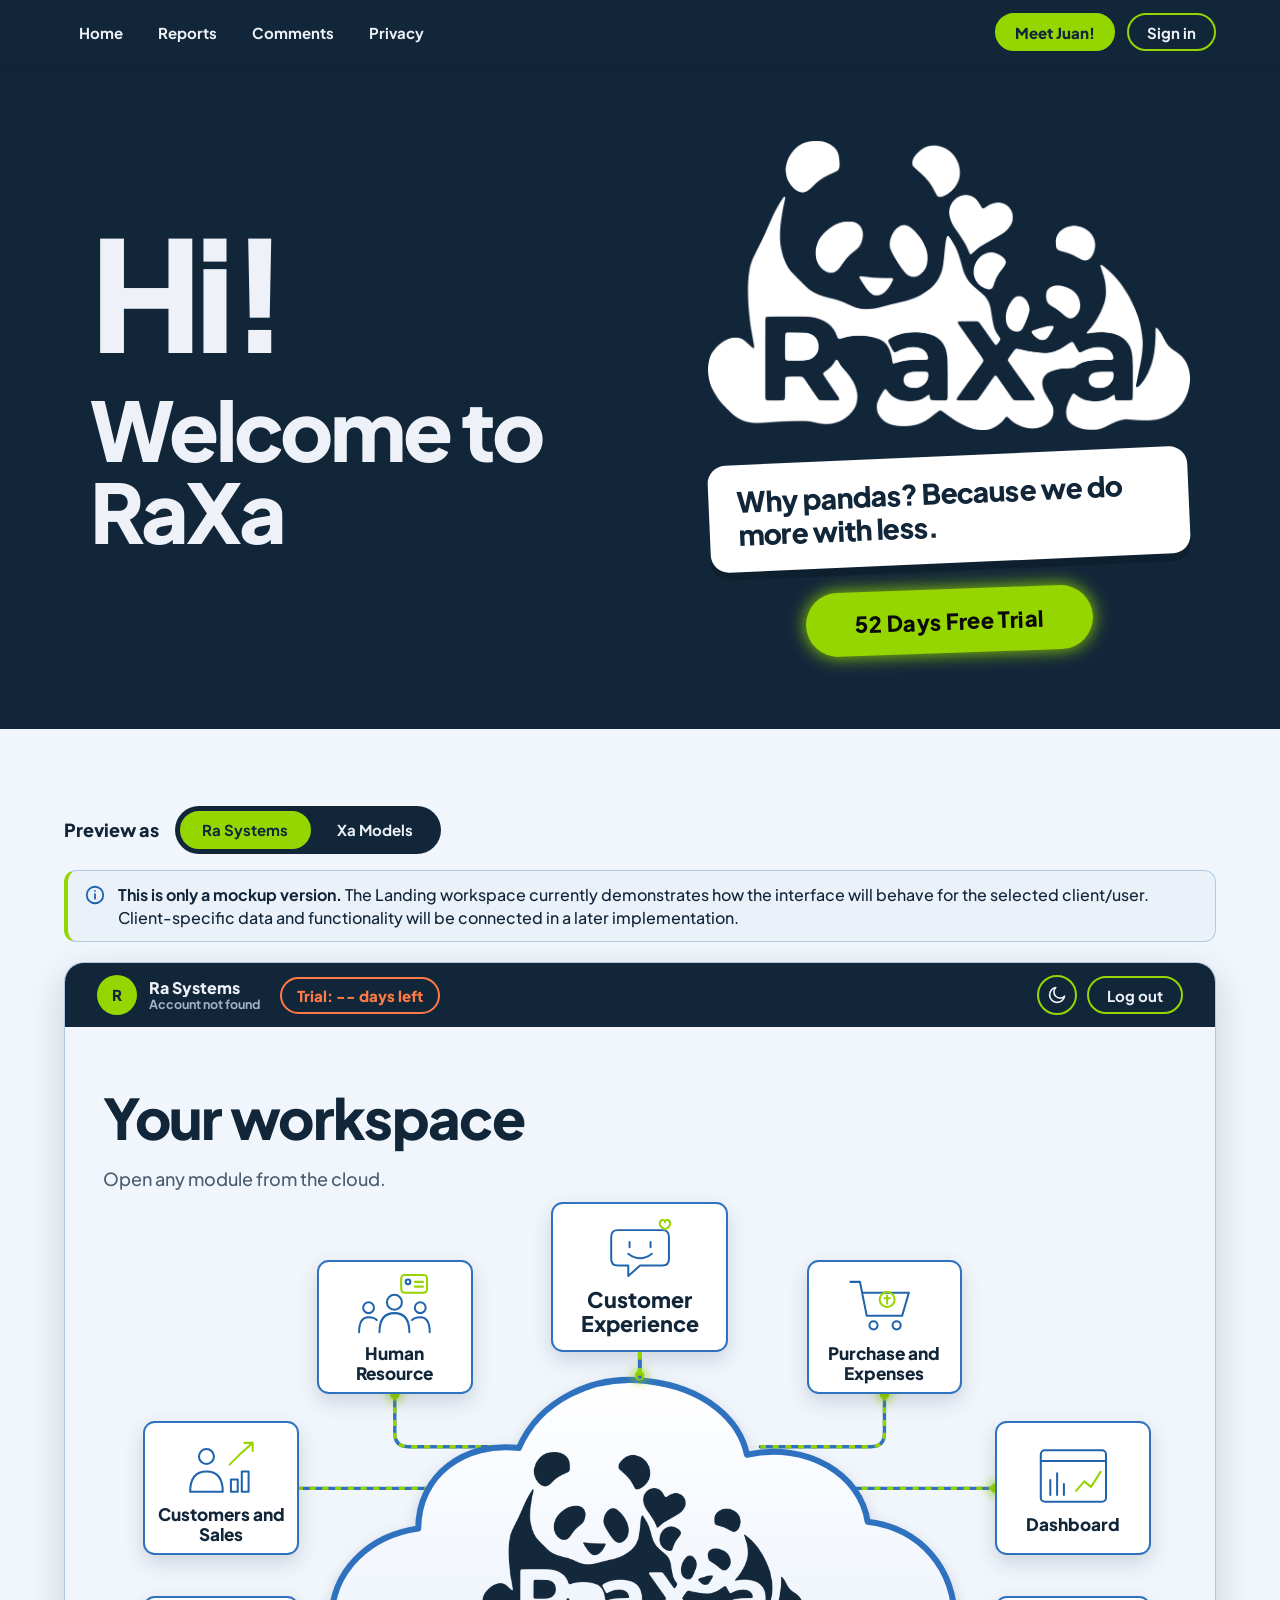
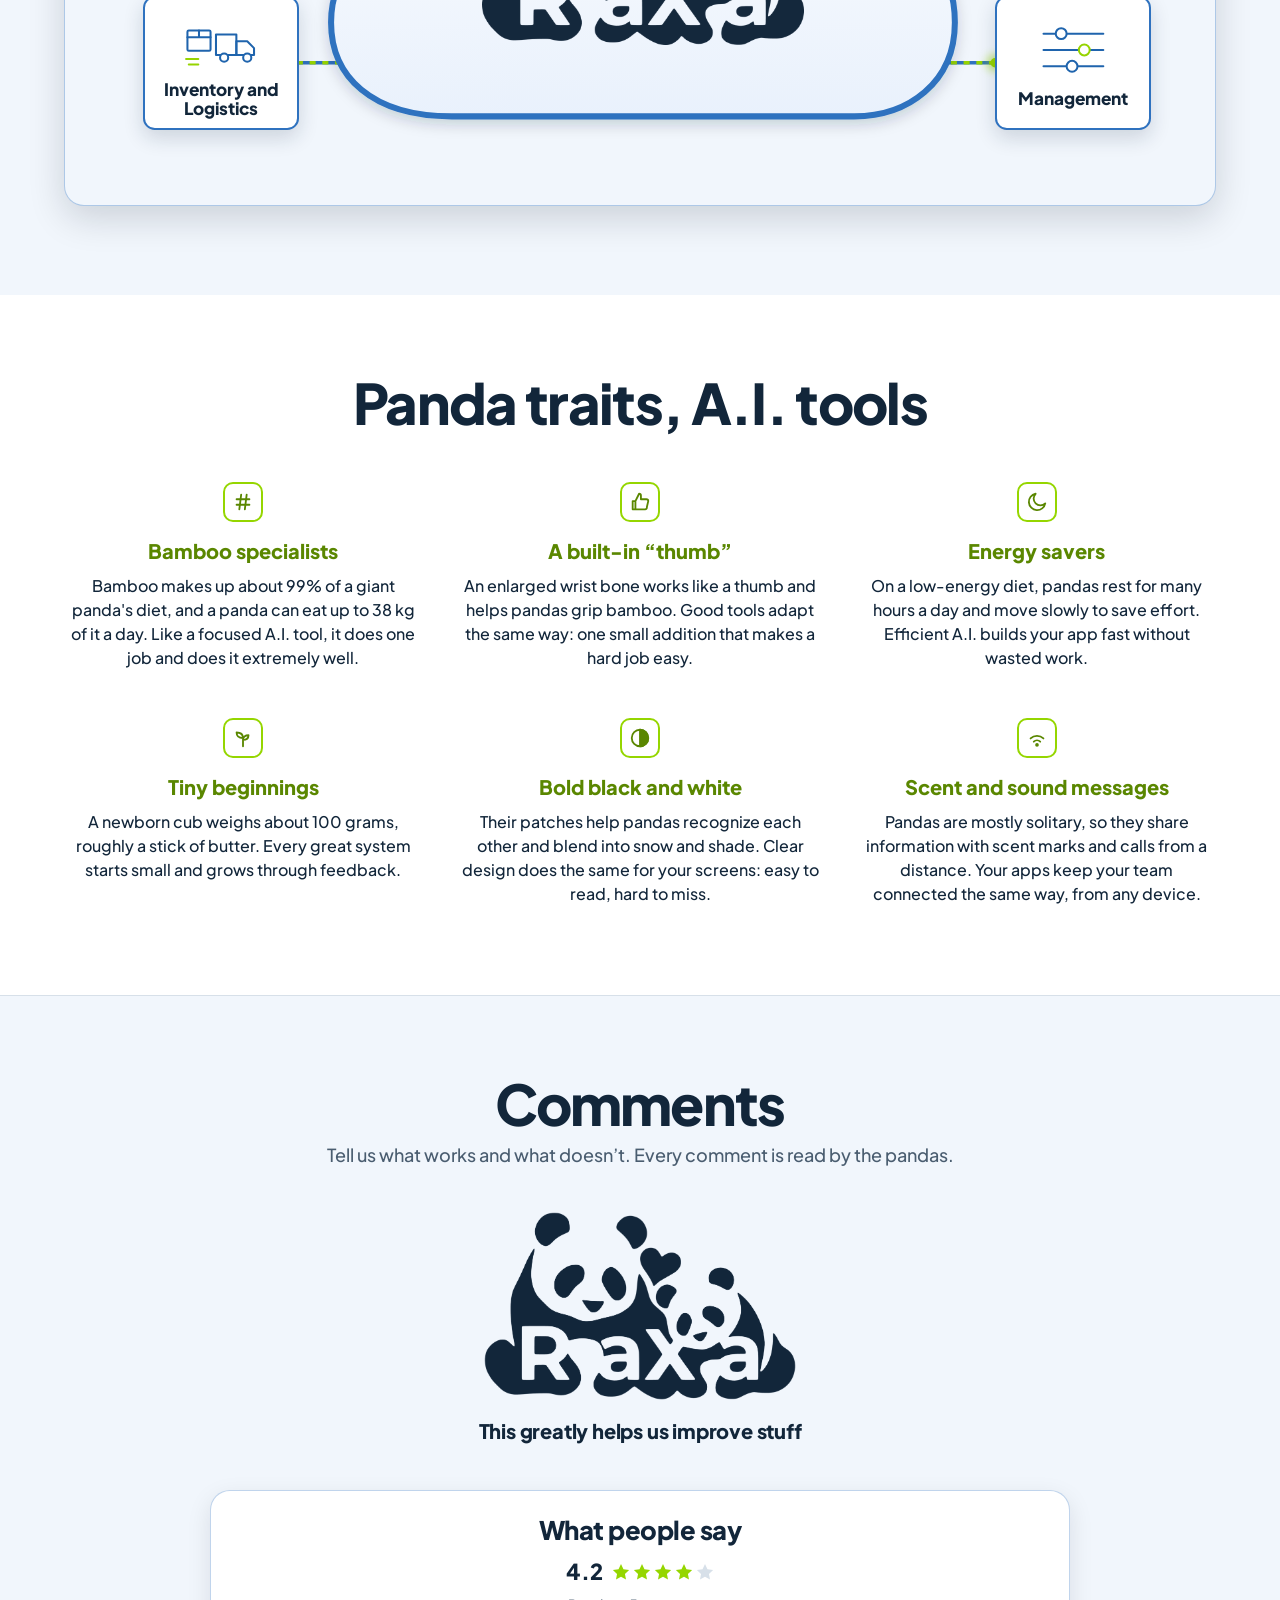
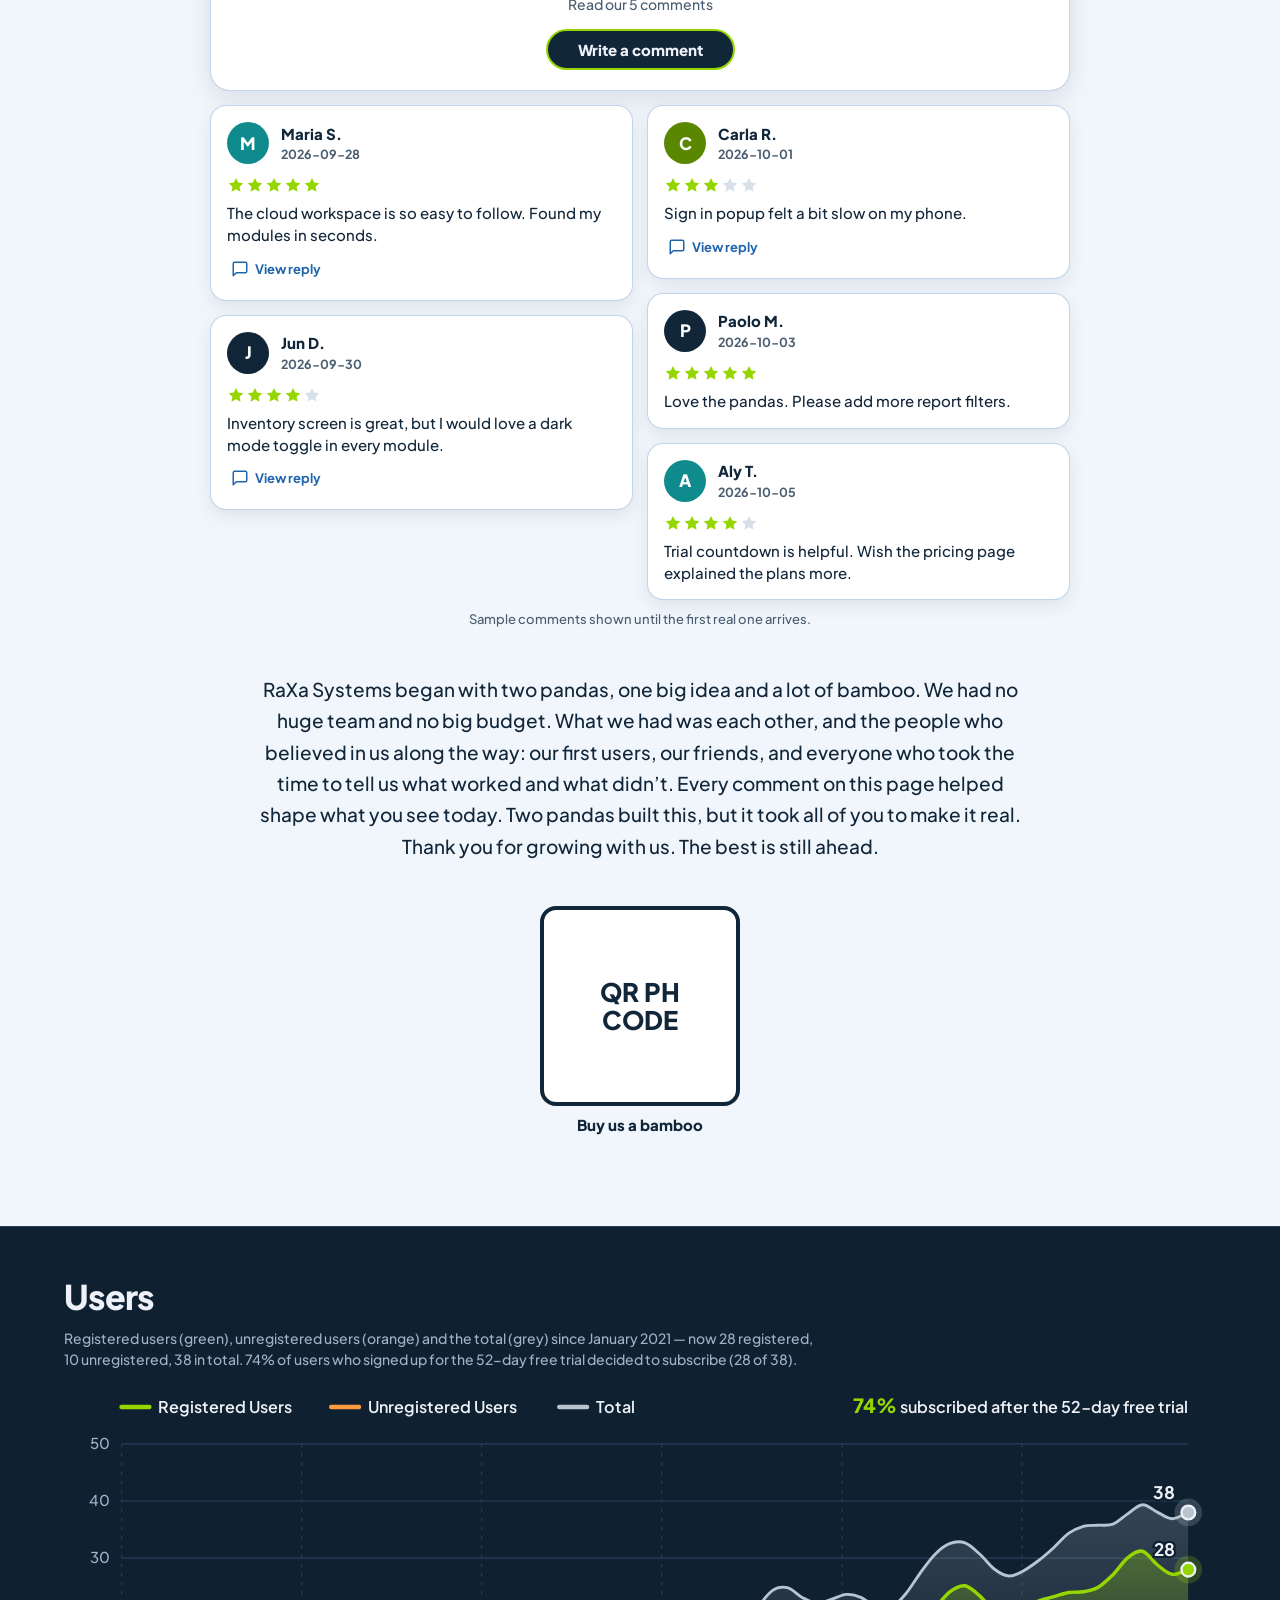
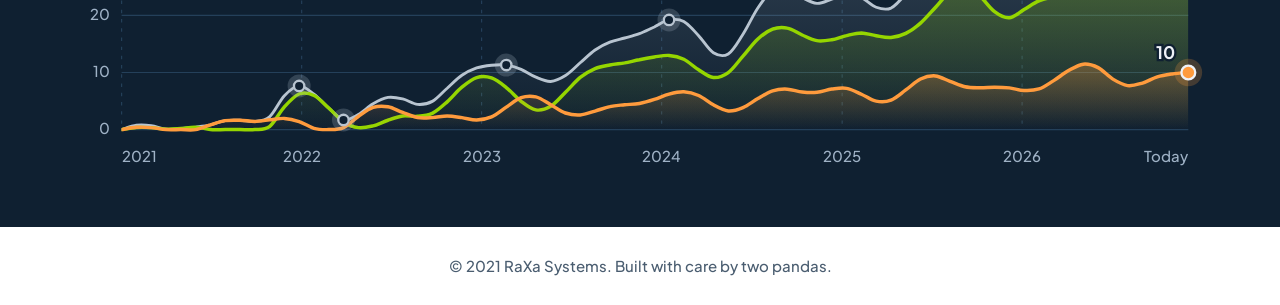
<file: index.html>
<!DOCTYPE html>
<html lang="en" data-theme="light">
<head>
  <meta charset="utf-8">
  <meta name="viewport" content="width=device-width, initial-scale=1">
  <title>RaXa Systems</title>
  <link rel="icon" type="image/png" href="assets/logo.png">
  <link rel="apple-touch-icon" href="assets/logo.png">

  <link rel="preconnect" href="https://fonts.googleapis.com">
  <link rel="preconnect" href="https://fonts.gstatic.com" crossorigin>
  <link href="https://fonts.googleapis.com/css2?family=Plus+Jakarta+Sans:wght@500;700;800&display=swap" rel="stylesheet">

  <link rel="stylesheet" href="assets/button1green.css">
  <link rel="stylesheet" href="assets/module1light.css" id="moduleCss">

  <style>
    :root {
      --bg: #ffffff;
      --sec: #f1f6fc;
      --ink: #12263a;
      --sub: #4a5d70;
      --rx-blue: #2f72bf;
      --rx-ico: #1f64ad;
      --rx-lime: #95d600;
      --rx-tile-bg: #ffffff;
      --rx-tile-text: #12263a;
      --rx-cloud-1: #ffffff;
      --rx-cloud-2: #eaf2fb;
      --rx-chart-line: #12263a;
      --rx-chart-grid: #d7e0e9;
      --rx-chart-muted: #5b6b7b;
      --rx-chart-bg: #f1f6fc;
      --rx-chart-text: #12263a;
      --rx-chart-registered: #6fbf00;
      --rx-chart-total: #7d8b9a;
      --rx-chart-unregistered: #ff8a1f;
    }
    :root[data-theme="dark"] {
      --bg: #0b1826;
      --sec: #0f2031;
      --ink: #eef1f7;
      --sub: #9fb2c6;
      --rx-blue: #3d86d6;
      --rx-ico: #7db8f0;
      --rx-tile-bg: #14293e;
      --rx-tile-text: #eef1f7;
      --rx-cloud-1: #1a3652;
      --rx-cloud-2: #11263a;
      --rx-chart-line: #eef1f7;
      --rx-chart-grid: #24405a;
      --rx-chart-muted: #9fb2c6;
      --rx-chart-bg: #0f2031;
      --rx-chart-text: #eef1f7;
      --rx-chart-registered: #95d600;
      --rx-chart-total: #b8c4d0;
      --rx-chart-unregistered: #ff9b3d;
    }

    * { box-sizing: border-box; }
    html, body { margin: 0; }
    body {
      background: var(--bg);
      color: var(--ink);
      font: 500 clamp(16px, .4vw + 14px, 18px)/1.5 "Plus Jakarta Sans", system-ui, sans-serif;
    }

    html { scroll-behavior: smooth; scroll-padding-top: 72px; }
    @media (prefers-reduced-motion: reduce) { html { scroll-behavior: auto; } }

    /* ---------- Top nav (deep blue = Welcome text colour, hover = Explore Workspace green) ---------- */
    .nav {
      --nav-bg: #12263a;
      position: sticky; top: 0; z-index: 500;
      display: flex; align-items: center; justify-content: space-between; gap: 16px;
      padding: 0 clamp(16px, 5vw, 64px);
      min-height: 64px;
      background: var(--nav-bg);
      box-shadow: 0 2px 14px rgba(8, 18, 30, .25);
    }
    :root[data-theme="dark"] .nav { border-bottom: 1px solid #24405a; }
    .nav-links {
      display: flex; align-items: center; gap: 4px;
      list-style: none; margin: 0; padding: 0;
    }
    .nav-links a, .nav-signin, .nav-meet {
      display: inline-block;
      font: 700 clamp(13px, .3vw + 12px, 15px) "Plus Jakarta Sans", system-ui, sans-serif;
      color: #eef1f7;
      text-decoration: none;
      padding: .6em clamp(10px, 1.2vw, 16px);
      border-radius: 99px;
      transition: background .15s, color .15s;
      white-space: nowrap;
    }
    .nav-links a:hover, .nav-links a:focus-visible,
    .nav-signin:hover, .nav-signin:focus-visible {
      background: var(--rx-lime);
      color: #12263a;
    }
    .nav-links a:focus-visible, .nav-signin:focus-visible { outline: 3px solid #ffb703; outline-offset: 2px; }
    .nav-meet { background: var(--rx-lime); color: #12263a; font-weight: 800; padding: .5em clamp(12px, 1.4vw, 18px); border: 2px solid var(--rx-lime); }
    .nav-meet:hover, .nav-meet:focus-visible { background: #b4ee1f; border-color: #b4ee1f; color: #12263a; outline: 3px solid #ffb703; outline-offset: 2px; }
    .nav-meet:hover { outline: none; }
    .nav-signin { border: 2px solid var(--rx-lime); padding: .5em clamp(12px, 1.4vw, 18px); cursor: pointer; }
    .nav-actions { display: flex; align-items: center; gap: 12px; }

    @media (max-width: 820px) {
      .nav { flex-wrap: wrap; padding-top: 8px; padding-bottom: 8px; }
      .nav-links { order: 3; width: 100%; overflow-x: auto; padding-bottom: 4px; }
    }

    /* ---------- Sign in pop up: shows the stand-alone login.html inside a dialog ---------- */
    .login-dialog {
      width: min(460px, calc(100vw - 24px));
      height: min(780px, calc(100dvh - 24px));
      margin: auto; padding: 0;
      overflow: hidden;
      background: var(--bg);
      border: 0; border-radius: 24px;
      box-shadow: 0 24px 60px rgba(0, 0, 0, .4);
    }
    .login-dialog::backdrop { background: rgba(13, 28, 43, .75); backdrop-filter: blur(3px); }
    .login-dialog[open] { animation: loginPop .2s ease-out; }
    @keyframes loginPop { from { transform: translateY(12px) scale(.98); opacity: 0; } to { transform: none; opacity: 1; } }
    .login-frame { display: block; width: 100%; height: 100%; border: 0; background: var(--bg); }
    .login-close {
      position: absolute; top: 10px; right: 10px; z-index: 2;
      width: 38px; height: 38px; border: 0; border-radius: 50%;
      background: transparent; color: var(--sub);
      font: 700 26px/1 "Plus Jakarta Sans", system-ui, sans-serif; cursor: pointer;
    }
    .login-close:hover { background: color-mix(in srgb, var(--rx-blue) 22%, transparent); color: var(--ink); }
    .login-dialog :is(a, button):focus-visible { outline: 3px solid #ffb703; outline-offset: 3px; }
    body.login-open { overflow: hidden; }
    @media (prefers-reduced-motion: reduce) { .login-dialog[open] { animation: none; } }

    .wrap { max-width: 1280px; margin: 0 auto; }

    /* ---------- Hero: navy, text left / logo + button right ---------- */
    .hero { background: #12263a; color: #eef1f7; overflow: hidden; }
    .hero-inner {
      max-width: 1280px; margin: 0 auto;
      display: grid; grid-template-columns: 1.15fr 1fr; align-items: center;
      gap: clamp(24px, 5vw, 80px);
      padding: clamp(32px, 6vw, 80px) clamp(16px, 7vw, 100px);
    }
    .hero-hi {
      font-size: clamp(72px, 12vw, 170px);
      font-weight: 800; line-height: .95; letter-spacing: -.04em;
      margin: 0 0 clamp(8px, 2vw, 24px);
    }
    .hero h1 {
      margin: 0 0 clamp(14px, 2vw, 24px);
      font-size: clamp(40px, 6.4vw, 92px);
      line-height: 1; letter-spacing: -.04em; font-weight: 800;
      max-width: 7em;
    }
    .hero-bubble {
      display: inline-block; margin: 0; max-width: 480px;
      padding: .7em 1em;
      background: #fff; color: #12263a;
      font-size: clamp(18px, 2.2vw, 30px); font-weight: 800; line-height: 1.2; letter-spacing: -.02em;
      border-radius: 18px;
      transform: rotate(-2.5deg);
      box-shadow: 0 8px 0 rgba(8, 18, 30, .35);
    }
    .hero-side { display: flex; flex-direction: column; align-items: center; gap: clamp(14px, 2vw, 28px); }
    .hero-img { display: block; width: min(100%, 520px); height: auto; }
    .hero-btn { transform: rotate(-2deg); }

    @media (max-width: 820px) {
      .hero-inner { grid-template-columns: 1fr; }
      .hero-side { align-items: center; }
    }

    .band {
      background: var(--sec);
      padding: clamp(40px, 6vw, 80px) clamp(16px, 5vw, 64px) clamp(48px, 7vw, 90px);
    }
    .band h2 {
      margin: 0 auto 6px;
      max-width: 1280px;
      font-size: clamp(32px, 5vw, 56px);
      letter-spacing: -.03em;
      font-weight: 800;
    }
    .band > .wrap > p { margin: 0 0 28px; color: var(--sub); max-width: 760px; }

    .users { border-top: 1px solid var(--rx-chart-grid); }
    .users-chart { display: block; width: 100%; height: auto; }

    /* Panda traits: always white, navy text, green titles/icons (same in light and dark theme) */
    .traits { background: #ffffff; color: #12263a; padding: clamp(40px, 6vw, 80px) clamp(16px, 5vw, 64px) clamp(48px, 7vw, 90px); }
    .traits h2 {
      margin: 0 0 clamp(28px, 4vw, 48px); text-align: center; color: #12263a;
      font-size: clamp(32px, 5vw, 56px); letter-spacing: -.03em; font-weight: 800; line-height: 1.1;
    }
    .trait-grid { display: grid; grid-template-columns: repeat(3, 1fr); gap: clamp(28px, 4vw, 48px) clamp(20px, 3vw, 40px); }
    .trait { text-align: center; }
    .trait-ico {
      display: inline-flex; align-items: center; justify-content: center;
      width: 40px; height: 40px; margin-bottom: 14px;
      color: #5a8700; border: 2px solid var(--rx-lime); border-radius: 10px;
    }
    .trait-ico svg { width: 22px; height: 22px; }
    .trait h3 { margin: 0 0 8px; font-size: clamp(17px, .5vw + 15px, 20px); font-weight: 800; color: #5a8700; }
    .trait p { margin: 0 auto; max-width: 34ch; font-size: clamp(14px, .3vw + 13px, 16px); color: #12263a; }
    @media (max-width: 900px) { .trait-grid { grid-template-columns: repeat(2, 1fr); } }
    @media (max-width: 560px) { .trait-grid { grid-template-columns: 1fr; } }

    footer {
      padding: 28px 16px;
      text-align: center;
      color: var(--sub);
      font-size: 15px;
    }

    /* ---------- Landing mockup (client selector, notice, landing.html nav + workspace) ---------- */
    .lm-picker { display: flex; flex-wrap: wrap; align-items: center; gap: 10px 16px; margin: 0 0 16px; }
    .lm-picker-label { font-weight: 800; color: var(--ink); }
    .lm-seg {
      display: inline-flex; flex-wrap: wrap; gap: 4px; padding: 4px;
      background: #12263a; border: 1px solid transparent; border-radius: 99px;
    }
    :root[data-theme="dark"] .lm-seg { border-color: #24405a; }
    .lm-seg button {
      padding: .5em clamp(14px, 1.6vw, 22px);
      background: transparent; color: #eef1f7;
      border: 2px solid transparent; border-radius: 99px;
      font: 700 clamp(13px, .3vw + 12px, 15px) "Plus Jakarta Sans", system-ui, sans-serif;
      white-space: nowrap; cursor: pointer;
      transition: background .15s, color .15s, border-color .15s;
    }
    .lm-seg button:hover { border-color: var(--rx-lime); }
    .lm-seg button[aria-checked="true"] { background: var(--rx-lime); border-color: var(--rx-lime); color: #12263a; }

    .lm-notice {
      display: flex; align-items: flex-start; gap: 12px;
      margin: 0 0 20px; padding: 12px 16px;
      background: color-mix(in srgb, var(--rx-blue) 10%, var(--bg));
      border: 1px solid color-mix(in srgb, var(--rx-blue) 30%, transparent);
      border-left: 4px solid var(--rx-lime);
      border-radius: 12px;
      color: var(--ink);
    }
    .lm-notice svg { flex: none; width: 22px; height: 22px; margin-top: 1px; color: var(--rx-ico); }
    .lm-notice p { margin: 0; max-width: none; color: var(--ink); font-size: clamp(14px, .3vw + 13px, 16px); line-height: 1.45; }

    .lm {
      --trial: #ff7a45; --trial-late: #ff4d4f;
      background: var(--sec);
      border: 1px solid color-mix(in srgb, var(--rx-blue) 35%, transparent);
      border-radius: 20px;
      box-shadow: 0 12px 36px rgba(8, 18, 30, .16);
    }
    .lm-nav {
      display: flex; align-items: center; gap: clamp(10px, 2vw, 20px); flex-wrap: wrap;
      min-height: 64px; padding: 8px clamp(14px, 3vw, 32px);
      background: #12263a; border-radius: 19px 19px 0 0;
    }
    :root[data-theme="dark"] .lm-nav { border-bottom: 1px solid #24405a; }
    .lm-user { display: flex; align-items: center; gap: 12px; min-width: 0; }
    .lm-avatar {
      flex: none; display: grid; place-items: center; width: 40px; height: 40px;
      background: var(--rx-lime); color: #12263a; border-radius: 50%;
      font-weight: 800; font-size: 15px; letter-spacing: -.02em;
    }
    .lm-who { min-width: 0; line-height: 1.2; }
    .lm-who-name {
      display: block; max-width: min(46vw, 320px);
      color: #eef1f7; font-weight: 800; font-size: clamp(14px, .4vw + 13px, 16px);
      white-space: nowrap; overflow: hidden; text-overflow: ellipsis;
    }
    .lm-who-id { display: block; color: #9fb2c6; font-weight: 700; font-size: 12.5px; }
    .lm-trial {
      display: inline-block; padding: .45em 1em;
      color: var(--trial); border: 2px solid var(--trial); border-radius: 99px;
      font: 800 clamp(13px, .3vw + 12px, 15px) "Plus Jakarta Sans", system-ui, sans-serif;
      font-variant-numeric: tabular-nums; white-space: nowrap;
    }
    .lm-trial.is-ended { color: var(--trial-late); border-color: var(--trial-late); }
    .lm-trial.is-loading { opacity: .6; }
    .lm-actions { margin-left: auto; display: flex; align-items: center; gap: 10px; }
    .lm-logout {
      padding: .5em clamp(12px, 1.4vw, 18px);
      background: transparent; color: #eef1f7;
      border: 2px solid var(--rx-lime); border-radius: 99px;
      font: 700 clamp(13px, .3vw + 12px, 15px) "Plus Jakarta Sans", system-ui, sans-serif;
      text-decoration: none; white-space: nowrap; cursor: pointer;
      transition: background .15s, color .15s;
    }
    .lm-logout:hover, .lm-logout:focus-visible { background: var(--rx-lime); color: #12263a; }
    .lm-theme {
      display: grid; place-items: center; width: 40px; height: 40px; padding: 0;
      background: transparent; color: #eef1f7;
      border: 2px solid var(--rx-lime); border-radius: 50%; cursor: pointer;
      transition: background .15s, color .15s;
    }
    .lm-theme:hover, .lm-theme:focus-visible { background: var(--rx-lime); color: #12263a; }
    .lm-theme svg { width: 20px; height: 20px; }
    .lm-theme .i-sun { display: none; }
    :root[data-theme="dark"] .lm-theme .i-sun { display: block; }
    :root[data-theme="dark"] .lm-theme .i-moon { display: none; }

    .lm-band { padding: clamp(24px, 4vw, 48px) clamp(14px, 3vw, 40px) clamp(24px, 4vw, 48px); }
    .lm-band h2 { margin: 0 0 6px; max-width: none; font-size: clamp(32px, 5vw, 56px); letter-spacing: -.03em; font-weight: 800; }
    .lm-band > p { margin: 0 0 28px; color: var(--sub); max-width: 760px; }

    /* shows what changed when the client is switched */
    .lm.is-switching .lm-user, .lm.is-switching .lm-trial { animation: lmSwap .22s ease-out; }
    @keyframes lmSwap { from { opacity: 0; transform: translateY(4px); } to { opacity: 1; transform: none; } }
    @media (prefers-reduced-motion: reduce) { .lm.is-switching .lm-user, .lm.is-switching .lm-trial { animation: none; } }

    /* module opened inside the mockup */
    .lm-view { padding: clamp(16px, 3vw, 32px) clamp(14px, 3vw, 40px) clamp(24px, 4vw, 48px); }
    .lm-view-bar { display: flex; align-items: center; gap: 12px 18px; flex-wrap: wrap; margin: 0 0 16px; }
    .lm-view-title { margin: 0; font-size: clamp(24px, 3.4vw, 38px); letter-spacing: -.02em; font-weight: 800; color: var(--ink); }
    .lm-back {
      padding: .5em clamp(14px, 1.6vw, 20px);
      background: #12263a; color: #eef1f7;
      border: 2px solid var(--rx-lime); border-radius: 99px;
      font: 700 clamp(13px, .3vw + 12px, 15px) "Plus Jakarta Sans", system-ui, sans-serif;
      white-space: nowrap; cursor: pointer;
      transition: background .15s, color .15s;
    }
    .lm-back:hover, .lm-back:focus-visible { background: var(--rx-lime); color: #12263a; }
    .lm-frame {
      display: block; width: 100%; height: clamp(520px, 78vh, 860px);
      background: var(--bg); border: 1px solid color-mix(in srgb, var(--rx-blue) 30%, transparent); border-radius: 14px;
    }
    .lm-soon {
      padding: clamp(32px, 6vw, 72px) clamp(16px, 4vw, 48px); text-align: center;
      background: var(--bg); color: var(--sub);
      border: 2px dashed color-mix(in srgb, var(--rx-blue) 35%, transparent); border-radius: 14px;
    }
    .lm-soon h4 { margin: 0 0 8px; font-size: clamp(20px, 2.4vw, 28px); font-weight: 800; color: var(--ink); }
    .lm-soon p { margin: 0 auto; max-width: 46ch; }

    .lm :is(a, button):focus-visible, .lm-seg button:focus-visible { outline: 3px solid #ffb703; outline-offset: 3px; }

    /* ---------- Feedback / comments section (same tokens as the rest of the page) ---------- */
    .fb { background: var(--sec); padding: clamp(40px, 6vw, 80px) clamp(16px, 5vw, 64px) clamp(48px, 7vw, 90px); border-top: 1px solid var(--rx-chart-grid); }
    .fb h2 { margin: 0 0 6px; font-size: clamp(32px, 5vw, 56px); letter-spacing: -.03em; font-weight: 800; line-height: 1.1; }
    .fb-lead { margin: 0 0 clamp(24px, 4vw, 40px); color: var(--sub); max-width: 760px; }
    .fb-grid {
      display: grid; grid-template-columns: minmax(0, 1fr);
      grid-template-areas: "brand" "list" "text" "qr";
      gap: clamp(20px, 3vw, 36px) clamp(20px, 4vw, 56px); align-items: start;
    }
        .fb-brand { grid-area: brand; display: flex; flex-direction: column; align-items: center; text-align: center; gap: 12px; }
    .fb-list  { grid-area: list; }
    .fb-text  { grid-area: text; }
    .fb-qr    { grid-area: qr; justify-self: end; text-align: center; }

    .fb-card { background: var(--bg); border: 1px solid color-mix(in srgb, var(--rx-blue) 30%, transparent); border-radius: 20px; box-shadow: 0 8px 24px rgba(8, 18, 30, .10); }
    .fb-form { display: flex; flex-direction: column; gap: 14px; padding: clamp(16px, 2.4vw, 28px); }
    .fb-form label, .fb-stars-label { font-weight: 800; font-size: 15px; color: var(--ink); }
    .fb-form input[type="text"], .fb-form input[type="email"], .fb-form textarea {
      width: 100%; padding: .7em .9em; margin-top: 6px;
      background: var(--sec); color: var(--ink);
      border: 2px solid color-mix(in srgb, var(--rx-blue) 35%, transparent); border-radius: 12px;
      font: 500 16px/1.4 "Plus Jakarta Sans", system-ui, sans-serif;
    }
    .fb-form textarea { min-height: 220px; resize: vertical; }
    .fb-form :is(input, textarea):focus, .fb-form :is(input, textarea):focus-visible { outline: none; border-color: var(--rx-blue); }
    .fb-stars { display: flex; align-items: center; gap: 4px; margin-top: 6px; flex-wrap: wrap; }
    .fb-star { width: 38px; height: 38px; padding: 0; display: grid; place-items: center; background: transparent; border: 0; border-radius: 10px; cursor: pointer; color: var(--rx-chart-grid); transition: color .12s, transform .12s; }
    .fb-star svg { width: 28px; height: 28px; fill: currentColor; }
    .fb-star.on { color: var(--rx-lime); }
    .fb-star:hover { transform: scale(1.12); }
    .fb-star:focus, .fb-star:focus-visible { outline: none; }
    .fb-star:focus-visible { transform: scale(1.12); }
    .fb-score { margin-left: 8px; font-weight: 800; color: var(--sub); font-variant-numeric: tabular-nums; }
    .fb-submit { align-self: flex-start; padding: .65em 1.8em; background: #12263a; color: #eef1f7; border: 2px solid var(--rx-lime); border-radius: 99px; font: 800 16px "Plus Jakarta Sans", system-ui, sans-serif; cursor: pointer; transition: background .15s, color .15s; }
    .fb-submit:hover, .fb-submit:focus-visible { background: var(--rx-lime); color: #12263a; }
    .fb-submit:focus, .fb-submit:focus-visible { outline: none; }
    .fb-submit[disabled] { opacity: .6; cursor: progress; }
    .fb-status { margin: 0; min-height: 1.4em; font-size: 14px; font-weight: 700; color: var(--sub); }
    .fb-status.ok { color: #3f7a00; }
    :root[data-theme="dark"] .fb-status.ok { color: var(--rx-lime); }
    .fb-status.err { color: #d93636; }

    .fb-logo { width: clamp(200px, 28vw, 320px); height: auto; object-fit: contain; background: none; border: 0; border-radius: 0; padding: 0; }
    .fb-brand p { margin: 0; max-width: 28ch; font-weight: 800; font-size: clamp(17px, .5vw + 15px, 20px); letter-spacing: -.01em; }

    .fb-list-head { display: flex; justify-content: space-between; padding: 0 6px 8px; font-weight: 800; font-size: 14px; color: var(--sub); }
    .fb-rows { list-style: none; margin: 0; padding: 0; display: grid; gap: 10px; }
    .fb-row { display: grid; grid-template-columns: minmax(0, 1fr) auto; gap: 8px 16px; align-items: start; padding: 12px 16px; background: var(--bg); border: 1px solid color-mix(in srgb, var(--rx-blue) 30%, transparent); border-radius: 14px; }
    .fb-who { font-weight: 800; font-size: 15px; }
    .fb-when { margin-left: 8px; font-weight: 700; font-size: 12.5px; color: var(--sub); }
    .fb-msg { margin: 2px 0 0; font-size: 15px; line-height: 1.45; overflow-wrap: anywhere; }
    .fb-reply { margin: 8px 0 0; padding: 6px 12px; border-left: 4px solid var(--rx-lime); background: var(--sec); border-radius: 0 10px 10px 0; font-size: 14px; color: var(--sub); }
    .fb-reply b { color: var(--ink); }
    .fb-rate { display: inline-flex; gap: 1px; white-space: nowrap; }
    .fb-rate svg { width: 16px; height: 16px; fill: var(--rx-chart-grid); }
    .fb-rate svg.on { fill: var(--rx-lime); }
    .fb-empty { padding: 16px; text-align: center; color: var(--sub); }
    .fb-note { margin: 10px 6px 0; font-size: 13px; color: var(--sub); }

    .fb-text { min-height: 120px; padding: clamp(14px, 2vw, 24px); color: var(--ink); }
    .fb-text p { margin: 0; color: var(--sub); }
    .fb-qr-box { width: clamp(150px, 18vw, 200px); aspect-ratio: 1; display: grid; place-items: center; background: #fff; color: #12263a; border: 4px solid #12263a; border-radius: 16px; font-weight: 800; font-size: clamp(20px, 2vw, 26px); line-height: 1.1; }
    .fb-qr-box img { width: 100%; height: 100%; object-fit: contain; border-radius: 10px; }
    .fb-qr figcaption { margin-top: 8px; font-weight: 800; font-size: 15px; }

    /* review cards (masonry), summary card, small "View reply" toggle */
    .fb-summary { display: flex; flex-direction: column; align-items: center; gap: 6px; padding: 20px; margin-bottom: 14px; text-align: center; }
    .fb-summary h3 { margin: 0; font-size: clamp(20px, 2vw, 26px); font-weight: 800; letter-spacing: -.02em; }
    .fb-avg { display: flex; align-items: center; gap: 8px; font-weight: 800; font-size: 22px; }
    .fb-avg .fb-rate svg { width: 20px; height: 20px; }
    .fb-summary p { margin: 0; color: var(--sub); font-size: 14px; }
    .fb-write { margin-top: 8px; padding: .6em 2em; background: #12263a; color: #eef1f7; border: 2px solid var(--rx-lime); border-radius: 99px; font: 800 15px "Plus Jakarta Sans", system-ui, sans-serif; cursor: pointer; transition: background .15s, color .15s; }
    .fb-write:hover { background: var(--rx-lime); color: #12263a; }
    .fb-write:focus, .fb-write:focus-visible { outline: none; }
    .fb-rows { display: block; columns: 2 240px; column-gap: 14px; }
    .fb-row { display: block; break-inside: avoid; margin: 0 0 14px; padding: 16px; border-radius: 16px; box-shadow: 0 6px 18px rgba(8, 18, 30, .08); }
    .fb-top { display: flex; align-items: center; gap: 12px; }
    .fb-av { flex: none; display: grid; place-items: center; width: 42px; height: 42px; border-radius: 50%; color: #fff; font-weight: 800; font-size: 17px; }
    .fb-row > .fb-rate { margin: 12px 0 6px; }
    .fb-row .fb-rate svg { width: 18px; height: 18px; }
    .fb-foot { margin-top: 10px; }
    .fb-vr { display: inline-flex; align-items: center; gap: 6px; padding: 4px 8px 4px 4px; background: transparent; border: 0; border-radius: 8px; color: var(--rx-ico); font: 700 13px "Plus Jakarta Sans", system-ui, sans-serif; cursor: pointer; }
    .fb-vr svg { width: 18px; height: 18px; fill: none; stroke: currentColor; stroke-width: 2; stroke-linecap: round; stroke-linejoin: round; }
    .fb-vr:hover { text-decoration: underline; }
    .fb-vr:focus, .fb-vr:focus-visible { outline: none; }
    .fb-foot .fb-reply { margin-top: 8px; }
    .fb-dialog { width: min(520px, calc(100vw - 24px)); max-height: calc(100dvh - 24px); margin: auto; padding: 0; overflow: auto; background: var(--bg); color: var(--ink); border: 0; border-radius: 20px; box-shadow: 0 24px 60px rgba(0, 0, 0, .4); }
    .fb-dialog::backdrop { background: rgba(13, 28, 43, .75); backdrop-filter: blur(3px); }
    .fb-dialog[open] { animation: loginPop .2s ease-out; }
    .fb-dialog .fb-form { border: 0; box-shadow: none; background: transparent; padding-top: 48px; }
    .fb-dialog .fb-form textarea { min-height: 160px; }
    .fb-dialog-close { position: absolute; top: 10px; right: 10px; z-index: 2; width: 38px; height: 38px; border: 0; border-radius: 50%; background: transparent; color: var(--sub); font: 700 26px/1 "Plus Jakarta Sans", system-ui, sans-serif; cursor: pointer; }
    .fb-dialog-close:hover { background: color-mix(in srgb, var(--rx-blue) 22%, transparent); color: var(--ink); }
    .fb-dialog-close:focus, .fb-dialog-close:focus-visible { outline: none; }

    .fb-text { min-height: 0; padding: 0 clamp(4px, 1vw, 12px); }
    .fb-text p { max-width: 62ch; color: var(--ink); font-size: clamp(16px, .5vw + 14px, 19px); line-height: 1.65; }

    @media (max-width: 560px) { .fb-rows { columns: 1; } }
    /* proportions: scale logo, text, QR and cards together on every screen size */
    .fb-grid { align-items: center; }
    .fb-when { margin-left: 0; }
    .fb-qr { justify-self: center; }
    .fb-text p { max-width: 60ch; }
    /* everything centered in one column */
    .fb h2, .fb-lead { text-align: center; }
    .fb-lead { margin-left: auto; margin-right: auto; }
    .fb-grid { justify-items: center; gap: clamp(24px, 4vw, 44px); }
    .fb-list { width: min(100%, 860px); }
    .fb-note { text-align: center; }
    .fb-text { width: min(100%, 62ch); text-align: center; }
    .fb-text p { margin: 0 auto; }

    @media (max-width: 1000px) {
      .fb-logo { width: clamp(160px, 24vw, 240px); }
      .fb-brand p { font-size: 16px; }
    }
    @media (max-width: 860px) {
      .fb-logo { width: clamp(180px, 50vw, 260px); }
      .fb-text { text-align: center; }
      .fb-text p { margin: 0 auto; }
    }
    @media (max-width: 420px) {
      .fb-grid { gap: 20px; }
      .fb-summary { padding: 16px; }
      .fb-row { padding: 14px; }
      .fb-qr-box { width: 140px; }
    }


    @media (max-width: 860px) {
      .fb-grid { grid-template-columns: 1fr; grid-template-areas: "brand" "list" "text" "qr"; }
      .fb-qr { justify-self: center; }
    }

    /* Users: last section on the page, always dark (ignores the light/dark toggle) */
    .users {
      --sec: #0f2031; --ink: #eef1f7; --sub: #9fb2c6;
      --rx-chart-line: #eef1f7; --rx-chart-grid: #24405a; --rx-chart-muted: #9fb2c6;
      --rx-chart-bg: #0f2031; --rx-chart-text: #eef1f7;
      --rx-chart-registered: #95d600; --rx-chart-total: #b8c4d0; --rx-chart-unregistered: #ff9b3d;
      background: #0f2031; color: #eef1f7; border-top: 1px solid #24405a;
    }
    .users { padding: clamp(24px, 3.5vw, 44px) clamp(16px, 5vw, 64px) clamp(28px, 4vw, 52px); }
    .users h2 { font-size: clamp(24px, 3.2vw, 34px); }
    .users .wrap > p { margin-bottom: 14px; font-size: 14px; }
    .users-chart { max-width: none; width: 100%; }
  </style>
</head>
<body>

  <header class="nav" id="top">
    <nav aria-label="Main">
      <ul class="nav-links">
        <li><a href="#top" id="homeLink">Home</a></li>
        <li><a href="MocReport.html">Reports</a></li>
        <li><a href="#feedback">Comments</a></li>
        <li><a href="privacy%20stement.html">Privacy</a></li>
      </ul>
    </nav>
    <div class="nav-actions">
      <a class="nav-meet" href="Bricing.html">Meet Juan!</a>
      <!-- opens the stand-alone login page -->
      <a class="nav-signin" id="loginBtn" href="login.html" >Sign in</a>
    </div>
  </header>

  <main>

    <!-- Hero: navy section, text left, logo + button right -->
    <section class="hero">
      <div class="hero-inner">
        <div class="hero-text">
          <div class="hero-hi">Hi!</div>
          <h1>Welcome to RaXa</h1>
        </div>
        <div class="hero-side">
          <img class="hero-img" src="assets/logowhite.png" alt="RaXa">
          <p class="hero-bubble">Why pandas? Because we do more with less.</p>
          <a class="rx-btn-neon rx-btn-neon--wiggle hero-btn" href="ws-viewpag.html">52 Days Free Trial</a>
        </div>
      </div>
    </section>

    <!-- Your workspace: client selector + the Landing mockup (markup, cloud and tiles are the ones from landing.html) -->
    <section class="band" id="modules">
      <div class="wrap">

        <!-- client selector: buttons are built from MOCK_CLIENTS in the script below -->
        <div class="lm-picker">
          <span class="lm-picker-label" id="lmPickerLabel">Preview as</span>
          <div class="lm-seg" id="lmPicker" role="radiogroup" aria-labelledby="lmPickerLabel"></div>
        </div>

        <div class="lm-notice" role="note">
          <svg viewBox="0 0 24 24" fill="none" stroke="currentColor" stroke-width="2" stroke-linecap="round" stroke-linejoin="round" aria-hidden="true"><circle cx="12" cy="12" r="9"/><path d="M12 11v5M12 7.5v.01"/></svg>
          <p><strong>This is only a mockup version.</strong> The Landing workspace currently demonstrates how the interface will behave for the selected client/user. Client-specific data and functionality will be connected in a later implementation.</p>
        </div>

        <!-- Landing mockup: same nav (user + account ID, trial countdown, theme toggle, log out) and workspace as landing.html -->
        <div class="lm" id="landingMockup" data-client="" role="region" aria-label="Landing mockup">

          <header class="lm-nav">
            <div class="lm-user" id="lmUser">
              <span class="lm-avatar" id="lmAvatar" aria-hidden="true">R</span>
              <div class="lm-who">
                <span class="lm-who-name" id="lmName">&nbsp;</span>
                <span class="lm-who-id" id="lmAccountId">&nbsp;</span>
              </div>
            </div>
            <span class="lm-trial" id="lmTrial" role="status" aria-live="polite">Trial: -- days left</span>
            <div class="lm-actions">
              <button class="lm-theme" id="lmTheme" type="button" aria-label="Switch to dark theme">
                <svg class="i-moon" viewBox="0 0 24 24" fill="none" stroke="currentColor" stroke-width="2" stroke-linecap="round" stroke-linejoin="round" aria-hidden="true"><path d="M21 13.5A9 9 0 1 1 10.5 3a7 7 0 0 0 10.5 10.5Z"/></svg>
                <svg class="i-sun" viewBox="0 0 24 24" fill="none" stroke="currentColor" stroke-width="2" stroke-linecap="round" stroke-linejoin="round" aria-hidden="true"><circle cx="12" cy="12" r="4"/><path d="M12 2v2M12 20v2M4.9 4.9l1.4 1.4M17.7 17.7l1.4 1.4M2 12h2M20 12h2M4.9 19.1l1.4-1.4M17.7 6.3l1.4-1.4"/></svg>
              </button>
              <a class="lm-logout" href="login.html">Log out</a>
            </div>
          </header>

          <div class="lm-band" id="lmBand">
            <h2>Your workspace</h2>
            <p>Open any module from the cloud.</p>

            <div class="rx-map">
              <div class="rx-cloudbox">

                <!-- desktop: wires + cloud -->
                <svg class="rx-wires" viewBox="0 0 1600 800" aria-hidden="true">
                  <defs>
                    <filter id="rxGlow" x="-50%" y="-50%" width="200%" height="200%"><feGaussianBlur stdDeviation="6"/></filter>
                    <filter id="rxShadow" x="-20%" y="-20%" width="140%" height="150%"><feDropShadow dx="0" dy="8" stdDeviation="10" flood-color="#14283c" flood-opacity=".18"/></filter>
                    <linearGradient id="rxCloudFill" x1="0" y1="0" x2="0" y2="1">
                      <stop offset="0" style="stop-color:var(--rx-cloud-1,#fff)"/>
                      <stop offset="1" style="stop-color:var(--rx-cloud-2,#eaf2fb)"/>
                    </linearGradient>
                    <path id="rxW1" d="M435 260V318Q435 338 455 338H650"/>
                    <path id="rxW2" d="M270 400H570"/>
                    <path id="rxW3" d="M270 660H430"/>
                    <path id="rxW4" d="M800 232V300"/>
                    <path id="rxW5" d="M1165 260V318Q1165 338 1145 338H980"/>
                    <path id="rxW6" d="M1330 400H1080"/>
                    <path id="rxW7" d="M1330 660H1180"/>
                  </defs>

                  <g>
                    <use href="#rxW1" class="rx-wire"/><use href="#rxW1" class="rx-flow"/>
                    <use href="#rxW2" class="rx-wire"/><use href="#rxW2" class="rx-flow"/>
                    <use href="#rxW3" class="rx-wire"/><use href="#rxW3" class="rx-flow"/>
                    <use href="#rxW4" class="rx-wire"/><use href="#rxW4" class="rx-flow"/>
                    <use href="#rxW5" class="rx-wire"/><use href="#rxW5" class="rx-flow"/>
                    <use href="#rxW6" class="rx-wire"/><use href="#rxW6" class="rx-flow"/>
                    <use href="#rxW7" class="rx-wire"/><use href="#rxW7" class="rx-flow"/>
                  </g>

                  <g filter="url(#rxShadow)">
                    <path d="M520 740C400 740 340 680 340 600C340 520 400 470 470 460C470 380 540 330 620 340C650 270 730 230 810 240C900 250 950 300 960 350C1050 330 1130 380 1140 450C1220 460 1270 520 1270 600C1270 690 1200 740 1120 740Z"
                          fill="url(#rxCloudFill)" stroke="var(--rx-blue,#2f72bf)" stroke-width="9" stroke-linejoin="round"/>
                  </g>

                  <g>
                    <circle class="rx-dot-glow" cx="435"  cy="260" r="13" filter="url(#rxGlow)"/><circle class="rx-dot" cx="435"  cy="260" r="7"/>
                    <circle class="rx-dot-glow" cx="270"  cy="400" r="13" filter="url(#rxGlow)"/><circle class="rx-dot" cx="270"  cy="400" r="7"/>
                    <circle class="rx-dot-glow" cx="270"  cy="660" r="13" filter="url(#rxGlow)"/><circle class="rx-dot" cx="270"  cy="660" r="7"/>
                    <circle class="rx-dot-glow" cx="800"  cy="232" r="13" filter="url(#rxGlow)"/><circle class="rx-dot" cx="800"  cy="232" r="7"/>
                    <circle class="rx-dot-glow" cx="1165" cy="260" r="13" filter="url(#rxGlow)"/><circle class="rx-dot" cx="1165" cy="260" r="7"/>
                    <circle class="rx-dot-glow" cx="1330" cy="400" r="13" filter="url(#rxGlow)"/><circle class="rx-dot" cx="1330" cy="400" r="7"/>
                    <circle class="rx-dot-glow" cx="1330" cy="660" r="13" filter="url(#rxGlow)"/><circle class="rx-dot" cx="1330" cy="660" r="7"/>
                  </g>
                </svg>

                <!-- phone: cloud only -->
                <svg class="rx-cloud-m" viewBox="320 220 960 540" aria-hidden="true">
                  <defs>
                    <filter id="rxShadowM" x="-20%" y="-20%" width="140%" height="150%"><feDropShadow dx="0" dy="8" stdDeviation="10" flood-color="#14283c" flood-opacity=".18"/></filter>
                    <linearGradient id="rxCloudFillM" x1="0" y1="0" x2="0" y2="1">
                      <stop offset="0" style="stop-color:var(--rx-cloud-1,#fff)"/>
                      <stop offset="1" style="stop-color:var(--rx-cloud-2,#eaf2fb)"/>
                    </linearGradient>
                  </defs>
                  <g filter="url(#rxShadowM)">
                    <path d="M520 740C400 740 340 680 340 600C340 520 400 470 470 460C470 380 540 330 620 340C650 270 730 230 810 240C900 250 950 300 960 350C1050 330 1130 380 1140 450C1220 460 1270 520 1270 600C1270 690 1200 740 1120 740Z"
                          fill="url(#rxCloudFillM)" stroke="var(--rx-blue,#2f72bf)" stroke-width="9" stroke-linejoin="round"/>
                  </g>
                </svg>

                <div class="rx-logo" role="img" aria-label="RaXa"></div>
              </div>

              <!-- Module tiles: change each href to wherever that module should open -->
                <nav class="rx-tiles" aria-label="Modules">

                  <a class="rx-tile" href="#human-resource" data-module="human-resource" style="--x:19.94%;--y:7.5%">
                    <span class="rx-ext">&rarr;</span>
                    <svg viewBox="-58 -50 116 100" aria-hidden="true">
                      <circle cx="0" cy="-4" r="11"/><path d="M-22 40Q-22 12 0 12Q22 12 22 40"/>
                      <circle cx="-38" cy="4" r="8"/><path d="M-52 40Q-52 18 -38 18Q-30 18 -26 22"/>
                      <circle cx="38" cy="4" r="8"/><path d="M52 40Q52 18 38 18Q30 18 26 22"/>
                      <rect class="rx-hl" x="10" y="-44" width="38" height="26" rx="5"/><path class="rx-hl" d="M30 -34H42M30 -27H42"/><circle cx="20" cy="-34" r="3.5"/>
                    </svg>
                    <b>Human Resource</b>
                  </a>

                  <a class="rx-tile" href="#customers-sales" data-module="customers-sales" style="--x:3.75%;--y:37.5%">
                    <span class="rx-ext">&rarr;</span>
                    <svg viewBox="-58 -50 116 100" aria-hidden="true">
                      <circle cx="-22" cy="-14" r="11"/><path d="M-46 38Q-46 8 -22 8Q2 8 2 38Z"/>
                      <rect x="14" y="20" width="10" height="18"/><rect x="30" y="8" width="10" height="30"/>
                      <path class="rx-hl" d="M12 -2L26 -16L46 -34M34 -34H46V-22"/>
                    </svg>
                    <b>Customers and Sales</b>
                  </a>

                  <a class="rx-tile" href="#inventory-logistics" data-module="inventory-logistics" style="--x:3.75%;--y:70%">
                    <span class="rx-ext">&rarr;</span>
                    <svg viewBox="-58 -50 116 100" aria-hidden="true">
                      <rect x="-50" y="-14" width="34" height="30" rx="2"/><path d="M-50 -4H-16M-33 -14V-4"/>
                      <path d="M-8 -8H22V22H-8Z"/><path d="M22 2H38L48 12V22H22Z"/>
                      <circle class="rx-fill" cx="4" cy="26" r="6"/><circle class="rx-fill" cx="38" cy="26" r="6"/>
                      <path class="rx-hl" d="M-52 28H-34M-48 36H-34"/>
                    </svg>
                    <b>Inventory and Logistics</b>
                  </a>

                  <a class="rx-tile rx-tile--lg" href="#customer-experience" data-module="customer-experience" style="--x:41.75%;--y:1%;--w:16.5%;--h:28%">
                    <span class="rx-ext">&rarr;</span>
                    <svg viewBox="-58 -50 116 100" aria-hidden="true">
                      <path d="M-34 -30H34Q44 -30 44 -20V14Q44 24 34 24H0L-18 40V24H-34Q-44 24 -44 14V-20Q-44 -30 -34 -30Z"/>
                      <path d="M-16 -12V-4M16 -12V-4"/><path d="M-18 6Q0 20 18 6"/>
                      <path class="rx-hl" d="M46 -40C46 -46 38 -48 38 -42C38 -48 30 -46 30 -40C30 -35 38 -31 38 -31C38 -31 46 -35 46 -40Z"/>
                    </svg>
                    <b>Customer Experience</b>
                  </a>

                  <a class="rx-tile" href="#purchase-expenses" data-module="purchase-expenses" style="--x:65.56%;--y:7.5%">
                    <span class="rx-ext">&rarr;</span>
                    <svg viewBox="-58 -50 116 100" aria-hidden="true">
                      <path d="M-50 -34H-36L-26 16H26L36 -18H-32"/>
                      <circle class="rx-fill" cx="-16" cy="30" r="6"/><circle class="rx-fill" cx="18" cy="30" r="6"/>
                      <circle class="rx-hl" cx="4" cy="-8" r="11"/><path class="rx-hl" d="M4 -14V-2M0 -10H8"/>
                    </svg>
                    <b>Purchase and Expenses</b>
                  </a>

                  <a class="rx-tile" href="#dashboard" data-module="dashboard" style="--x:83.125%;--y:37.5%">
                    <span class="rx-ext">&rarr;</span>
                    <svg viewBox="-58 -50 116 100" aria-hidden="true">
                      <rect x="-48" y="-38" width="96" height="76" rx="6"/><path d="M-48 -22H48"/>
                      <path d="M-34 28V6M-24 28V-4M-14 28V12"/>
                      <path class="rx-hl" d="M4 22L16 8L26 16L40 -6"/>
                    </svg>
                    <b>Dashboard</b>
                  </a>

                  <a class="rx-tile" href="management.html" data-module="management" style="--x:83.125%;--y:70%">
                    <span class="rx-ext">&rarr;</span>
                    <svg viewBox="-58 -50 116 100" aria-hidden="true">
                      <path d="M-44 -24H44M-44 0H44M-44 24H44"/>
                      <circle class="rx-fill" cx="-18" cy="-24" r="8"/>
                      <circle class="rx-fill rx-hl" cx="16" cy="0" r="8"/>
                      <circle class="rx-fill" cx="-2" cy="24" r="8"/>
                    </svg>
                    <b>Management</b>
                  </a>

                </nav>
            </div>
          </div>

          <!-- a clicked module opens here, inside this section -->
          <div class="lm-view" id="lmView" hidden>
            <div class="lm-view-bar">
              <button class="lm-back" id="lmBack" type="button">&larr; Back to workspace</button>
              <h3 class="lm-view-title" id="lmViewTitle"></h3>
            </div>
            <div id="lmViewBody"></div>
          </div>
        </div>

      </div>
    </section>


    <!-- Panda traits, A.I. tools -->
    <section class="traits" id="traits">
      <div class="wrap">
        <h2>Panda traits, A.I. tools</h2>
        <div class="trait-grid">
        <article class="trait">
          <span class="trait-ico" aria-hidden="true"><svg viewBox="0 0 24 24" fill="none" stroke="currentColor" stroke-width="2" stroke-linecap="round" stroke-linejoin="round"><path d="M5 9h14M5 15h14M10 4 8 20M16 4l-2 16"/></svg></span>
          <h3>Bamboo specialists</h3>
          <p>Bamboo makes up about 99% of a giant panda's diet, and a panda can eat up to 38 kg of it a day. Like a focused A.I. tool, it does one job and does it extremely well.</p>
        </article>
        <article class="trait">
          <span class="trait-ico" aria-hidden="true"><svg viewBox="0 0 24 24" fill="none" stroke="currentColor" stroke-width="2" stroke-linecap="round" stroke-linejoin="round"><path d="M7 11v9H4v-9h3ZM7 11l4-8a2 2 0 0 1 2 2v4h6a2 2 0 0 1 2 2l-1.5 6.5A2 2 0 0 1 17.5 20H7"/></svg></span>
          <h3>A built-in &ldquo;thumb&rdquo;</h3>
          <p>An enlarged wrist bone works like a thumb and helps pandas grip bamboo. Good tools adapt the same way: one small addition that makes a hard job easy.</p>
        </article>
        <article class="trait">
          <span class="trait-ico" aria-hidden="true"><svg viewBox="0 0 24 24" fill="none" stroke="currentColor" stroke-width="2" stroke-linecap="round" stroke-linejoin="round"><path d="M21 13.5A9 9 0 1 1 10.5 3a7 7 0 0 0 10.5 10.5Z"/></svg></span>
          <h3>Energy savers</h3>
          <p>On a low-energy diet, pandas rest for many hours a day and move slowly to save effort. Efficient A.I. builds your app fast without wasted work.</p>
        </article>
        <article class="trait">
          <span class="trait-ico" aria-hidden="true"><svg viewBox="0 0 24 24" fill="none" stroke="currentColor" stroke-width="2" stroke-linecap="round" stroke-linejoin="round"><path d="M12 21v-9M12 12C12 8 9 6 5 6c0 4 3 6 7 6ZM12 14c0-3 2.5-5 6-5 0 3.5-2.5 5-6 5Z"/></svg></span>
          <h3>Tiny beginnings</h3>
          <p>A newborn cub weighs about 100 grams, roughly a stick of butter. Every great system starts small and grows through feedback.</p>
        </article>
        <article class="trait">
          <span class="trait-ico" aria-hidden="true"><svg viewBox="0 0 24 24" fill="none" stroke="currentColor" stroke-width="2" stroke-linecap="round" stroke-linejoin="round"><circle cx="12" cy="12" r="9"/><path d="M12 3a9 9 0 0 1 0 18Z" fill="currentColor"/></svg></span>
          <h3>Bold black and white</h3>
          <p>Their patches help pandas recognize each other and blend into snow and shade. Clear design does the same for your screens: easy to read, hard to miss.</p>
        </article>
        <article class="trait">
          <span class="trait-ico" aria-hidden="true"><svg viewBox="0 0 24 24" fill="none" stroke="currentColor" stroke-width="2" stroke-linecap="round" stroke-linejoin="round"><path d="M5 12.5a10 10 0 0 1 14 0M8.5 16a5 5 0 0 1 7 0"/><circle cx="12" cy="19.5" r="1" fill="currentColor"/></svg></span>
          <h3>Scent and sound messages</h3>
          <p>Pandas are mostly solitary, so they share information with scent marks and calls from a distance. Your apps keep your team connected the same way, from any device.</p>
        </article>
        </div>
      </div>
    </section>

    <!-- Feedback: comment form, comments + replies from the Comments table, text area, QR PH -->
    <section class="fb" id="feedback">
      <div class="wrap">
        <h2>Comments</h2>
        <p class="fb-lead">Tell us what works and what doesn&rsquo;t. Every comment is read by the pandas.</p>

        <div class="fb-grid">

          <div class="fb-brand">
            <img class="fb-logo" src="assets/logonavy.png" alt="RaXa">
            <p>This greatly helps us improve stuff</p>
          </div>

          <div class="fb-list">
            <div class="fb-summary fb-card" id="fbSummary"></div>
            <ul class="fb-rows" id="fbRows"></ul>
            <p class="fb-note" id="fbNote"></p>
          </div>

          <div class="fb-text" id="fbText">
            <p>RaXa Systems began with two pandas, one big idea and a lot of bamboo. We had no huge team and no big budget. What we had was each other, and the people who believed in us along the way: our first users, our friends, and everyone who took the time to tell us what worked and what didn&rsquo;t. Every comment on this page helped shape what you see today. Two pandas built this, but it took all of you to make it real. Thank you for growing with us. The best is still ahead.</p>
          </div>

          <figure class="fb-qr" style="margin:0">
            <div class="fb-qr-box" id="fbQr">QR PH<br>CODE</div>
            <figcaption>Buy us a bamboo</figcaption>
          </figure>
        </div>

        <!-- the comment form pops up from the "Write a comment" button -->
        <dialog class="fb-dialog" id="fbDialog" aria-label="Write a comment">
          <button class="fb-dialog-close" id="fbClose" type="button" aria-label="Close">&times;</button>
          <form class="fb-form fb-card" id="fbForm" novalidate>
            <div>
              <label for="fbName">Email</label>
              <input type="email" id="fbName" name="email" maxlength="120" autocomplete="email" required>
            </div>
            <div>
              <label for="fbComment">Comment</label>
              <textarea id="fbComment" name="comment" maxlength="1000" required></textarea>
            </div>
            <div>
              <span class="fb-stars-label" id="fbStarsLabel">Rating (0&ndash;5 stars)</span>
              <div class="fb-stars" id="fbStars" role="radiogroup" aria-labelledby="fbStarsLabel"></div>
            </div>
            <button class="fb-submit" id="fbSubmit" type="submit">Submit</button>
            <p class="fb-status" id="fbStatus" role="status" aria-live="polite"></p>
          </form>
        </dialog>
      </div>
    </section>

    <!-- Users chart: charts1.js draws both lines into #usersChart and updates itself every day -->
    <section class="band users" id="users">
      <div class="wrap">
        <h2>Users</h2>
        <p id="usersCaption"></p>
        <svg id="usersChart" class="users-chart" viewBox="0 0 1000 340" role="img" aria-label="Registered and unregistered users since 2021"></svg>
      </div>
    </section>

  </main>

  <footer>&copy; 2021 RaXa Systems. Built with care by two pandas.</footer>

  <!-- Sign in pop up: loads login.html (the sign-in form lives only there) -->
  <dialog class="login-dialog" id="loginDialog" aria-label="Sign in">
    <button class="login-close" id="loginClose" type="button" aria-label="Close">&times;</button>
    <iframe class="login-frame" id="loginFrame" title="Sign in" loading="lazy"></iframe>
  </dialog>

  <script src="assets/charts1.js"></script>

  <script>
    // Landing mockup: user selector. Each user is a real record in the Clients table, loaded the same way landing.html loads it.
    // To add a user, add one object to MOCK_CLIENTS.
    (function () {
      // ---- settings --------------------------------------------------------
      var API = "https://script.google.com/macros/s/AKfycbxKI9W4narvcHMqxpW1nM8sSsLmcIGCywGV5-8iYpgi15cAW9SVXp7UEr7bWwWgieT10w/exec";
      var TRIAL_DAYS = 52;       // same as landing.html

      // name = the company name, shown on the toggle and in the mockup nav
      // accountId / userId = [Account ID] and [User ID] of that user's row in the Clients / Users tables
      // modules = optional fallback list (comma separated), used only if the sheet cannot be reached
      //           or has nothing in its Modules column. Empty = show every module.
      var MOCK_CLIENTS = [
        { id: "DefaultUser1", name: "Ra Systems", accountId: "DefaultClient1", userId: "DefaultUser1", modules: "" },
        { id: "DefaultUser2", name: "Xa Models",  accountId: "DefaultClient2", userId: "DefaultUser2", modules: "" }
      ];
      // tile order = wire/dot order inside the cloud drawing
      var MODULE_ORDER = ["human-resource", "customers-sales", "inventory-logistics", "customer-experience", "purchase-expenses", "dashboard", "management"];
      var ALWAYS_SHOWN = ["management"];   // never filtered out (the app's own management page)
      var STORE_KEY = "raxa-mock-client";
      // ---------------------------------------------------------------------

      var root   = document.getElementById("landingMockup"),
          picker = document.getElementById("lmPicker"),
          elName = document.getElementById("lmName"),
          elId   = document.getElementById("lmAccountId"),
          elAv   = document.getElementById("lmAvatar"),
          elTrial = document.getElementById("lmTrial"),
          tiles  = root.querySelectorAll(".rx-tile[data-module]"),
          defaultHref = {}, buttons = [], current = null;

      Array.prototype.forEach.call(tiles, function (t) { defaultHref[t.dataset.module] = t.getAttribute("href"); });
      var wireUses = root.querySelectorAll('use[href^="#rxW"]'),
          dotGlows = root.querySelectorAll(".rx-dot-glow"),
          dotCores = root.querySelectorAll(".rx-dot");

      // ---- same helpers as landing.html -----------------------------------
      function norm(s) { return String(s).toLowerCase().replace(/[^a-z0-9]/g, ""); }
      function pick(row, names) {
        for (var n = 0; n < names.length; n++)
          for (var k in row)
            if (norm(k) === names[n] && row[k] !== "" && row[k] != null) return String(row[k]).trim();
        return "";
      }
      function pickDate(row) {
        var v = pick(row, ["signupdate", "dateregistered", "registrationdate", "datecreated", "createdat", "startdate", "trialstart", "date"]);
        if (v) return v;
        for (var k in row) if (/date/i.test(k) && row[k]) return row[k];
        return "";
      }
      function parseDay(v) {
        var s = String(v), d;
        var m = /^(\d{4})-(\d{2})-(\d{2})$/.exec(s);
        d = m ? new Date(+m[1], +m[2] - 1, +m[3]) : new Date(s);
        return isNaN(d) ? null : new Date(d.getFullYear(), d.getMonth(), d.getDate());
      }
      function daysLeft(signup) {
        var t = new Date(); t = new Date(t.getFullYear(), t.getMonth(), t.getDate());
        var used = Math.round((t - signup) / 86400000);
        return Math.max(0, TRIAL_DAYS - Math.max(0, used));
      }
      var NAME_COLS = ["name", "fullname", "clientname", "companyname", "company", "username"];

      // ---- module filter ---------------------------------------------------
      // "Customers & Sales", "customers-and-sales" and "Customers and Sales" all become the same key
      function modKey(v) { return String(v).toLowerCase().replace(/&/g, " ").replace(/\band\b/g, " ").replace(/[^a-z0-9]/g, ""); }
      function parseModules(v) {
        if (!v) return null;
        var list = String(v).split(/[,;|\n]+/).map(modKey).filter(Boolean);
        return list.length ? list : null;       // nothing listed = every module
      }
      function applyModules(list) {
        var allowed = list ? list.concat(ALWAYS_SHOWN.map(modKey)) : null;
        Array.prototype.forEach.call(tiles, function (t) {
          var m = t.dataset.module, show = !allowed || allowed.indexOf(modKey(m)) > -1, i = MODULE_ORDER.indexOf(m);
          t.style.display = show ? "" : "none";
          if (i < 0) return;
          Array.prototype.forEach.call(wireUses, function (u) {
            if (u.getAttribute("href") === "#rxW" + (i + 1)) u.style.display = show ? "" : "none";
          });
          if (dotGlows[i]) dotGlows[i].style.display = show ? "" : "none";
          if (dotCores[i]) dotCores[i].style.display = show ? "" : "none";
        });
      }

      // ---- data: Clients row (trial) + Users row (nickname, modules), one request each, cached ----
      function rows(table, params, limit) {
        var url = API + "?table=" + table + "&limit=" + limit;
        for (var k in params) if (params[k]) url += "&" + encodeURIComponent(k) + "=" + encodeURIComponent(params[k]);
        return fetch(url)
          .then(function (r) { return r.json(); })
          .then(function (res) {
            if (!res || !res.ok) throw new Error((res && res.error) || "request failed");
            return res.data || [];
          });
      }

      function load(c) {
        if (c._p) return c._p;
        var limit = c.accountId ? 1 : 1000;
        c._p = Promise.all([
          rows("Clients", { "Account ID": c.accountId }, limit),
          c.userId ? rows("Users", { "Account ID": c.accountId, "User ID": c.userId }, 1).catch(function () { return []; })
                   : Promise.resolve([])
        ]).then(function (both) {
          var list = both[0], urow = both[1][0] || null, row = null;
          if (c.accountId) row = list[0];
          else for (var i = 0; i < list.length && !row; i++)
            if (norm(pick(list[i], NAME_COLS)) === norm(c.name)) row = list[i];
          if (!row) throw new Error("no Clients row for " + (c.accountId || c.name));
          var d = parseDay(pickDate(row));
          if (!d) throw new Error("no sign-up date in the Clients row");
          return {
            name: c.name,
            accountId: c.accountId || pick(row, ["accountid"]),
            trialDaysLeft: daysLeft(d),
            modules: parseModules((urow && pick(urow, ["modules"])) || pick(row, ["modules"]) || c.modules)
          };
        }).catch(function (ex) { c._p = null; throw ex; });
        return c._p;
      }

      // ---- render ----------------------------------------------------------
      function find(id) {
        for (var i = 0; i < MOCK_CLIENTS.length; i++) if (MOCK_CLIENTS[i].id === id) return MOCK_CLIENTS[i];
        return null;
      }

      function showUser(name, idText) {
        elName.textContent = name;
        elId.textContent = idText;
        elAv.textContent = (name.trim().charAt(0) || "R").toUpperCase();
      }
      function showTrial(n) {
        elTrial.classList.remove("is-loading");
        elTrial.classList.toggle("is-ended", n === 0);
        elTrial.textContent = "Trial: " + (n < 10 ? "0" : "") + n + " days left";
      }
      function showEmptyTrial(loading) {
        elTrial.classList.toggle("is-loading", !!loading);
        elTrial.classList.remove("is-ended");
        elTrial.textContent = "Trial: -- days left";
      }

      // tiles that open a page get ?id=<account> so that page loads this user (same ?id= landing.html accepts)
      function setLinks(c, accountId) {
        Array.prototype.forEach.call(tiles, function (t) {
          var m = t.dataset.module, h = (c.links && c.links[m]) || defaultHref[m];
          if (accountId && /\.html$/i.test(h)) h += "?id=" + encodeURIComponent(accountId);
          t.setAttribute("href", h);
        });
      }

      function setClient(id, quiet) {
        var c = find(id) || MOCK_CLIENTS[0];
        if (!c || (current && current.id === c.id)) return;
        current = c;
        root.dataset.client = c.id;
        closeModule(false);

        buttons.forEach(function (b) {
          var on = b.dataset.client === c.id;
          b.setAttribute("aria-checked", on ? "true" : "false");
          b.tabIndex = on ? 0 : -1;
        });

        showUser(c.name, c.accountId ? "Account ID: " + c.accountId : "Loading\u2026");
        showEmptyTrial(true);
        setLinks(c, c.accountId);
        applyModules(parseModules(c.modules));

        if (!quiet) {
          root.classList.remove("is-switching"); void root.offsetWidth; root.classList.add("is-switching");
          try { sessionStorage.setItem(STORE_KEY, c.id); } catch (e) {}
        }

        load(c).then(function (data) {
          if (current !== c) return;               // user switched again while loading
          c.data = data;
          showUser(data.name, data.accountId ? "Account ID: " + data.accountId : "");
          showTrial(data.trialDaysLeft);
          setLinks(c, data.accountId);
          applyModules(data.modules);
          document.dispatchEvent(new CustomEvent("raxa:mockup-client-change", { detail: { client: c, data: data } }));
        }).catch(function (ex) {
          console.warn("RaXa mockup:", ex);
          if (current !== c) return;
          showUser(c.name, "Account not found");
          showEmptyTrial(false);
        });
      }

      // ---- open a module inside this section instead of leaving the page ----
      var band = document.getElementById("lmBand"),
          view = document.getElementById("lmView"),
          viewTitle = document.getElementById("lmViewTitle"),
          viewBody = document.getElementById("lmViewBody"),
          backBtn = document.getElementById("lmBack"),
          openTile = null;

      function embedUrl(href) {
        return href + (href.indexOf("?") > -1 ? "&" : "?") + "embed=1&theme=" + (document.documentElement.dataset.theme === "dark" ? "dark" : "light");
      }
      function openModule(tile) {
        var href = tile.getAttribute("href") || "", title = (tile.querySelector("b") || tile).textContent.trim();
        openTile = tile;
        viewTitle.textContent = title;
        viewBody.textContent = "";
        if (/\.html(\?|#|$)/i.test(href)) {            // a real page: show it in a frame
          var f = document.createElement("iframe");
          f.className = "lm-frame"; f.title = title; f.dataset.href = href; f.src = embedUrl(href);
          viewBody.appendChild(f);
        } else {                                        // no page yet: placeholder panel
          var box = document.createElement("div"), h = document.createElement("h4"), p = document.createElement("p");
          box.className = "lm-soon"; h.textContent = title;
          p.textContent = "This module opens here once it is connected. It is part of the mockup for now.";
          box.appendChild(h); box.appendChild(p); viewBody.appendChild(box);
        }
        band.hidden = true; view.hidden = false;
        root.scrollIntoView({ behavior: "smooth", block: "start" });
        backBtn.focus({ preventScroll: true });
        document.dispatchEvent(new CustomEvent("raxa:mockup-module-open", { detail: { module: tile.dataset.module, href: href } }));
      }
      function closeModule(refocus) {
        if (view.hidden) return;
        viewBody.textContent = "";
        view.hidden = true; band.hidden = false;
        if (refocus && openTile) openTile.focus({ preventScroll: true });
        openTile = null;
      }
      Array.prototype.forEach.call(tiles, function (t) {
        t.addEventListener("click", function (e) {
          if (e.defaultPrevented || e.button !== 0 || e.metaKey || e.ctrlKey || e.shiftKey || e.altKey) return;  // new-tab clicks still work
          e.preventDefault();
          openModule(t);
        });
      });
      backBtn.addEventListener("click", function () { closeModule(true); });
      root.addEventListener("keydown", function (e) { if (e.key === "Escape" && !view.hidden) closeModule(true); });

      // build the selector from the list
      MOCK_CLIENTS.forEach(function (c) {
        var b = document.createElement("button");
        b.type = "button"; b.textContent = c.name; b.dataset.client = c.id;
        b.setAttribute("role", "radio"); b.setAttribute("aria-checked", "false"); b.tabIndex = -1;
        b.addEventListener("click", function () { setClient(c.id); });
        picker.appendChild(b); buttons.push(b);
      });

      // arrow keys / Home / End move between users like a radio group
      picker.addEventListener("keydown", function (e) {
        var i = buttons.indexOf(document.activeElement), n = buttons.length;
        if (i < 0) return;
        var j = { ArrowRight: i + 1, ArrowDown: i + 1, ArrowLeft: i - 1, ArrowUp: i - 1, Home: 0, End: n - 1 }[e.key];
        if (j === undefined) return;
        e.preventDefault();
        j = (j + n) % n;
        buttons[j].focus(); setClient(MOCK_CLIENTS[j].id);
      });

      // light / dark toggle (same behaviour as landing.html): page theme + module stylesheet together
      var themeBtn = document.getElementById("lmTheme"), moduleCss = document.getElementById("moduleCss");
      function themeLabel() {
        themeBtn.setAttribute("aria-label", document.documentElement.dataset.theme === "dark" ? "Switch to light theme" : "Switch to dark theme");
      }
      themeBtn.addEventListener("click", function () {
        var t = document.documentElement.dataset.theme === "dark" ? "light" : "dark";
        document.documentElement.dataset.theme = t;
        moduleCss.setAttribute("href", "assets/module1" + t + ".css");
        themeLabel();
        try { localStorage.setItem("raxa-theme", t); } catch (e) {}
        var fr = viewBody.querySelector("iframe");
        if (fr) fr.src = embedUrl(fr.dataset.href);
      });
      themeLabel();

      var saved = ""; try { saved = sessionStorage.getItem(STORE_KEY) || ""; } catch (e) {}
      setClient(saved || MOCK_CLIENTS[0].id, true);

      // hooks for the real implementation later
      window.RaXaMockup = {
        clients: MOCK_CLIENTS,
        getClient: function () { return current; },
        setClient: function (id) { setClient(id); }
      };
    })();
  </script>

  <script>
    // Home: always scroll back to the very top
    document.getElementById("homeLink").addEventListener("click", function (e) {
      e.preventDefault();
      window.scrollTo({ top: 0, behavior: "smooth" });
      if (history.replaceState) history.replaceState(null, "", location.pathname + location.search);
    });
  </script>

  <script>
    // Sign in pop up: shows login.html in a dialog (the Sign in link goes straight to login.html if dialogs are unsupported)
    (function () {
      var dlg = document.getElementById("loginDialog"),
          frame = document.getElementById("loginFrame"),
          openBtn = document.getElementById("loginBtn"),
          closeBtn = document.getElementById("loginClose");
      if (!dlg || typeof dlg.showModal !== "function") return;

      openBtn.addEventListener("click", function (e) {
        e.preventDefault();
        var src = "login.html?embed=1&theme=" + (document.documentElement.dataset.theme === "dark" ? "dark" : "light");
        if (frame.getAttribute("src") !== src) frame.setAttribute("src", src);
        dlg.showModal();
        document.body.classList.add("login-open");
      });
      function closeLogin() { dlg.close(); }
      dlg.addEventListener("close", function () { document.body.classList.remove("login-open"); });
      closeBtn.addEventListener("click", closeLogin);
      // click on the dimmed backdrop closes it
      dlg.addEventListener("mousedown", function (e) {
        var r = dlg.getBoundingClientRect();
        if (e.clientX < r.left || e.clientX > r.right || e.clientY < r.top || e.clientY > r.bottom) closeLogin();
      });
      // Esc pressed inside login.html asks the page to close the dialog
      window.addEventListener("message", function (e) {
        if (e.source === frame.contentWindow && e.data === "raxa-close-login") closeLogin();
      });
    })();
  </script>

  <script>
    // Comments section: reads and writes the "Comments" table through the same Apps Script web app as the rest of the page.
    (function () {
      var API = "https://script.google.com/macros/s/AKfycbxKI9W4narvcHMqxpW1nM8sSsLmcIGCywGV5-8iYpgi15cAW9SVXp7UEr7bWwWgieT10w/exec";
      var TABLE = "Comments";        // sheet tab (must be listed in TABLES and WRITABLE in the Apps Script)
      var LIMIT = 50;
      var MAX_SHOWN = 5;             // cards shown (newest first)
      var QR_IMAGE = "";             // e.g. "assets/qrph.png" once you have the real QR PH code

      // placeholder entries, shown only while the table is empty or cannot be reached
      var FABRICATED = [
        { name: "Maria S.",  comment: "The cloud workspace is so easy to follow. Found my modules in seconds.", rating: 5, reply: "Thank you, Maria! More modules are on the way.", date: "2026-09-28" },
        { name: "Jun D.",    comment: "Inventory screen is great, but I would love a dark mode toggle in every module.", rating: 4, reply: "Noted. Dark mode for modules is on our list.", date: "2026-09-30" },
        { name: "Carla R.",  comment: "Sign in popup felt a bit slow on my phone.", rating: 3, reply: "Thanks for flagging it. We are looking at load time.", date: "2026-10-01" },
        { name: "Paolo M.",  comment: "Love the pandas. Please add more report filters.", rating: 5, reply: "", date: "2026-10-03" },
        { name: "Aly T.",    comment: "Trial countdown is helpful. Wish the pricing page explained the plans more.", rating: 4, reply: "", date: "2026-10-05" }
      ];

      var STAR = '<svg viewBox="0 0 24 24" aria-hidden="true"><path d="M12 2.5l2.95 6.2 6.8.9-5 4.7 1.25 6.7L12 17.7l-6 3.3 1.25-6.7-5-4.7 6.8-.9z"/></svg>';
      var form = document.getElementById("fbForm"), rowsEl = document.getElementById("fbRows"),
          note = document.getElementById("fbNote"), status = document.getElementById("fbStatus"),
          starsEl = document.getElementById("fbStars"), submit = document.getElementById("fbSubmit"),
          rating = 0, entries = [], usingFake = false;

      if (QR_IMAGE) { var qr = document.getElementById("fbQr"), im = document.createElement("img"); im.src = QR_IMAGE; im.alt = "QR PH code"; qr.textContent = ""; qr.appendChild(im); }

      // ---- popup ----
      var dlg = document.getElementById("fbDialog");
      function openDialog() {
        say("");
        if (typeof dlg.showModal === "function") dlg.showModal(); else dlg.setAttribute("open", "");
        form.elements.email.focus();
      }
      function closeDialog() { if (typeof dlg.close === "function") dlg.close(); else dlg.removeAttribute("open"); }
      document.getElementById("fbClose").addEventListener("click", closeDialog);
      dlg.addEventListener("mousedown", function (e) {      // click on the dimmed backdrop closes it
        var r = dlg.getBoundingClientRect();
        if (e.clientX < r.left || e.clientX > r.right || e.clientY < r.top || e.clientY > r.bottom) closeDialog();
      });

      // ---- star input: 0 to 5 ----
      var starBtns = [], score = document.createElement("span");
      score.className = "fb-score";
      for (var i = 1; i <= 5; i++) (function (n) {
        var b = document.createElement("button");
        b.type = "button"; b.className = "fb-star"; b.innerHTML = STAR;
        b.setAttribute("role", "radio"); b.setAttribute("aria-label", n + (n === 1 ? " star" : " stars"));
        b.addEventListener("click", function () { setRating(rating === n ? 0 : n); });   // click the same star again = 0
        starsEl.appendChild(b); starBtns.push(b);
      })(i);
      starsEl.appendChild(score);
      function setRating(n) {
        rating = n;
        starBtns.forEach(function (b, k) { b.classList.toggle("on", k < n); b.setAttribute("aria-checked", k + 1 === n ? "true" : "false"); });
        score.textContent = n + " / 5";
      }
      setRating(0);

      // ---- helpers ----
      function norm(s) { return String(s).toLowerCase().replace(/[^a-z0-9]/g, ""); }
      function pick(row, names) {
        for (var n = 0; n < names.length; n++) for (var k in row) if (norm(k) === names[n] && row[k] !== "" && row[k] != null) return String(row[k]).trim();
        return "";
      }
      // emails are never shown in full on a public page: "maria@x.com" -> "ma***"
      function maskEmail(v) {
        if (!v) return "Anonymous";
        var local = String(v).split("@")[0];
        return local.slice(0, 2) + "***";
      }
      function fmtDate(v) {
        if (!v) return "";
        var d = new Date(String(v).replace(" ", "T"));
        if (isNaN(d)) return String(v);
        return d.toLocaleString(undefined, { year: "numeric", month: "short", day: "numeric", hour: "numeric", minute: "2-digit" });
      }
      function stamp() {            // "2026-10-06 13:30:00" in the visitor's local time, saved to the sheet
        var d = new Date(), z = function (n) { return (n < 10 ? "0" : "") + n; };
        return d.getFullYear() + "-" + z(d.getMonth() + 1) + "-" + z(d.getDate()) + " " + z(d.getHours()) + ":" + z(d.getMinutes()) + ":" + z(d.getSeconds());
      }
      function fromRow(r) {
        var d = pick(r, ["dateandtime", "datetime", "date", "datecreated", "createdat", "timestamp"]);
        return { name: maskEmail(pick(r, ["email", "name", "fullname", "username"])), comment: pick(r, ["comment", "comments", "message", "feedback"]),
                 rating: Math.max(0, Math.min(5, Math.round(parseFloat(pick(r, ["rating", "stars"])) || 0))), reply: pick(r, ["reply", "response"]),
                 date: fmtDate(d) };
      }
      function el(tag, cls, text) { var e = document.createElement(tag); if (cls) e.className = cls; if (text != null) e.textContent = text; return e; }
      function stars(n) {
        var w = el("span", "fb-rate"); w.setAttribute("role", "img"); w.setAttribute("aria-label", n + " out of 5 stars");
        for (var i = 1; i <= 5; i++) { w.insertAdjacentHTML("beforeend", STAR); if (i <= n) w.lastChild.classList.add("on"); }
        return w;
      }

      var COLORS = ["#2f72bf", "#5a8700", "#12263a", "#e0612f", "#7d5fc0", "#0f8b8d"];
      var BUBBLE = '<svg viewBox="0 0 24 24" aria-hidden="true"><path d="M21 15a2 2 0 0 1-2 2H7l-4 4V5a2 2 0 0 1 2-2h14a2 2 0 0 1 2 2z"/></svg>';

      function renderSummary() {
        var box = document.getElementById("fbSummary"); box.textContent = "";
        var avg = entries.length ? entries.reduce(function (a, c) { return a + c.rating; }, 0) / entries.length : 0;
        box.appendChild(el("h3", "", "What people say"));
        var row = el("div", "fb-avg"); row.appendChild(el("span", "", avg.toFixed(1))); row.appendChild(stars(Math.round(avg))); box.appendChild(row);
        box.appendChild(el("p", "", "Read our " + entries.length + (entries.length === 1 ? " comment" : " comments")));
        var b = el("button", "fb-write", "Write a comment"); b.type = "button";
        b.addEventListener("click", openDialog);
        box.appendChild(b);
      }

      function render() {
        renderSummary();
        rowsEl.textContent = "";
        if (!entries.length) { rowsEl.appendChild(el("li", "fb-empty", "No comments yet. Be the first!")); }
        entries.slice(0, MAX_SHOWN).forEach(function (c) {
          var li = el("li", "fb-row"), top = el("div", "fb-top"), who = el("div");
          var av = el("span", "fb-av", c.name.charAt(0).toUpperCase()); av.style.background = COLORS[c.name.charCodeAt(0) % COLORS.length];
          who.appendChild(el("div", "fb-who", c.name));
          if (c.date) who.appendChild(el("div", "fb-when", c.date));
          top.appendChild(av); top.appendChild(who);
          li.appendChild(top); li.appendChild(stars(c.rating)); li.appendChild(el("p", "fb-msg", c.comment));
          if (c.reply) {
            var foot = el("div", "fb-foot"), btn = el("button", "fb-vr"), r = el("p", "fb-reply");
            btn.type = "button"; btn.setAttribute("aria-expanded", "false"); btn.innerHTML = BUBBLE;
            var lbl = el("span", "", "View reply"); btn.appendChild(lbl);
            r.hidden = true; r.appendChild(el("b", "", "RaXa: ")); r.appendChild(document.createTextNode(c.reply));
            btn.addEventListener("click", function () {
              var open = r.hidden; r.hidden = !open; btn.setAttribute("aria-expanded", open ? "true" : "false"); lbl.textContent = open ? "Hide reply" : "View reply";
            });
            foot.appendChild(btn); foot.appendChild(r); li.appendChild(foot);
          }
          rowsEl.appendChild(li);
        });
        note.textContent = usingFake ? "Sample comments shown until the first real one arrives." : "";
      }

      // ---- load ----
      function load() {
        var url = API + "?table=" + encodeURIComponent(TABLE) + "&limit=" + LIMIT;
        return fetch(url).then(function (r) { return r.json(); }).then(function (res) {
          if (!res || !res.ok) throw new Error((res && res.error) || "request failed");
          var list = (res.data || []).map(fromRow).filter(function (c) { return c.comment; });
          list.reverse();                     // newest first
          if (list.length) { entries = list; usingFake = false; } else { entries = FABRICATED.slice(); usingFake = true; }
        }).catch(function (ex) { console.warn("RaXa comments:", ex); entries = FABRICATED.slice(); usingFake = true; })
          .then(render);
      }

      // ---- send to the real table ----
      var headersP = null;
      function getHeaders() {
        if (headersP) return headersP;
        var url = API + "?action=headers&table=" + encodeURIComponent(TABLE);
        headersP = fetch(url).then(function (r) { return r.json(); }).then(function (res) {
          if (!res || !res.ok) throw new Error((res && res.error) || "could not read headers");
          return res.headers;
        }).catch(function (ex) { headersP = null; throw ex; });
        return headersP;
      }
      // map our values onto the sheet's headers by normalized name; the ID column is generated here
      function buildRecord(email, rating, comment) {
        return getHeaders().then(function (headers) {
          var rec = {}, vals = { email: email, rating: rating, message: comment, comment: comment, reply: "", dateandtime: stamp(), datetime: stamp() };
          headers.forEach(function (h) {
            var k = norm(h);
            if (vals.hasOwnProperty(k)) rec[h] = vals[k];
            else if (/id$/.test(k)) rec[h] = "C" + Date.now().toString(36).toUpperCase() + Math.random().toString(36).slice(2, 5).toUpperCase();
          });
          return rec;
        });
      }
      function say(msg, cls) { status.textContent = msg; status.className = "fb-status" + (cls ? " " + cls : ""); }
      form.addEventListener("submit", function (e) {
        e.preventDefault();
        var email = form.elements.email.value.trim(), comment = form.elements.comment.value.trim();
        if (!/^[^@\s]+@[^@\s]+\.[^@\s]+$/.test(email) || !comment) { say("Please add a valid email and a comment.", "err"); return; }
                submit.disabled = true; say("Sending\u2026");
        // text/plain keeps this a "simple" request so Apps Script needs no CORS preflight
        buildRecord(email, rating, comment).then(function (record) {
          return fetch(API, { method: "POST", headers: { "Content-Type": "text/plain;charset=utf-8" },
                     body: JSON.stringify({ action: "create", table: TABLE, data: record }) });
        })
          .then(function (r) { return r.json(); })
          .then(function (res) {
            if (!res || !res.ok) throw new Error((res && res.error) || "request failed");
            if (usingFake) { entries = []; usingFake = false; }
            entries.unshift({ name: maskEmail(email), comment: comment, rating: rating, reply: "", date: fmtDate(stamp()) });
            render(); form.reset(); setRating(0); say("Thank you! Your comment was sent.", "ok"); setTimeout(closeDialog, 1400);
          })
          .catch(function (ex) { console.warn("RaXa comments:", ex); say("Could not send: " + (ex && ex.message ? ex.message : "unknown error"), "err"); })
          .then(function () { submit.disabled = false; });
      });

      load();
    })();
  </script>
</body>
</html>
</file>
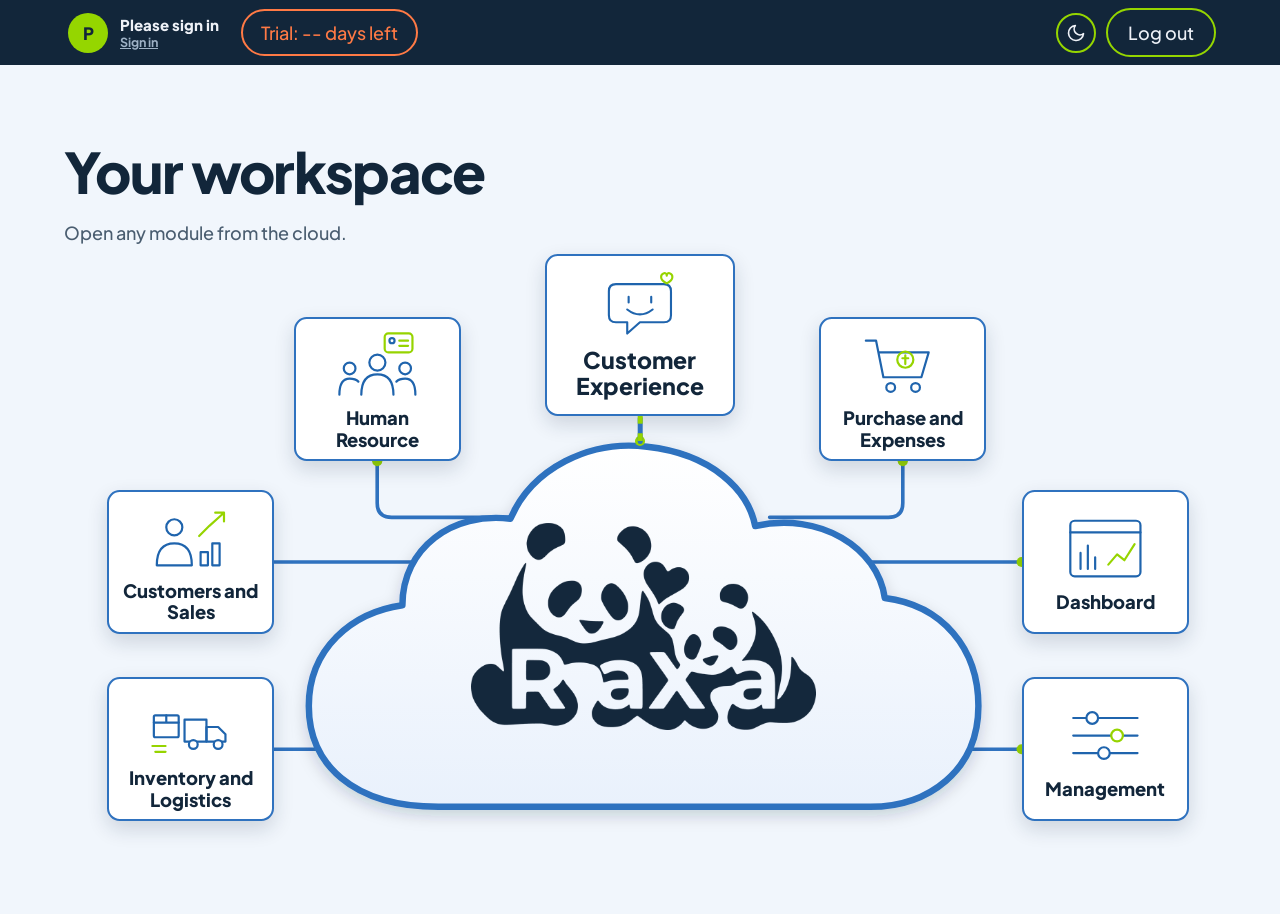
<file: landing.html>
<!DOCTYPE html>
<html lang="en" data-theme="light">
<head>
<meta charset="utf-8">
<meta name="viewport" content="width=device-width, initial-scale=1, viewport-fit=cover">
<title>Workspace | RaXa Systems</title>
<link rel="icon" type="image/png" href="assets/logo.png">
<link href="https://fonts.googleapis.com/css2?family=Plus+Jakarta+Sans:wght@500;700;800&display=swap" rel="stylesheet">
<script>
  // same light/dark choice as the other pages; also loads the matching module stylesheet
  (function () {
    var t = null;
    try { t = localStorage.getItem("raxa-theme"); } catch (e) {}
    if (!t) t = (window.matchMedia && matchMedia("(prefers-color-scheme: dark)").matches) ? "dark" : "light";
    document.documentElement.dataset.theme = t;
    var l = document.createElement("link");
    l.rel = "stylesheet"; l.id = "moduleCss"; l.href = "assets/module1" + t + ".css";
    document.head.appendChild(l);
  })();
</script>
<style>
:root{--bg:#fff;--sec:#f1f6fc;--ink:#12263a;--sub:#4a5d70;--rx-blue:#2f72bf;--rx-lime:#95d600;--rx-ico:#1f64ad;--rx-tile-bg:#fff;--rx-tile-text:#12263a;--rx-cloud-1:#fff;--rx-cloud-2:#eaf2fb;--trial:#ff7a45;--trial-late:#ff4d4f;--nav-bg:#12263a;--line:#c5d3e2}
:root[data-theme="dark"]{--bg:#0b1826;--sec:#0f2031;--ink:#eef1f7;--sub:#9fb2c6;--rx-blue:#3d86d6;--rx-ico:#7db8f0;--rx-tile-bg:#14293e;--rx-tile-text:#eef1f7;--rx-cloud-1:#1a3652;--rx-cloud-2:#11263a;--line:#2c4a68}
*{box-sizing:border-box}
html,body{margin:0}
body{min-height:100dvh;display:flex;flex-direction:column;background:var(--sec);color:var(--ink);font:500 clamp(16px,.4vw + 14px,18px)/1.5 "Plus Jakarta Sans",system-ui,sans-serif}
button{font-family:inherit}

/* top bar */
.nav{position:sticky;top:0;z-index:500;display:flex;align-items:center;gap:12px;flex-wrap:wrap;min-height:64px;padding:8px clamp(16px,5vw,64px);padding-top:max(8px,env(safe-area-inset-top,0px));background:var(--nav-bg)}
.user{display:flex;align-items:center;gap:12px;min-width:0;padding:4px 10px 4px 4px;background:none;border:0;border-radius:99px;color:inherit;text-align:left;cursor:pointer}
.user:hover{background:rgba(255,255,255,.09)}
.avatar{flex:none;display:grid;place-items:center;width:40px;height:40px;background:var(--rx-lime);color:#12263a;border-radius:50%;font-weight:800;font-size:17px}
.who-name{display:block;color:#eef1f7;font-weight:800;font-size:15px;white-space:nowrap;overflow:hidden;text-overflow:ellipsis;max-width:min(46vw,320px)}
.who-id{display:block;color:#9fb2c6;font-weight:700;font-size:12.5px}
.who-id a{color:inherit}
.trial{padding:.45em 1em;color:var(--trial);border:2px solid var(--trial);border-radius:99px;font:800 14px inherit;white-space:nowrap}
.trial.is-ended{color:var(--trial-late);border-color:var(--trial-late)}
.nav-actions{margin-left:auto;display:flex;align-items:center;gap:10px}
.logout,.theme{background:transparent;color:#eef1f7;border:2px solid var(--rx-lime);cursor:pointer}
.logout{padding:.5em 1.1em;border-radius:99px;font:700 14px inherit;text-decoration:none;white-space:nowrap}
.theme{display:grid;place-items:center;width:40px;height:40px;padding:0;border-radius:50%}
.logout:hover,.theme:hover{background:var(--rx-lime);color:#12263a}
.theme svg{width:20px;height:20px}
.theme .i-sun{display:none}
:root[data-theme="dark"] .theme .i-sun{display:block}
:root[data-theme="dark"] .theme .i-moon{display:none}

/* page */
.band{flex:1;padding:clamp(28px,5vw,64px) clamp(16px,5vw,64px)}
.wrap{max-width:1280px;margin:0 auto}
.band h2{margin:0 0 6px;font-size:clamp(32px,5vw,56px);letter-spacing:-.03em;font-weight:800}
.band p.lead{margin:0 0 28px;color:var(--sub)}
:is(a,button):focus-visible{outline:3px solid #ffb703;outline-offset:3px}

/* read-only profile pop-up */
dialog{width:min(400px,calc(100% - 24px));padding:0;background:var(--bg);color:var(--ink);border:2px solid var(--line);border-radius:24px}
dialog::backdrop{background:rgba(8,18,30,.58)}
.pf-head{display:flex;justify-content:space-between;align-items:center;padding:18px 20px 0}
.pf-head h3{margin:0;font-size:22px;font-weight:800}
.pf-x{width:36px;height:36px;background:var(--sec);color:var(--ink);border:2px solid var(--line);border-radius:50%;font-size:18px;cursor:pointer}
.pf-body{margin:0;padding:12px 20px 20px}
.pf-row{padding:10px 0;border-top:1px solid var(--line)}
.pf-row:first-child{border-top:0}
.pf-lab{display:block;color:var(--sub);font-weight:700;font-size:12.5px}
.pf-val{display:block;font-weight:800;overflow-wrap:anywhere}
</style>
</head>
<body>

<header class="nav">
  <button class="user" id="profileBtn" type="button" aria-haspopup="dialog" aria-label="Open your profile">
    <span class="avatar" id="avatar" aria-hidden="true">R</span>
    <span>
      <span class="who-name" id="userName">Loading&hellip;</span>
      <span class="who-id" id="accountId">&nbsp;</span>
    </span>
  </button>
  <span class="trial" id="trial" role="status">Trial: -- days left</span>
  <div class="nav-actions">
    <button class="theme" id="themeBtn" type="button" aria-label="Switch theme">
      <svg class="i-moon" viewBox="0 0 24 24" fill="none" stroke="currentColor" stroke-width="2" stroke-linecap="round" stroke-linejoin="round" aria-hidden="true"><path d="M21 12.8A9 9 0 1 1 11.2 3a7 7 0 0 0 9.8 9.8z"/></svg>
      <svg class="i-sun" viewBox="0 0 24 24" fill="none" stroke="currentColor" stroke-width="2" stroke-linecap="round" stroke-linejoin="round" aria-hidden="true"><circle cx="12" cy="12" r="4"/><path d="M12 2v2M12 20v2M4.9 4.9l1.4 1.4M17.7 17.7l1.4 1.4M2 12h2M20 12h2M4.9 19.1l1.4-1.4M17.7 6.3l1.4-1.4"/></svg>
    </button>
    <a class="logout" id="logoutBtn" href="login.html">Log out</a>
  </div>
</header>

<main class="band">
  <div class="wrap">
    <h2>Your workspace</h2>
    <p class="lead">Open any module from the cloud.</p>
    <div class="rx-map">
          <div class="rx-cloudbox">

            <!-- desktop: wires + cloud -->
            <svg class="rx-wires" viewBox="0 0 1600 800" aria-hidden="true">
              <defs>
                <filter id="rxShadow" x="-20%" y="-20%" width="140%" height="150%"><feDropShadow dx="0" dy="8" stdDeviation="10" flood-color="#14283c" flood-opacity=".18"/></filter>
                <linearGradient id="rxCloudFill" x1="0" y1="0" x2="0" y2="1">
                  <stop offset="0" style="stop-color:var(--rx-cloud-1,#fff)"/>
                  <stop offset="1" style="stop-color:var(--rx-cloud-2,#eaf2fb)"/>
                </linearGradient>
                <path id="rxW1" d="M435 260V318Q435 338 455 338H650"/>
                <path id="rxW2" d="M270 400H570"/>
                <path id="rxW3" d="M270 660H430"/>
                <path id="rxW4" d="M800 232V300"/>
                <path id="rxW5" d="M1165 260V318Q1165 338 1145 338H980"/>
                <path id="rxW6" d="M1330 400H1080"/>
                <path id="rxW7" d="M1330 660H1180"/>
              </defs>

              <g>
                <use href="#rxW1" class="rx-wire"/>
                <use href="#rxW2" class="rx-wire"/>
                <use href="#rxW3" class="rx-wire"/>
                <use href="#rxW4" class="rx-wire"/>
                <use href="#rxW5" class="rx-wire"/>
                <use href="#rxW6" class="rx-wire"/>
                <use href="#rxW7" class="rx-wire"/>
              </g>

              <g filter="url(#rxShadow)">
                <path d="M520 740C400 740 340 680 340 600C340 520 400 470 470 460C470 380 540 330 620 340C650 270 730 230 810 240C900 250 950 300 960 350C1050 330 1130 380 1140 450C1220 460 1270 520 1270 600C1270 690 1200 740 1120 740Z"
                      fill="url(#rxCloudFill)" stroke="var(--rx-blue,#2f72bf)" stroke-width="9" stroke-linejoin="round"/>
              </g>

              <g>
                <circle class="rx-dot" cx="435"  cy="260" r="7"/>
                <circle class="rx-dot" cx="270"  cy="400" r="7"/>
                <circle class="rx-dot" cx="270"  cy="660" r="7"/>
                <circle class="rx-dot" cx="800"  cy="232" r="7"/>
                <circle class="rx-dot" cx="1165" cy="260" r="7"/>
                <circle class="rx-dot" cx="1330" cy="400" r="7"/>
                <circle class="rx-dot" cx="1330" cy="660" r="7"/>
              </g>
            </svg>

            <!-- phone: cloud only -->
            <svg class="rx-cloud-m" viewBox="320 220 960 540" aria-hidden="true">
              <defs>
                <filter id="rxShadowM" x="-20%" y="-20%" width="140%" height="150%"><feDropShadow dx="0" dy="8" stdDeviation="10" flood-color="#14283c" flood-opacity=".18"/></filter>
                <linearGradient id="rxCloudFillM" x1="0" y1="0" x2="0" y2="1">
                  <stop offset="0" style="stop-color:var(--rx-cloud-1,#fff)"/>
                  <stop offset="1" style="stop-color:var(--rx-cloud-2,#eaf2fb)"/>
                </linearGradient>
              </defs>
              <g filter="url(#rxShadowM)">
                <path d="M520 740C400 740 340 680 340 600C340 520 400 470 470 460C470 380 540 330 620 340C650 270 730 230 810 240C900 250 950 300 960 350C1050 330 1130 380 1140 450C1220 460 1270 520 1270 600C1270 690 1200 740 1120 740Z"
                      fill="url(#rxCloudFillM)" stroke="var(--rx-blue,#2f72bf)" stroke-width="9" stroke-linejoin="round"/>
              </g>
            </svg>

            <div class="rx-logo" role="img" aria-label="RaXa"></div>
          </div>

          <!-- Module tiles: change each href to where that module should open -->
            <nav class="rx-tiles" aria-label="Modules">

              <a class="rx-tile" href="#human-resource" data-module="human-resource" style="--x:19.94%;--y:7.5%">
                <span class="rx-ext">&rarr;</span>
                <svg viewBox="-58 -50 116 100" aria-hidden="true">
                  <circle cx="0" cy="-4" r="11"/><path d="M-22 40Q-22 12 0 12Q22 12 22 40"/>
                  <circle cx="-38" cy="4" r="8"/><path d="M-52 40Q-52 18 -38 18Q-30 18 -26 22"/>
                  <circle cx="38" cy="4" r="8"/><path d="M52 40Q52 18 38 18Q30 18 26 22"/>
                  <rect class="rx-hl" x="10" y="-44" width="38" height="26" rx="5"/><path class="rx-hl" d="M30 -34H42M30 -27H42"/><circle cx="20" cy="-34" r="3.5"/>
                </svg>
                <b>Human Resource</b>
              </a>

              <a class="rx-tile" href="#customers-sales" data-module="customers-sales" style="--x:3.75%;--y:37.5%">
                <span class="rx-ext">&rarr;</span>
                <svg viewBox="-58 -50 116 100" aria-hidden="true">
                  <circle cx="-22" cy="-14" r="11"/><path d="M-46 38Q-46 8 -22 8Q2 8 2 38Z"/>
                  <rect x="14" y="20" width="10" height="18"/><rect x="30" y="8" width="10" height="30"/>
                  <path class="rx-hl" d="M12 -2L26 -16L46 -34M34 -34H46V-22"/>
                </svg>
                <b>Customers and Sales</b>
              </a>

              <a class="rx-tile" href="#inventory-logistics" data-module="inventory-logistics" style="--x:3.75%;--y:70%">
                <span class="rx-ext">&rarr;</span>
                <svg viewBox="-58 -50 116 100" aria-hidden="true">
                  <rect x="-50" y="-14" width="34" height="30" rx="2"/><path d="M-50 -4H-16M-33 -14V-4"/>
                  <path d="M-8 -8H22V22H-8Z"/><path d="M22 2H38L48 12V22H22Z"/>
                  <circle class="rx-fill" cx="4" cy="26" r="6"/><circle class="rx-fill" cx="38" cy="26" r="6"/>
                  <path class="rx-hl" d="M-52 28H-34M-48 36H-34"/>
                </svg>
                <b>Inventory and Logistics</b>
              </a>

              <a class="rx-tile rx-tile--lg" href="#customer-experience" data-module="customer-experience" style="--x:41.75%;--y:1%;--w:16.5%;--h:28%">
                <span class="rx-ext">&rarr;</span>
                <svg viewBox="-58 -50 116 100" aria-hidden="true">
                  <path d="M-34 -30H34Q44 -30 44 -20V14Q44 24 34 24H0L-18 40V24H-34Q-44 24 -44 14V-20Q-44 -30 -34 -30Z"/>
                  <path d="M-16 -12V-4M16 -12V-4"/><path d="M-18 6Q0 20 18 6"/>
                  <path class="rx-hl" d="M46 -40C46 -46 38 -48 38 -42C38 -48 30 -46 30 -40C30 -35 38 -31 38 -31C38 -31 46 -35 46 -40Z"/>
                </svg>
                <b>Customer Experience</b>
              </a>

              <a class="rx-tile" href="#purchase-expenses" data-module="purchase-expenses" style="--x:65.56%;--y:7.5%">
                <span class="rx-ext">&rarr;</span>
                <svg viewBox="-58 -50 116 100" aria-hidden="true">
                  <path d="M-50 -34H-36L-26 16H26L36 -18H-32"/>
                  <circle class="rx-fill" cx="-16" cy="30" r="6"/><circle class="rx-fill" cx="18" cy="30" r="6"/>
                  <circle class="rx-hl" cx="4" cy="-8" r="11"/><path class="rx-hl" d="M4 -14V-2M0 -10H8"/>
                </svg>
                <b>Purchase and Expenses</b>
              </a>

              <a class="rx-tile" href="#dashboard" data-module="dashboard" style="--x:83.125%;--y:37.5%">
                <span class="rx-ext">&rarr;</span>
                <svg viewBox="-58 -50 116 100" aria-hidden="true">
                  <rect x="-48" y="-38" width="96" height="76" rx="6"/><path d="M-48 -22H48"/>
                  <path d="M-34 28V6M-24 28V-4M-14 28V12"/>
                  <path class="rx-hl" d="M4 22L16 8L26 16L40 -6"/>
                </svg>
                <b>Dashboard</b>
              </a>

              <a class="rx-tile" href="management.html" data-module="management" style="--x:83.125%;--y:70%">
                <span class="rx-ext">&rarr;</span>
                <svg viewBox="-58 -50 116 100" aria-hidden="true">
                  <path d="M-44 -24H44M-44 0H44M-44 24H44"/>
                  <circle class="rx-fill" cx="-18" cy="-24" r="8"/>
                  <circle class="rx-fill rx-hl" cx="16" cy="0" r="8"/>
                  <circle class="rx-fill" cx="-2" cy="24" r="8"/>
                </svg>
                <b>Management</b>
              </a>

            </nav>
  </div>
</main>

<dialog id="pfDlg" aria-labelledby="pfTitle">
  <div class="pf-head"><h3 id="pfTitle">Profile</h3><button class="pf-x" id="pfClose" type="button" aria-label="Close">&times;</button></div>
  <div class="pf-body" id="pfBody"></div>
</dialog>

<script>
(function () {
  var API = "https://script.google.com/macros/s/AKfycbxKI9W4narvcHMqxpW1nM8sSsLmcIGCywGV5-8iYpgi15cAW9SVXp7UEr7bWwWgieT10w/exec";
  var TRIAL_DAYS = 52;
  var $ = function (i) { return document.getElementById(i); };
  function store(k) { try { return sessionStorage.getItem(k) || ""; } catch (e) { return ""; } }
  function clearSession() { try { ["raxa-token", "raxa-account-id", "raxa-user-name"].forEach(function (k) { sessionStorage.removeItem(k); }); } catch (e) {} }
  function post(p) {
    return fetch(API, { method: "POST", headers: { "Content-Type": "text/plain;charset=utf-8" }, body: JSON.stringify(p) }).then(function (r) { return r.json(); });
  }

  // theme: switches the page and the module stylesheet together
  function applyTheme(t) {
    document.documentElement.dataset.theme = t;
    var css = $("moduleCss"), href = "assets/module1" + t + ".css";
    if (css && css.getAttribute("href") !== href) css.setAttribute("href", href);
    try { localStorage.setItem("raxa-theme", t); } catch (e) {}
  }
  $("themeBtn").onclick = function () { applyTheme(document.documentElement.dataset.theme === "dark" ? "light" : "dark"); };

  // log out: end the server session, forget it here, go back to sign in
  $("logoutBtn").onclick = function (e) {
    e.preventDefault();
    var tk = store("raxa-token"), href = this.getAttribute("href");
    if (tk) post({ action: "logout", token: tk }).catch(function () {});
    clearSession();
    setTimeout(function () { location.replace(href); }, 200);
  };

  // header
  function showUser(name, id) {
    $("userName").textContent = name;
    $("accountId").textContent = id ? "Account ID: " + id : "";
    $("avatar").textContent = (name.trim().charAt(0) || "R").toUpperCase();
  }
  function fail(msg) { showUser(msg, ""); $("accountId").innerHTML = '<a href="login.html">Sign in</a>'; }
  function showTrial(signup) {
    var d = new Date(signup);
    if (isNaN(d)) return;
    var today = new Date(); today = new Date(today.getFullYear(), today.getMonth(), today.getDate());
    var left = Math.max(0, TRIAL_DAYS - Math.max(0, Math.round((today - new Date(d.getFullYear(), d.getMonth(), d.getDate())) / 86400000)));
    $("trial").textContent = "Trial: " + (left < 10 ? "0" : "") + left + " days left";
    $("trial").classList.toggle("is-ended", left === 0);
  }

  var token = store("raxa-token"), id = store("raxa-account-id"), client = null;
  if (!token) return fail("Please sign in");
  showUser(store("raxa-user-name") || "Loading\u2026", id);

  // client row for the signed-in account (the server finds it from the token)
  post({ action: "me", token: token }).then(function (res) {
    if (!res || !res.ok) { if (res && res.code === "unauthorized") { clearSession(); throw new Error("Session expired"); } throw new Error((res && res.error) || "Account not found"); }
    client = res.client || {};
    var date = "";
    for (var k in client) if (/date|created|signup/i.test(k) && client[k]) { date = client[k]; break; }
    if (date) showTrial(date);
  }).catch(function (ex) { if (/expired/i.test(ex.message)) fail("Session expired"); });

  // profile pop-up (read only)
  $("profileBtn").onclick = function () {
    var body = $("pfBody"); body.textContent = "";
    var rows = client || { "Account ID": id, Name: store("raxa-user-name") };
    Object.keys(rows).forEach(function (k) {
      if (/pass|pwd|hash|token|secret|salt|otp/i.test(k) || rows[k] === "" || rows[k] == null) return;
      var r = document.createElement("div"), l = document.createElement("span"), v = document.createElement("span");
      r.className = "pf-row"; l.className = "pf-lab"; v.className = "pf-val";
      l.textContent = k; v.textContent = String(rows[k]); r.appendChild(l); r.appendChild(v); body.appendChild(r);
    });
    $("pfDlg").showModal();
  };
  $("pfClose").onclick = function () { $("pfDlg").close(); };
  $("pfDlg").addEventListener("mousedown", function (e) { if (e.target === this) this.close(); });
})();
</script>
</body>
</html>
</file>
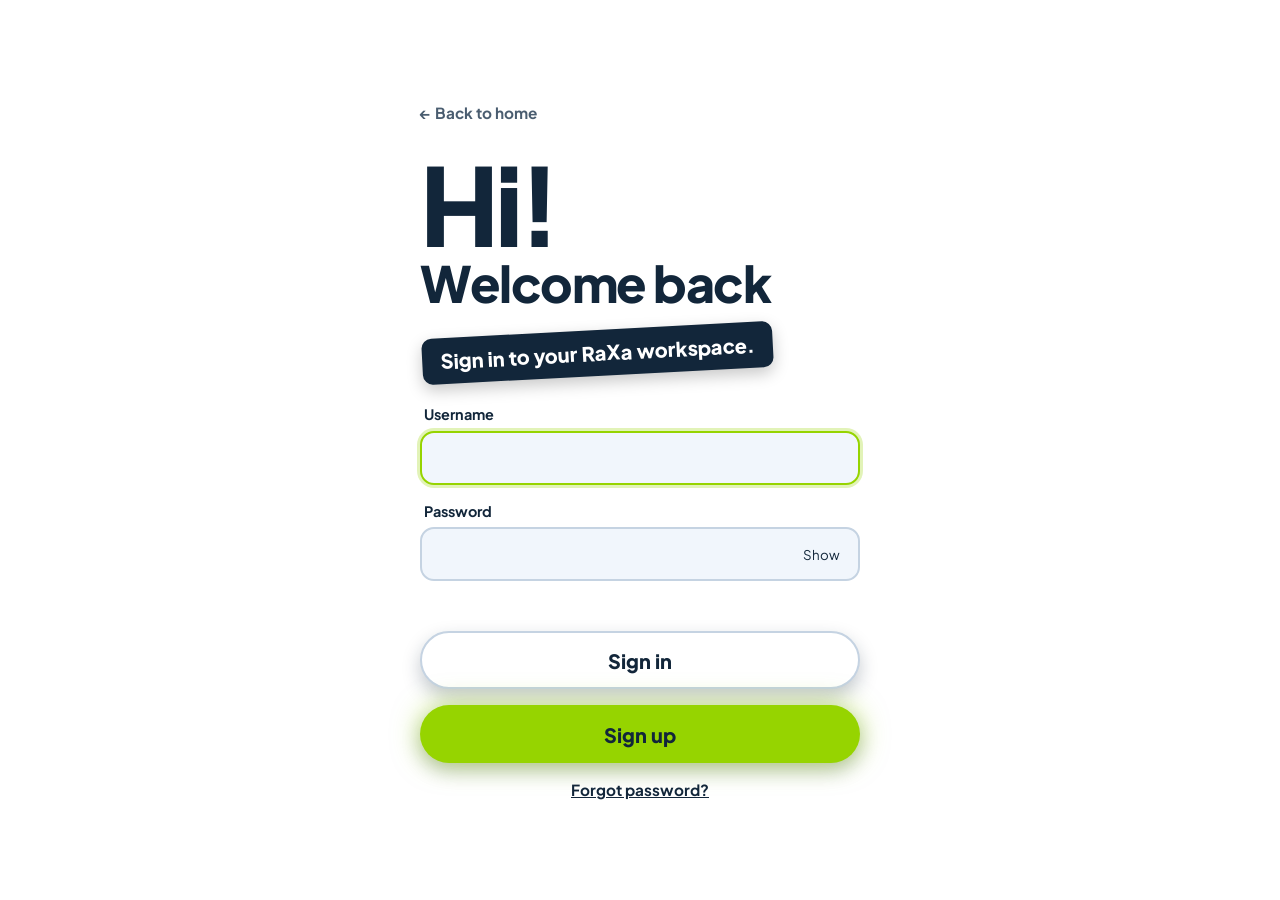
<file: login.html>
<!DOCTYPE html>
<html lang="en" data-theme="light">
<head>
  <meta charset="utf-8">
  <meta name="viewport" content="width=device-width, initial-scale=1, viewport-fit=cover">
  <title>Sign in | RaXa Systems</title>
  <link rel="icon" type="image/png" href="assets/logo.png">

  <link rel="preconnect" href="https://fonts.googleapis.com">
  <link rel="preconnect" href="https://fonts.gstatic.com" crossorigin>
  <link href="https://fonts.googleapis.com/css2?family=Plus+Jakarta+Sans:wght@500;700;800&display=swap" rel="stylesheet">
  <link rel="preconnect" href="https://script.google.com">
  <link rel="preconnect" href="https://script.googleusercontent.com" crossorigin>
  <link rel="prefetch" href="landing.html">

  <!-- same theme choice as index.html (light / dark) -->
  <script>
    (function () {
      var t = null;
      try { t = localStorage.getItem("raxa-theme"); } catch (e) {}
      if (!t) t = (window.matchMedia && matchMedia("(prefers-color-scheme: dark)").matches) ? "dark" : "light";
      document.documentElement.dataset.theme = t;
    })();
  </script>

  <style>
    :root {
      --bg: #ffffff;
      --ink: #12263a;
      --sub: #4a5d70;
      --field: #f1f6fc;
      --line: #c5d3e2;
      --blue: #2f72bf;
      --lime: #96d400;
      --tag-bg: #12263a;
      --tag-ink: #ffffff;
    }
    :root[data-theme="dark"] {
      --bg: #12263a;
      --ink: #eef1f7;
      --sub: #9fb2c6;
      --field: #0d1c2b;
      --line: #2c4a68;
      --blue: #3d86d6;
      --tag-bg: #ffffff;
      --tag-ink: #12263a;
    }

    * { box-sizing: border-box; }
    html, body { margin: 0; }
    body {
      min-height: 100vh;
      min-height: 100dvh;
      display: grid;
      place-items: center;
      padding: max(24px, env(safe-area-inset-top)) clamp(16px, 5vw, 48px) max(24px, env(safe-area-inset-bottom));
      background: var(--bg);
      color: var(--ink);
      font: 500 clamp(15px, 1.2vw + 12px, 18px)/1.4 "Plus Jakarta Sans", system-ui, sans-serif;
    }

    /* the page itself: no card, border, shadow or padding box */
    .page { width: min(100%, 440px); }

    .back {
      display: inline-block;
      margin: 0 0 clamp(16px, 3vw, 28px);
      color: var(--sub);
      font-size: .85em;
      font-weight: 700;
      text-decoration: none;
    }
    .back:hover { color: var(--ink); }

    h1 { margin: 0; }
    .hi {
      display: block;
      font-size: clamp(60px, 17vw, 108px);
      line-height: .95;
      letter-spacing: -.04em;
      font-weight: 800;
    }
    .welcome {
      display: block;
      margin-top: 4px;
      font-size: clamp(32px, 8.5vw, 50px);
      line-height: 1;
      letter-spacing: -.03em;
      font-weight: 800;
    }

    .tag {
      display: inline-block;
      margin: clamp(14px, 3vw, 22px) 0 0 2px;
      padding: .55em .9em;
      background: var(--tag-bg);
      color: var(--tag-ink);
      border-radius: 10px;
      font-weight: 800;
      font-size: clamp(15px, 3.6vw, 20px);
      line-height: 1.2;
      transform: rotate(-3deg);
      box-shadow: 0 6px 16px rgba(0, 0, 0, .22);
    }

    /* ---------- form ---------- */
    form { display: grid; gap: clamp(12px, 2.4vw, 16px); margin-top: clamp(18px, 4vw, 28px); }
    label {
      display: block;
      margin: 0 0 6px 4px;
      font-size: .8em;
      font-weight: 700;
    }
    .field { position: relative; }
    input {
      width: 100%;
      height: clamp(46px, 7vw, 54px);
      padding: 0 16px;
      background: var(--field);
      color: var(--ink);
      border: 2px solid var(--line);
      border-radius: 14px;
      font: inherit;
      font-size: max(16px, 1em); /* 16px+ stops iOS zooming on focus */
    }
    input:focus { outline: none; border-color: var(--lime); box-shadow: 0 0 0 3px rgba(150, 212, 0, .28); }
    .field.has-btn input { padding-right: 76px; }

    .show {
      position: absolute;
      right: 8px;
      top: 50%;
      transform: translateY(-50%);
      padding: 6px 12px;
      background: transparent;
      color: var(--ink);
      border: 0;
      border-radius: 99px;
      font: 700 .8em inherit;
      font-family: inherit;
      cursor: pointer;
    }
    .show:hover { background: color-mix(in srgb, var(--blue) 22%, transparent); }

    .error { min-height: 1.2em; margin: 0; color: #e5484d; font-size: .85em; font-weight: 700; text-align: center; }

    .signin {
      height: clamp(48px, 7.5vw, 58px);
      background: #ffffff;
      color: #12263a;
      border: 2px solid var(--line);
      border-radius: 99px;
      font: 800 1.1em "Plus Jakarta Sans", system-ui, sans-serif;
      cursor: pointer;
      box-shadow: 0 8px 18px rgba(20, 40, 60, .25);
      transition: transform .15s, box-shadow .15s;
    }
    .signin:hover { transform: translateY(-2px); box-shadow: 0 12px 22px rgba(20, 40, 60, .3); }
    .signin:active { transform: translateY(0); }

    /* Sign up = the green glowing button */
    .signup {
      display: flex;
      align-items: center;
      justify-content: center;
      height: clamp(48px, 7.5vw, 58px);
      background: var(--lime);
      color: #12263a;
      border: 0;
      border-radius: 99px;
      font: 800 1.1em "Plus Jakarta Sans", system-ui, sans-serif;
      text-decoration: none;
      cursor: pointer;
      box-shadow: 0 0 28px rgba(150, 212, 0, .5), 0 8px 18px rgba(20, 40, 60, .25);
      transition: transform .15s, box-shadow .15s;
    }
    .signup:hover { transform: translateY(-2px); box-shadow: 0 0 36px rgba(150, 212, 0, .75), 0 12px 22px rgba(20, 40, 60, .3); }
    .signup:active { transform: translateY(0); }

    .forgot { justify-self: center; color: var(--ink); font-size: .85em; font-weight: 700; }

    :is(a, button):focus-visible { outline: 3px solid #ffb703; outline-offset: 3px; }

    /* short screens (phones in landscape, small laptops): tighten the header */
    @media (max-height: 640px) {
      .hi { font-size: 56px; }
      .welcome { font-size: 30px; }
      .tag { margin-top: 10px; }
    }

    @media (prefers-reduced-motion: reduce) {
      .signin, .signup { transition: none; }
    }

    /* ---------- full-screen loading overlay (shown while signing in) ---------- */
    .loading {
      position: fixed;
      inset: 0;
      z-index: 50;
      display: none;
      flex-direction: column;
      align-items: center;
      justify-content: center;
      gap: 22px;
      background: var(--bg);
      color: var(--ink);
    }
    .loading.on { display: flex; }
    .loading .mark { position: relative; width: clamp(96px, 26vw, 140px); aspect-ratio: 1; display: grid; place-items: center; }
    .loading .mark img { width: 62%; height: 62%; object-fit: contain; animation: rx-pulse 1.6s ease-in-out infinite; }
    .loading .ring {
      position: absolute; inset: 0;
      border: 4px solid var(--line);
      border-top-color: var(--lime);
      border-radius: 50%;
      animation: rx-spin 1s linear infinite;
    }
    .loading p { margin: 0; font-weight: 700; font-size: .95em; color: var(--sub); }
    @keyframes rx-spin  { to { transform: rotate(360deg); } }
    @keyframes rx-pulse { 0%, 100% { transform: scale(1); opacity: 1; } 50% { transform: scale(.9); opacity: .8; } }
    @media (prefers-reduced-motion: reduce) {
      .loading .mark img { animation: none; }
      .loading .ring { animation-duration: 2.4s; }
    }

  </style>
</head>
<body>

  <main class="page">
    <a class="back" href="index.html" id="backLink">&larr; Back to home</a>

    <h1 id="title">
      <span class="hi">Hi!</span>
      <span class="welcome">Welcome back</span>
    </h1>
    <p class="tag">Sign in to your RaXa workspace.</p>

    <!-- Sign-in is handled by the script below (RaXa Database API, login action) -->
    <form id="loginForm" novalidate>
      <div>
        <label for="username">Username</label>
        <div class="field">
          <input id="username" name="username" type="text" autocomplete="username" autocapitalize="none" spellcheck="false" required>
        </div>
      </div>

      <div>
        <label for="password">Password</label>
        <div class="field has-btn">
          <input id="password" name="password" type="password" autocomplete="current-password" required>
          <button class="show" id="showBtn" type="button" aria-controls="password" aria-pressed="false">Show</button>
        </div>
      </div>

      <p class="error" id="error" role="alert" aria-live="polite"></p>

      <button class="signin" type="submit">Sign in</button>
      <a class="signup" href="#sign-up">Sign up</a>
      <a class="forgot" href="#forgot-password">Forgot password?</a>
    </form>
  </main>

  <div class="loading" id="loading" role="status" aria-live="polite" aria-label="Signing in">
    <div class="mark">
      <span class="ring" aria-hidden="true"></span>
      <img src="assets/logo.png" alt="RaXa" onerror="this.style.display='none'">
    </div>
    <p>Signing you in&hellip;</p>
  </div>

  <script>
    (function () {
      var form = document.getElementById("loginForm"),
          user = document.getElementById("username"),
          pass = document.getElementById("password"),
          show = document.getElementById("showBtn"),
          err  = document.getElementById("error");

      user.focus();

      // show / hide password
      show.addEventListener("click", function () {
        var hidden = pass.type === "password";
        pass.type = hidden ? "text" : "password";
        show.textContent = hidden ? "Hide" : "Show";
        show.setAttribute("aria-pressed", hidden);
      });

      // ---- settings --------------------------------------------------------
      var API = "https://script.google.com/macros/s/AKfycbxKI9W4narvcHMqxpW1nM8sSsLmcIGCywGV5-8iYpgi15cAW9SVXp7UEr7bWwWgieT10w/exec";
      var LANDING = "landing.html";     // page opened after a successful sign-in
      // ---------------------------------------------------------------------

      var btn = form.querySelector(".signin"), overlay = document.getElementById("loading");
      function busy(on) { overlay.classList.toggle("on", on); document.body.style.overflow = on ? "hidden" : ""; }

      // Warm up Apps Script while the person types, so the real sign-in skips the cold start
      try { fetch(API + "?ping=1", { mode: "no-cors", cache: "no-store" }).catch(function () {}); } catch (x) {}

      function norm(s) { return String(s).toLowerCase().replace(/[^a-z0-9]/g, ""); }
      // first non-empty value whose column name matches one of `names` (in priority order)
      function pick(row, names) {
        for (var n = 0; n < names.length; n++) {
          for (var k in row) {
            if (norm(k) === names[n] && row[k] !== "" && row[k] != null) return String(row[k]).trim();
          }
        }
        return "";
      }

      form.addEventListener("submit", function (e) {
        e.preventDefault();
        if (!user.value.trim() || !pass.value) {
          err.textContent = "Enter your username and password.";
          (user.value.trim() ? pass : user).focus();
          return;
        }
        err.textContent = "";
        btn.disabled = true;
        btn.textContent = "Signing in\u2026";
        busy(true);

        var payload = { action: "login", username: user.value.trim(), password: pass.value };

        // text/plain keeps this a simple request (Apps Script web apps do not answer CORS preflights)
        fetch(API, {
          method: "POST",
          headers: { "Content-Type": "text/plain;charset=utf-8" },
          body: JSON.stringify(payload)
        })
          .then(function (r) { return r.json(); })
          .then(function (res) {
            if (!res || !res.ok) throw new Error((res && res.error) || "Sign-in failed.");
            if (!res.token) throw new Error("Sign-in failed.");
            var u = res.user || {};
            var id = pick(u, ["accountid", "cid"]);
            if (!id) throw new Error("This account has no Account ID.");
            var name = pick(u, ["nickname", "name", "fullname", "accountname", "clientname", "companyname", "company", "username"]) || user.value.trim();
            try {
              sessionStorage.setItem("raxa-account-id", id);   localStorage.setItem("raxa-account-id", id);
              sessionStorage.setItem("raxa-user-name", name);  localStorage.setItem("raxa-user-name", name);
              // session token issued by the server (expires after 6 h); the password is never sent back
              sessionStorage.setItem("raxa-token", res.token); localStorage.setItem("raxa-token", res.token);
            } catch (x) {}
            // verified live against the Users table -> open the landing page right away
            pass.value = "";
            var url = LANDING;    // no account id in the URL: the server knows who you are from the token
            try { window.top.location.href = url; } catch (x) { window.location.href = url; }
          })
          .catch(function (ex) {
            err.textContent = (ex && (ex.name === "TypeError" || ex.name === "SyntaxError"))
              ? "Can't reach the server. Try again."
              : ex.message;
            busy(false);
            btn.disabled = false;
            btn.textContent = "Sign in";
            pass.focus();
          });
      });
    })();
  </script>
</body>
</html>
</file>
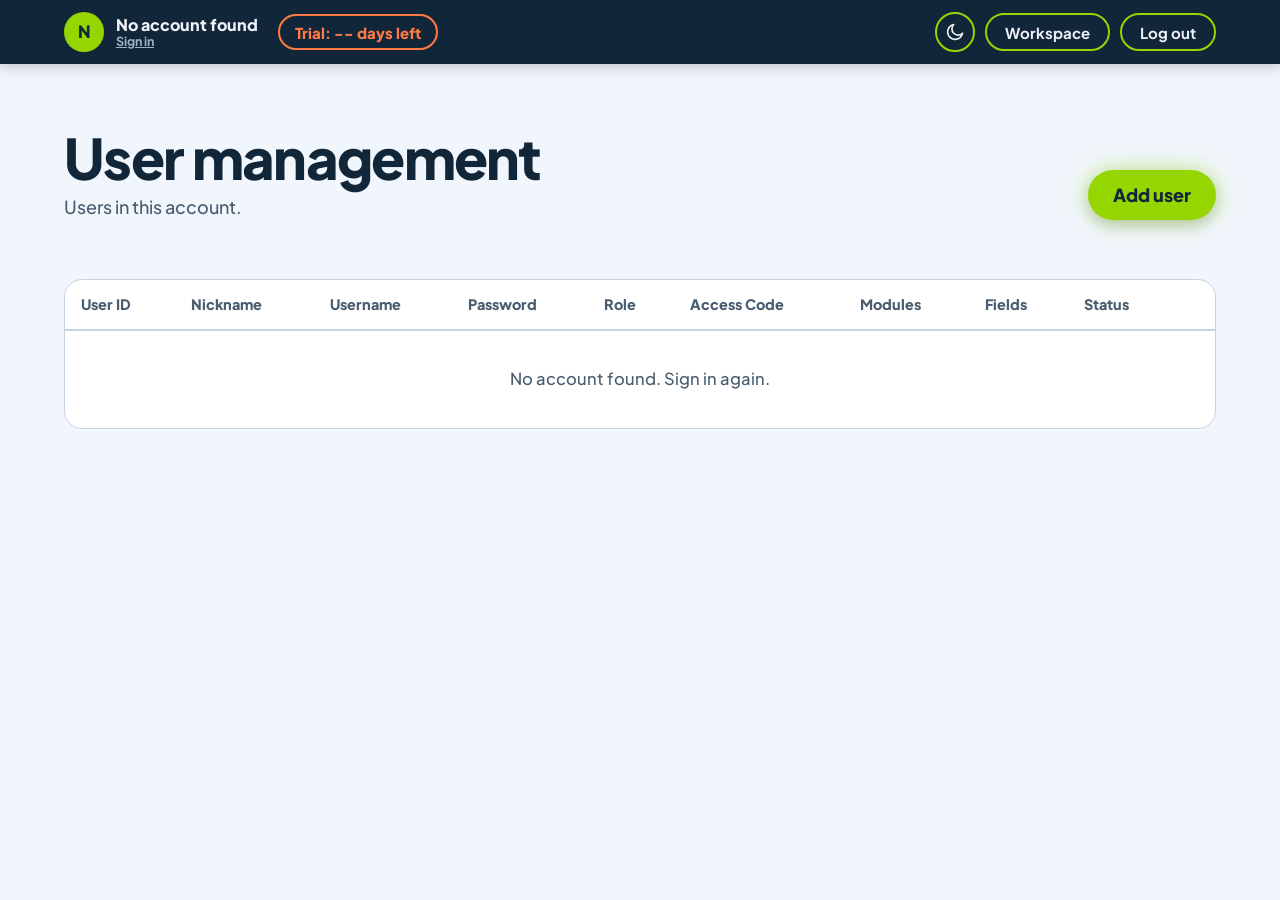
<file: management - Copy.html>
<!DOCTYPE html>
<html lang="en" data-theme="light">
<head>
  <meta charset="utf-8">
  <meta name="viewport" content="width=device-width, initial-scale=1, viewport-fit=cover">
  <title>User management | RaXa Systems</title>
  <link rel="icon" type="image/png" href="assets/logo.png">

  <link rel="preconnect" href="https://fonts.googleapis.com">
  <link rel="preconnect" href="https://fonts.gstatic.com" crossorigin>
  <link href="https://fonts.googleapis.com/css2?family=Plus+Jakarta+Sans:wght@500;700;800&display=swap" rel="stylesheet">


  <!-- same theme choice as index.html / login.html (light / dark) -->
  <script>
    (function () {
      var t = null;
      try { t = localStorage.getItem("raxa-theme"); } catch (e) {}
      if (!t) t = (window.matchMedia && matchMedia("(prefers-color-scheme: dark)").matches) ? "dark" : "light";
      document.documentElement.dataset.theme = t;
    })();
  </script>

  <style>
    :root {
      --bg: #ffffff;
      --sec: #f1f6fc;
      --ink: #12263a;
      --sub: #4a5d70;
      --rx-blue: #2f72bf;
      --rx-lime: #95d600;
      --rx-ico: #1f64ad;
      --rx-tile-bg: #ffffff;
      --rx-tile-text: #12263a;
      --rx-cloud-1: #ffffff;
      --rx-cloud-2: #eaf2fb;
      --card: #ffffff;
      --line: #c5d3e2;
      --field: #f1f6fc;
      --ok-ink: #4a7000;
      --trial: #ff7a45;
      --trial-late: #ff4d4f;
      --nav-bg: #12263a;
    }
    :root[data-theme="dark"] {
      --bg: #0b1826;
      --sec: #0f2031;
      --ink: #eef1f7;
      --sub: #9fb2c6;
      --rx-blue: #3d86d6;
      --rx-ico: #7db8f0;
      --card: #14293e;
      --line: #2c4a68;
      --field: #0d1c2b;
      --ok-ink: #b6ec3a;
      --rx-tile-bg: #14293e;
      --rx-tile-text: #eef1f7;
      --rx-cloud-1: #1a3652;
      --rx-cloud-2: #11263a;
    }

    * { box-sizing: border-box; }
    html, body { margin: 0; }
    body {
      min-height: 100vh;
      min-height: 100dvh;
      display: flex;
      flex-direction: column;
      background: var(--sec);
      color: var(--ink);
      font: 500 clamp(16px, .4vw + 14px, 18px)/1.5 "Plus Jakarta Sans", system-ui, sans-serif;
    }

    /* ---------- Top nav: user + account ID, then the trial countdown ---------- */
    .nav {
      position: sticky; top: 0; z-index: 500;
      display: flex; align-items: center; gap: clamp(10px, 2vw, 20px); flex-wrap: wrap;
      min-height: 64px;
      padding: 8px clamp(16px, 5vw, 64px);
      padding-top: max(8px, env(safe-area-inset-top, 0px));
      background: var(--nav-bg);
      box-shadow: 0 2px 14px rgba(8, 18, 30, .25);
    }
    :root[data-theme="dark"] .nav { border-bottom: 1px solid #24405a; }

    .user { display: flex; align-items: center; gap: 12px; min-width: 0; }
    .avatar {
      flex: none;
      display: grid; place-items: center;
      width: 40px; height: 40px;
      background: var(--rx-lime); color: #12263a;
      border-radius: 50%;
      font-weight: 800; font-size: 17px;
    }
    .who { min-width: 0; line-height: 1.2; }
    .who-name {
      display: block;
      color: #eef1f7; font-weight: 800; font-size: clamp(14px, .4vw + 13px, 16px);
      white-space: nowrap; overflow: hidden; text-overflow: ellipsis;
      max-width: min(46vw, 320px);
    }
    .who-id { display: block; color: #9fb2c6; font-weight: 700; font-size: 12.5px; }
    .who-id a { color: inherit; }

    .trial {
      display: inline-block;
      padding: .45em 1em;
      color: var(--trial);
      border: 2px solid var(--trial);
      border-radius: 99px;
      font: 800 clamp(13px, .3vw + 12px, 15px) "Plus Jakarta Sans", system-ui, sans-serif;
      font-variant-numeric: tabular-nums;
      white-space: nowrap;
    }
    .trial.is-ended { color: var(--trial-late); border-color: var(--trial-late); }
    .trial.is-loading { opacity: .6; }

    /* same pill as the Sign in button on index.html: lime outline, lime fill on hover */
    .nav-actions { margin-left: auto; display: flex; align-items: center; gap: 10px; }
    .logout {
      padding: .5em clamp(12px, 1.4vw, 18px);
      background: transparent;
      color: #eef1f7;
      border: 2px solid var(--rx-lime);
      border-radius: 99px;
      font: 700 clamp(13px, .3vw + 12px, 15px) "Plus Jakarta Sans", system-ui, sans-serif;
      text-decoration: none;
      white-space: nowrap;
      cursor: pointer;
      transition: background .15s, color .15s;
    }
    .logout:hover, .logout:focus-visible { background: var(--rx-lime); color: #12263a; }

    /* sun / moon toggle: shows the moon in light theme (go dark) and the sun in dark theme (go light) */
    .theme {
      display: grid; place-items: center;
      width: 40px; height: 40px; padding: 0;
      background: transparent; color: #eef1f7;
      border: 2px solid var(--rx-lime); border-radius: 50%;
      cursor: pointer;
      transition: background .15s, color .15s;
    }
    .theme:hover, .theme:focus-visible { background: var(--rx-lime); color: #12263a; }
    .theme svg { width: 20px; height: 20px; }
    .theme .i-sun { display: none; }
    :root[data-theme="dark"] .theme .i-sun { display: block; }
    :root[data-theme="dark"] .theme .i-moon { display: none; }

    /* ---------- Page: user management ---------- */
    .wrap { max-width: 1280px; margin: 0 auto; }
    main { flex: 1; padding: clamp(28px, 5vw, 64px) clamp(16px, 5vw, 64px) calc(clamp(32px, 6vw, 72px) + env(safe-area-inset-bottom, 0px)); }
    .head { display: flex; align-items: flex-end; justify-content: space-between; gap: 16px; flex-wrap: wrap; margin-bottom: 22px; }
    .head h1 { margin: 0; font-size: clamp(32px, 5vw, 56px); line-height: 1.05; letter-spacing: -.03em; font-weight: 800; }
    .head p { margin: 6px 0 0; color: var(--sub); }
    .btn-add {
      padding: .75em 1.4em;
      background: var(--rx-lime); color: #12263a;
      border: 0; border-radius: 99px;
      font: 800 1em "Plus Jakarta Sans", system-ui, sans-serif;
      cursor: pointer;
      box-shadow: 0 0 24px rgba(150, 212, 0, .45), 0 6px 14px rgba(20, 40, 60, .2);
      transition: transform .15s, box-shadow .15s;
    }
    .btn-add:hover { transform: translateY(-2px); box-shadow: 0 0 32px rgba(150, 212, 0, .7), 0 10px 18px rgba(20, 40, 60, .25); }

    .toast { min-height: 1.5em; margin: 0 0 10px; color: var(--ok-ink); font-weight: 800; }

    .tablebox { background: var(--card); border: 1px solid var(--line); border-radius: 18px; overflow-x: auto; }
    table { width: 100%; border-collapse: collapse; min-width: 900px; }
    th, td { padding: 14px 16px; text-align: left; vertical-align: middle; font-size: .92em; }
    th { color: var(--sub); font-weight: 800; font-size: .8em; border-bottom: 2px solid var(--line); white-space: nowrap; }
    td { border-bottom: 1px solid var(--line); }
    tbody tr:last-child td { border-bottom: 0; }
    td.strong { font-weight: 800; }
    td.mask { letter-spacing: .12em; color: var(--sub); }
    td.wrapcell { max-width: 260px; }
    td.msg { text-align: center; color: var(--sub); padding: 36px 16px; }
    td.msg button { margin-left: 8px; }
    .pill { display: inline-block; padding: .25em .8em; border-radius: 99px; font-weight: 800; font-size: .85em; }
    .pill.active { background: rgba(150, 212, 0, .2); color: var(--ok-ink); }
    .pill.inactive { background: color-mix(in srgb, var(--sub) 20%, transparent); color: var(--sub); }
    .btn-sm {
      padding: .4em 1em; background: transparent; color: var(--ink);
      border: 2px solid var(--line); border-radius: 99px;
      font: 700 .9em "Plus Jakarta Sans", system-ui, sans-serif; cursor: pointer;
    }
    .btn-sm:hover { border-color: var(--rx-lime); background: color-mix(in srgb, var(--rx-lime) 22%, transparent); }

    /* ---------- Add / edit dialog (same field style as login.html) ---------- */
    .dlg {
      width: min(660px, calc(100vw - 24px));
      max-height: calc(100dvh - 24px);
      margin: auto; padding: clamp(18px, 4vw, 32px);
      overflow: auto;
      background: var(--bg); color: var(--ink);
      border: 0; border-radius: 24px;
      box-shadow: 0 24px 60px rgba(0, 0, 0, .4);
    }
    .dlg::backdrop { background: rgba(13, 28, 43, .75); backdrop-filter: blur(3px); }
    .dlg[open] { animation: pop .2s ease-out; }
    @keyframes pop { from { transform: translateY(12px) scale(.98); opacity: 0; } to { transform: none; opacity: 1; } }
    .dlg h2 { margin: 0 0 16px; font-size: clamp(24px, 4vw, 32px); letter-spacing: -.03em; font-weight: 800; }
    .grid { display: grid; grid-template-columns: 1fr 1fr; gap: 14px 16px; }
    .full { grid-column: 1 / -1; }
    @media (max-width: 560px) { .grid { grid-template-columns: 1fr; } }
    label { display: block; margin: 0 0 6px 4px; font-size: .8em; font-weight: 700; }
    .field { position: relative; }
    input, select {
      width: 100%; height: 48px; padding: 0 16px;
      background: var(--field); color: var(--ink);
      border: 2px solid var(--line); border-radius: 14px;
      font: inherit; font-size: max(16px, 1em);
    }
    select { appearance: auto; }
    input:focus, select:focus { outline: none; border-color: var(--rx-lime); box-shadow: 0 0 0 3px rgba(150, 212, 0, .28); }
    input:disabled { opacity: .65; cursor: not-allowed; }
    .field.has-btn input { padding-right: 76px; }
    .show {
      position: absolute; right: 8px; top: 50%; transform: translateY(-50%);
      padding: 6px 12px; background: transparent; color: var(--ink);
      border: 0; border-radius: 99px;
      font: 700 .8em "Plus Jakarta Sans", system-ui, sans-serif; cursor: pointer;
    }
    .show:hover { background: color-mix(in srgb, var(--rx-blue) 22%, transparent); }
    .rules { display: flex; flex-wrap: wrap; gap: 4px 14px; margin: 8px 0 0 4px; padding: 0; list-style: none; font-size: .78em; font-weight: 700; color: var(--sub); }
    .rules li::before { content: "\25CB\00a0"; }
    .rules li.ok { color: var(--ok-ink); }
    .rules li.ok::before { content: "\2713\00a0"; }
    .hint { margin: 6px 0 0 4px; font-size: .78em; color: var(--sub); }
    .err { min-height: 1.2em; margin: 14px 0 0; color: #e5484d; font-size: .88em; font-weight: 700; text-align: center; }
    .actions { display: flex; justify-content: flex-end; gap: 12px; margin-top: 10px; flex-wrap: wrap; }
    .btn-cancel {
      height: 50px; padding: 0 24px; background: transparent; color: var(--ink);
      border: 2px solid var(--line); border-radius: 99px;
      font: 800 1em "Plus Jakarta Sans", system-ui, sans-serif; cursor: pointer;
    }
    .btn-save {
      height: 50px; padding: 0 30px; background: var(--rx-lime); color: #12263a;
      border: 0; border-radius: 99px;
      font: 800 1em "Plus Jakarta Sans", system-ui, sans-serif; cursor: pointer;
      box-shadow: 0 0 24px rgba(150, 212, 0, .45);
    }
    .btn-save:disabled { opacity: .6; cursor: wait; }
    [hidden] { display: none !important; }
    @media (prefers-reduced-motion: reduce) { .dlg[open], .btn-add { animation: none; transition: none; } }

    .sr { position: absolute; width: 1px; height: 1px; overflow: hidden; clip: rect(0 0 0 0); white-space: nowrap; }
    :is(a, button):focus-visible { outline: 3px solid #ffb703; outline-offset: 3px; }
  </style>
</head>
<body>

  <header class="nav" id="top">
    <div class="user">
      <span class="avatar" id="avatar" aria-hidden="true">R</span>
      <div class="who">
        <span class="who-name" id="userName">Loading&hellip;</span>
        <span class="who-id" id="accountId">&nbsp;</span>
      </div>
    </div>
    <span class="trial is-loading" id="trial" role="status" aria-live="polite">Trial: -- days left</span>
    <div class="nav-actions">
      <button class="theme" id="themeBtn" type="button" aria-label="Switch to dark theme">
        <svg class="i-moon" viewBox="0 0 24 24" fill="none" stroke="currentColor" stroke-width="2" stroke-linecap="round" stroke-linejoin="round" aria-hidden="true"><path d="M21 13.5A9 9 0 1 1 10.5 3a7 7 0 0 0 10.5 10.5Z"/></svg>
        <svg class="i-sun" viewBox="0 0 24 24" fill="none" stroke="currentColor" stroke-width="2" stroke-linecap="round" stroke-linejoin="round" aria-hidden="true"><circle cx="12" cy="12" r="4"/><path d="M12 2v2M12 20v2M4.9 4.9l1.4 1.4M17.7 17.7l1.4 1.4M2 12h2M20 12h2M4.9 19.1l1.4-1.4M17.7 6.3l1.4-1.4"/></svg>
      </button>
      <a class="logout" href="landing.html">Workspace</a>
      <a class="logout" id="logoutBtn" href="login.html">Log out</a>
    </div>
  </header>

  <main>
    <div class="wrap">
      <div class="head">
        <div>
          <h1>User management</h1>
          <p id="count">Users in this account.</p>
        </div>
        <button class="btn-add" id="addBtn" type="button">Add user</button>
      </div>

      <p class="toast" id="toast" role="status" aria-live="polite"></p>

      <div class="tablebox">
        <table>
          <thead>
            <tr>
              <th>User ID</th><th>Nickname</th><th>Username</th><th>Password</th><th>Role</th>
              <th>Access Code</th><th>Modules</th><th>Fields</th><th>Status</th><th><span class="sr">Actions</span></th>
            </tr>
          </thead>
          <tbody id="rows"><tr><td class="msg" colspan="10">Loading users&hellip;</td></tr></tbody>
        </table>
      </div>
    </div>
  </main>

  <dialog class="dlg" id="dlg" aria-labelledby="dlgTitle">
    <h2 id="dlgTitle">Add user</h2>
    <form id="userForm" novalidate autocomplete="off">
      <div class="grid">
        <div>
          <label for="fAccount">Account ID</label>
          <input id="fAccount" type="text" disabled>
        </div>
        <div>
          <label for="fUserId">User ID</label>
          <input id="fUserId" type="text" disabled>
        </div>

        <div>
          <label for="fNick">Nickname</label>
          <input id="fNick" type="text" required>
        </div>
        <div>
          <label for="fUser">Username</label>
          <input id="fUser" type="text" autocapitalize="none" spellcheck="false" required>
        </div>

        <div class="full">
          <label for="fPass">Password</label>
          <div class="field has-btn">
            <input id="fPass" type="password" autocomplete="new-password" required>
            <button class="show" type="button" data-for="fPass" aria-pressed="false">Show</button>
          </div>
          <ul class="rules" id="passRules" aria-label="Password rules"></ul>
          <p class="hint" id="passHint" hidden>Leave blank to keep the current password.</p>
        </div>

        <div>
          <label for="fRole">Role</label>
          <select id="fRole" required><option value="">Loading&hellip;</option></select>
        </div>
        <div>
          <label for="fStatus">Status</label>
          <select id="fStatus">
            <option value="Active">Active</option>
            <option value="Inactive">Inactive</option>
          </select>
        </div>

        <div class="full" id="codeWrap" hidden>
          <label for="fCode">Access Code</label>
          <div class="field has-btn">
            <input id="fCode" type="password" autocomplete="new-password">
            <button class="show" type="button" data-for="fCode" aria-pressed="false">Show</button>
          </div>
          <ul class="rules" id="codeRules" aria-label="Access code rules"></ul>
          <p class="hint" id="codeHint" hidden>Leave blank to keep the current access code.</p>
        </div>

        <div>
          <label for="fModules">Modules</label>
          <input id="fModules" type="text" disabled>
        </div>
        <div>
          <label for="fFields">Fields</label>
          <input id="fFields" type="text" disabled>
        </div>
      </div>

      <p class="err" id="formErr" role="alert" aria-live="polite"></p>
      <div class="actions">
        <button class="btn-cancel" id="cancelBtn" type="button">Cancel</button>
        <button class="btn-save" id="saveBtn" type="submit">Save user</button>
      </div>
    </form>
  </dialog>

  <script>
    (function () {
      // ---- settings --------------------------------------------------------
      // RaXa Database API (Apps Script web app)
      var API = "https://script.google.com/macros/s/AKfycbxKI9W4narvcHMqxpW1nM8sSsLmcIGCywGV5-8iYpgi15cAW9SVXp7UEr7bWwWgieT10w/exec";
      var API_KEY = "";          // only if you set API_KEY in the script's properties
      var TRIAL_DAYS = 52;
      // ---------------------------------------------------------------------

      var elName  = document.getElementById("userName"),
          elId    = document.getElementById("accountId"),
          elAv    = document.getElementById("avatar"),
          elTrial = document.getElementById("trial");

      // Light / dark toggle: switches the page theme and the module stylesheet together
      var themeBtn = document.getElementById("themeBtn");
      function applyTheme(t) {
        document.documentElement.dataset.theme = t;
        themeBtn.setAttribute("aria-label", t === "dark" ? "Switch to light theme" : "Switch to dark theme");
        try { localStorage.setItem("raxa-theme", t); } catch (e) {}
      }
      applyTheme(document.documentElement.dataset.theme);
      themeBtn.addEventListener("click", function () {
        applyTheme(document.documentElement.dataset.theme === "dark" ? "light" : "dark");
      });

      // Log out: forget the saved account, then go back to the sign-in page
      document.getElementById("logoutBtn").addEventListener("click", function (e) {
        e.preventDefault();
        try {
          ["raxa-account-id", "raxa-user-name"].forEach(function (k) { sessionStorage.removeItem(k); localStorage.removeItem(k); });
        } catch (x) {}
        location.replace(this.getAttribute("href"));
      });

      function store(k) { try { return sessionStorage.getItem(k) || localStorage.getItem(k) || ""; } catch (e) { return ""; } }

      // Account ID: ?id=... in the URL, else the one saved at sign-in
      function getAccountId() {
        var p = new URLSearchParams(location.search);
        var id = p.get("id") || p.get("account") || p.get("c_id");
        try {
          if (id) { sessionStorage.setItem("raxa-account-id", id); localStorage.setItem("raxa-account-id", id); }
        } catch (e) {}
        return String(id || store("raxa-account-id")).trim();
      }

      function norm(s) { return String(s).toLowerCase().replace(/[^a-z0-9]/g, ""); }
      function pick(row, names) {
        for (var n = 0; n < names.length; n++)
          for (var k in row)
            if (norm(k) === names[n] && row[k] !== "" && row[k] != null) return String(row[k]).trim();
        return "";
      }
      // sign-up date column of the Clients row (loose match, then any column with "date" in its name)
      function pickDate(row) {
        var v = pick(row, ["signupdate", "dateregistered", "registrationdate", "datecreated", "createdat", "startdate", "trialstart", "date"]);
        if (v) return v;
        for (var k in row) if (/date/i.test(k) && row[k]) return row[k];
        return "";
      }

      // Sheet dates arrive as "2026-08-20T16:00:00.000Z" (UTC) or plain "2026-08-20" -> local midnight of that day
      function parseDay(v) {
        var s = String(v), d;
        var m = /^(\d{4})-(\d{2})-(\d{2})$/.exec(s);
        d = m ? new Date(+m[1], +m[2] - 1, +m[3]) : new Date(s);
        return isNaN(d) ? null : new Date(d.getFullYear(), d.getMonth(), d.getDate());
      }

      function daysLeft(signup) {
        var t = new Date(); t = new Date(t.getFullYear(), t.getMonth(), t.getDate());
        var used = Math.round((t - signup) / 86400000);
        return Math.max(0, TRIAL_DAYS - Math.max(0, used));
      }

      function showTrial(n) {
        elTrial.classList.remove("is-loading");
        elTrial.classList.toggle("is-ended", n === 0);
        elTrial.textContent = "Trial: " + (n < 10 ? "0" : "") + n + " days left";
      }

      function showUser(name, id) {
        elName.textContent = name;
        elId.textContent = id ? "Account ID: " + id : "";
        elAv.textContent = (name.trim().charAt(0) || "R").toUpperCase();
      }

      function fail(msg) {
        showUser(msg, "");
        elId.innerHTML = '<a href="login.html">Sign in</a>';
        elTrial.classList.remove("is-loading");
        elTrial.textContent = "Trial: -- days left";
      }

      var id = getAccountId();
      if (!id) { fail("No account found"); return; }
      showUser(store("raxa-user-name") || "Loading\u2026", id);

      // GET ?table=Clients&Account ID=<id>
      var url = API + "?table=Clients&limit=1&" + encodeURIComponent("Account ID") + "=" + encodeURIComponent(id);
      if (API_KEY) url += "&key=" + encodeURIComponent(API_KEY);

      fetch(url)
        .then(function (r) { return r.json(); })
        .then(function (res) {
          if (!res || !res.ok) throw new Error((res && res.error) || "request failed");
          var c = res.data && res.data[0];
          if (!c) throw new Error("no client with Account ID " + id);
          var name = store("raxa-user-name") || pick(c, ["name", "fullname", "clientname", "companyname", "company", "username"]) || "Account " + id;
          showUser(name, id);
          var d = parseDay(pickDate(c));
          if (!d) throw new Error("no sign-up date found in the Clients row");
          showTrial(daysLeft(d));
        })
        .catch(function (ex) { console.warn("RaXa landing:", ex); fail("Account not found"); });
    })();
  </script>

  <script>
    // User management: reads and writes the [Users] table through the RaXa Database API
    (function () {
      // ---- settings --------------------------------------------------------
      var API = "https://script.google.com/macros/s/AKfycbxKI9W4narvcHMqxpW1nM8sSsLmcIGCywGV5-8iYpgi15cAW9SVXp7UEr7bWwWgieT10w/exec";
      var API_KEY = "";          // only if you set API_KEY in the script's properties
      var ADMIN_ROLE = "Admin";  // the Role that needs an Access Code
      // ---------------------------------------------------------------------

      function $(id) { return document.getElementById(id); }
      function store(k) { try { return sessionStorage.getItem(k) || localStorage.getItem(k) || ""; } catch (e) { return ""; } }
      function norm(s) { return String(s).toLowerCase().replace(/[^a-z0-9]/g, ""); }
      function get(row, name) {
        var n = norm(name);
        for (var k in row) if (norm(k) === n) return row[k] == null ? "" : String(row[k]).trim();
        return "";
      }
      function isAdmin(role) { return String(role).toLowerCase() === ADMIN_ROLE.toLowerCase(); }

      var ACCOUNT = store("raxa-account-id");
      var users = [], roles = [], editing = null;

      // ---- API ---------------------------------------------------------------
      function read(params) {
        var q = Object.keys(params).map(function (k) { return encodeURIComponent(k) + "=" + encodeURIComponent(params[k]); }).join("&");
        if (API_KEY) q += "&key=" + encodeURIComponent(API_KEY);
        return fetch(API + "?" + q).then(function (r) { return r.json(); }).then(function (res) {
          if (!res || !res.ok) throw new Error((res && res.error) || "Request failed.");
          return res.data || [];
        });
      }
      function write(payload) {
        if (API_KEY) payload.key = API_KEY;
        // text/plain keeps this a simple request (Apps Script web apps do not answer CORS preflights)
        return fetch(API, { method: "POST", headers: { "Content-Type": "text/plain;charset=utf-8" }, body: JSON.stringify(payload) })
          .then(function (r) { return r.json(); }).then(function (res) {
            if (!res || !res.ok) throw new Error((res && res.error) || "Request failed.");
            return res;
          });
      }
      function niceError(ex) {
        return (ex && (ex.name === "TypeError" || ex.name === "SyntaxError")) ? "Can't reach the server. Try again." : ex.message;
      }

      // ---- table -------------------------------------------------------------
      var rowsEl = $("rows");
      function cell(text, cls) { var td = document.createElement("td"); if (cls) td.className = cls; td.textContent = text; return td; }
      function messageRow(text, retry) {
        rowsEl.innerHTML = "";
        var tr = document.createElement("tr"), td = cell(text, "msg");
        td.colSpan = 10;
        if (retry) {
          var b = document.createElement("button"); b.type = "button"; b.className = "btn-sm"; b.textContent = "Retry";
          b.addEventListener("click", loadUsers); td.appendChild(b);
        }
        tr.appendChild(td); rowsEl.appendChild(tr);
      }
      function render() {
        $("count").textContent = users.length === 1 ? "1 user in this account." : users.length + " users in this account.";
        if (!users.length) { messageRow("No users yet. Add the first user for this account."); return; }
        rowsEl.innerHTML = "";
        users.forEach(function (u) {
          var tr = document.createElement("tr");
          var role = get(u, "Role"), status = get(u, "Status") || "Active";
          tr.appendChild(cell(get(u, "User ID")));
          tr.appendChild(cell(get(u, "Nickname"), "strong"));
          tr.appendChild(cell(get(u, "Username")));
          tr.appendChild(cell("\u2022\u2022\u2022\u2022\u2022\u2022\u2022\u2022", "mask"));
          tr.appendChild(cell(role));
          tr.appendChild(isAdmin(role) ? cell("\u2022\u2022\u2022\u2022\u2022\u2022\u2022\u2022", "mask") : cell("\u2014", "mask"));
          tr.appendChild(cell(get(u, "Modules") || "\u2014", "wrapcell"));
          tr.appendChild(cell(get(u, "Fields") || "\u2014", "wrapcell"));
          var ts = document.createElement("td"), pill = document.createElement("span");
          pill.className = "pill " + (status.toLowerCase() === "inactive" ? "inactive" : "active");
          pill.textContent = status; ts.appendChild(pill); tr.appendChild(ts);
          var ta = document.createElement("td"), b = document.createElement("button");
          b.type = "button"; b.className = "btn-sm"; b.textContent = "Edit";
          b.setAttribute("aria-label", "Edit " + (get(u, "Nickname") || get(u, "Username")));
          b.addEventListener("click", function () { openForm(u); });
          ta.appendChild(b); tr.appendChild(ta);
          rowsEl.appendChild(tr);
        });
      }
      function loadUsers() {
        if (!ACCOUNT) { messageRow("No account found. Sign in again."); return; }
        messageRow("Loading users\u2026");
        read({ table: "Users", "Account ID": ACCOUNT })
          .then(function (rows) { users = rows; render(); })
          .catch(function (ex) { messageRow("Could not load users: " + niceError(ex), true); });
      }

      // roles = every value in column "Role" of table [enum]
      function loadRoles() {
        return read({ table: "enum" }).then(function (rows) {
          var seen = {}; roles = [];
          rows.forEach(function (r) {
            var v = get(r, "Role");
            if (v && !seen[v.toLowerCase()]) { seen[v.toLowerCase()] = 1; roles.push(v); }
          });
        }).catch(function () { roles = []; });
      }
      function fillRoles(current) {
        var sel = $("fRole"); sel.innerHTML = "";
        if (!roles.length) { sel.innerHTML = '<option value="">Roles not found</option>'; return; }
        var ph = document.createElement("option"); ph.value = ""; ph.textContent = "Select a role"; sel.appendChild(ph);
        roles.forEach(function (r) { var o = document.createElement("option"); o.value = r; o.textContent = r; sel.appendChild(o); });
        sel.value = current || "";
      }

      // ---- password / access code rules ---------------------------------------
      // no spaces, 1 special character, 1 uppercase letter, 1 number, at least 8 characters
      function checks(v) {
        return [
          { ok: v.length >= 8, text: "8+ characters" },
          { ok: /[A-Z]/.test(v), text: "1 uppercase" },
          { ok: /\d/.test(v), text: "1 number" },
          { ok: /[^A-Za-z0-9\s]/.test(v), text: "1 special character" },
          { ok: v.length > 0 && !/\s/.test(v), text: "No spaces" }
        ];
      }
      function strong(v) { return checks(v).every(function (c) { return c.ok; }); }
      function drawRules(inputId, listId) {
        var list = $(listId); list.innerHTML = "";
        checks($(inputId).value).forEach(function (c) {
          var li = document.createElement("li"); if (c.ok) li.className = "ok"; li.textContent = c.text; list.appendChild(li);
        });
      }
      $("fPass").addEventListener("input", function () { drawRules("fPass", "passRules"); });
      $("fCode").addEventListener("input", function () { drawRules("fCode", "codeRules"); });
      Array.prototype.forEach.call(document.querySelectorAll(".show"), function (b) {
        b.addEventListener("click", function () {
          var inp = $(b.getAttribute("data-for")), hide = inp.type === "password";
          inp.type = hide ? "text" : "password"; b.textContent = hide ? "Hide" : "Show"; b.setAttribute("aria-pressed", hide);
        });
      });

      // Access Code only shows when Role = Admin
      function syncCode() {
        var show = isAdmin($("fRole").value);
        $("codeWrap").hidden = !show;
        $("codeHint").hidden = !(show && editing && isAdmin(get(editing, "Role")));
        if (!show) $("fCode").value = "";
        drawRules("fCode", "codeRules");
      }
      $("fRole").addEventListener("change", syncCode);

      // ---- dialog ------------------------------------------------------------
      var dlg = $("dlg"), err = $("formErr"), saveBtn = $("saveBtn");
      function newUserId() { return "U-" + Date.now().toString(36).toUpperCase() + Math.random().toString(36).slice(2, 4).toUpperCase(); }

      function openForm(u) {
        editing = u || null;
        $("dlgTitle").textContent = u ? "Edit user" : "Add user";
        $("fAccount").value = ACCOUNT;
        $("fUserId").value = u ? get(u, "User ID") : "";
        $("fUserId").placeholder = "Auto generated";
        $("fNick").value = u ? get(u, "Nickname") : "";
        $("fUser").value = u ? get(u, "Username") : "";
        $("fPass").value = ""; $("fCode").value = "";
        $("fPass").type = "password"; $("fCode").type = "password";
        Array.prototype.forEach.call(document.querySelectorAll(".show"), function (b) { b.textContent = "Show"; b.setAttribute("aria-pressed", "false"); });
        $("fStatus").value = u ? (get(u, "Status") || "Active") : "Active";
        $("fModules").value = u ? get(u, "Modules") : ""; $("fModules").placeholder = "Calculated";
        $("fFields").value = u ? get(u, "Fields") : "";   $("fFields").placeholder = "Calculated";
        $("passHint").hidden = !u;
        fillRoles(u ? get(u, "Role") : "");
        drawRules("fPass", "passRules");
        syncCode();
        err.textContent = ""; saveBtn.disabled = false; saveBtn.textContent = "Save user";
        dlg.showModal();
        $("fNick").focus();
      }
      function closeForm() { dlg.close(); }
      $("addBtn").addEventListener("click", function () { openForm(null); });
      $("cancelBtn").addEventListener("click", closeForm);
      dlg.addEventListener("mousedown", function (e) {
        var r = dlg.getBoundingClientRect();
        if (e.clientX < r.left || e.clientX > r.right || e.clientY < r.top || e.clientY > r.bottom) closeForm();
      });

      function usernameFree(name) {
        var lower = name.toLowerCase();
        var mine = editing ? get(editing, "User ID") : "";
        var local = users.some(function (u) { return get(u, "Username").toLowerCase() === lower && get(u, "User ID") !== mine; });
        if (local) return Promise.resolve(false);
        return Promise.all([read({ table: "Users", Username: name }), read({ table: "Clients", Username: name })])
          .then(function (r) { return r[0].length === 0 && r[1].length === 0; });
      }

      function toast(msg) {
        var t = $("toast"); t.textContent = msg;
        setTimeout(function () { if (t.textContent === msg) t.textContent = ""; }, 4000);
      }
      function stop(msg) { err.textContent = msg; saveBtn.disabled = false; saveBtn.textContent = "Save user"; }

      $("userForm").addEventListener("submit", function (e) {
        e.preventDefault();
        err.textContent = "";
        var nick = $("fNick").value.trim(), uname = $("fUser").value.trim(),
            pass = $("fPass").value, role = $("fRole").value, code = $("fCode").value, status = $("fStatus").value,
            admin = isAdmin(role),
            wasAdmin = editing ? isAdmin(get(editing, "Role")) : false;

        if (!nick) { stop("Nickname is required."); $("fNick").focus(); return; }
        if (!uname) { stop("Username is required."); $("fUser").focus(); return; }
        if (!editing && !pass) { stop("Password is required."); $("fPass").focus(); return; }
        if (pass && !strong(pass)) { stop("Password needs 8+ characters, 1 uppercase, 1 number, 1 special character and no spaces."); $("fPass").focus(); return; }
        if (!role) { stop(roles.length ? "Select a role." : "Roles could not be loaded. Reload the page."); $("fRole").focus(); return; }
        if (admin && !code && !(editing && wasAdmin)) { stop("Access Code is required for Admin."); $("fCode").focus(); return; }
        if (admin && code && !strong(code)) { stop("Access Code needs 8+ characters, 1 uppercase, 1 number, 1 special character and no spaces."); $("fCode").focus(); return; }

        saveBtn.disabled = true; saveBtn.textContent = "Saving\u2026";
        var changed = !editing || get(editing, "Username").toLowerCase() !== uname.toLowerCase();

        (changed ? usernameFree(uname) : Promise.resolve(true)).then(function (free) {
          if (!free) throw new Error("That username is already taken.");
          if (!editing) {
            // Modules and Fields are formulated in the sheet, so they are not sent
            return write({ action: "create", table: "Users", data: {
              "Account ID": ACCOUNT, "User ID": newUserId(), "Nickname": nick, "Username": uname,
              "Password": pass, "Role": role, "Access Code": admin ? code : "", "Status": status
            } });
          }
          var data = { "Nickname": nick, "Username": uname, "Role": role, "Status": status };
          if (pass) data["Password"] = pass;
          if (admin && code) data["Access Code"] = code;
          if (!admin && wasAdmin) data["Access Code"] = "";
          return write({ action: "update", table: "Users", where: { "User ID": get(editing, "User ID") }, data: data });
        }).then(function () {
          var added = !editing;
          closeForm(); toast(added ? "User added." : "User updated."); loadUsers();
        }).catch(function (ex) { stop(niceError(ex)); });
      });

      loadRoles();
      loadUsers();
    })();
  </script>
</body>
</html>
</file>
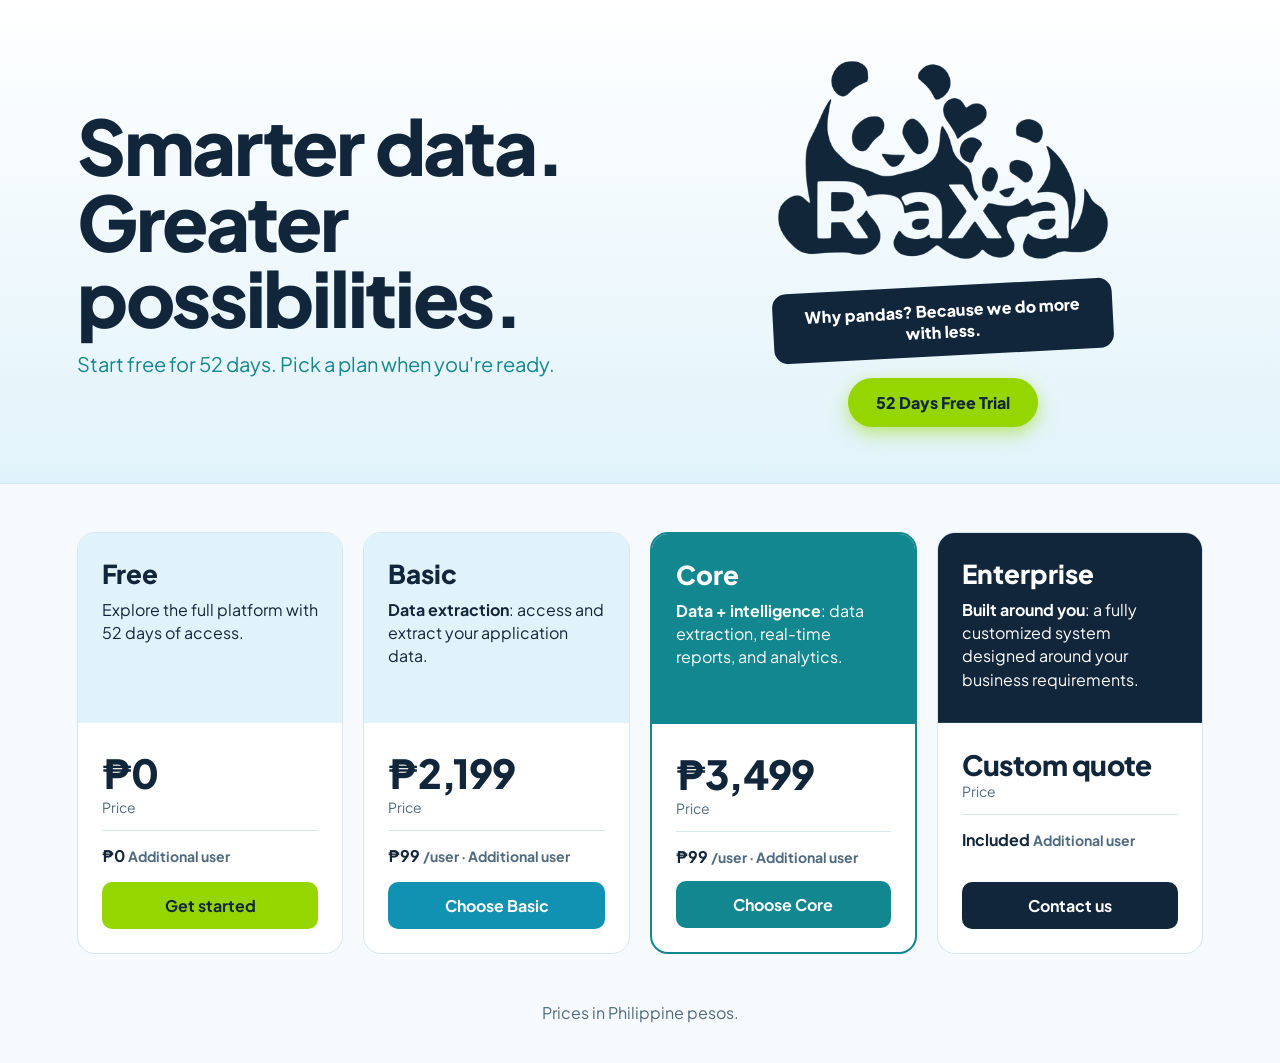
<file: assets/Pricing.html>
<!DOCTYPE html><html lang="en"><head><meta charset="utf-8"><title>RaXa Pricing (Light)</title>
<meta name="viewport" content="width=device-width, initial-scale=1, viewport-fit=cover">
<link href="https://fonts.googleapis.com/css2?family=Plus+Jakarta+Sans:wght@500;700;800&display=swap" rel="stylesheet">
<style>
:root{--navy:#12263B;--teal:#13878F;--sky:#E1F3FA;--ink:#12263B;--lime:#96D600;--bg:#F6FAFC;--card:#fff;--mut:#4F6A7E;--line:#D5E6EE;box-sizing:border-box;padding-top:env(safe-area-inset-top,0px);padding-bottom:env(safe-area-inset-bottom,0px)}
*{box-sizing:inherit}body{margin:0;background:var(--bg);color:var(--ink);font-family:'Plus Jakarta Sans',system-ui,sans-serif}
.hero{background:linear-gradient(180deg,#FFFFFF,#E1F3FA);color:#12263B;border-bottom:1px solid var(--line);display:grid;grid-template-columns:1.1fr 1fr;gap:32px;align-items:center;padding:56px max(24px,6vw)}
.hero h1{font-size:clamp(40px,6vw,76px);line-height:1;margin:0 0 16px;font-weight:800;letter-spacing:-.03em}
.hero p{margin:0;font-size:20px;color:#13878F}
.logo{width:100%;max-width:340px;justify-self:center}
.bubble{background:#12263B;color:#fff;font-weight:800;padding:14px 20px;border-radius:14px;transform:rotate(-3deg);margin:18px auto 0;max-width:340px}
.trial{display:inline-block;margin-top:22px;background:var(--lime);color:#12263B;font-weight:800;padding:14px 28px;border-radius:999px;text-decoration:none;box-shadow:0 6px 18px #96D60088}
.heroR{text-align:center}
main{padding:48px max(24px,6vw)}
.grid{display:grid;grid-template-columns:repeat(auto-fit,minmax(230px,1fr));gap:20px;max-width:1200px;margin:0 auto}
.plan{background:var(--card);border:1px solid var(--line);border-radius:18px;overflow:hidden;display:flex;flex-direction:column}
.top{padding:24px;min-height:190px}
.top h2{margin:0 0 8px;font-size:26px;font-weight:800}.top p{margin:0;line-height:1.45}
.free .top,.basic .top{background:var(--sky);color:var(--ink)}
.core .top{background:#13878F;color:#fff}.ent .top{background:#12263B;color:#fff;border-bottom:1px solid #24425C}
.core{border-color:#13878F;border-width:2px}
.body{padding:24px;display:flex;flex-direction:column;gap:14px;flex:1}
.price{font-size:40px;font-weight:800;letter-spacing:-.02em}.price.q{font-size:28px}
.mut{color:var(--mut);font-size:14px}
.user{border-top:1px solid var(--line);padding-top:14px;font-weight:700}
.btn{margin-top:auto;display:block;text-align:center;padding:13px;border-radius:10px;font-weight:700;text-decoration:none;color:#fff}
.free .btn{background:var(--lime);color:#12263B}.basic .btn{background:#1292B3}.core .btn{background:#13878F}.ent .btn{background:#12263B}
.btn:focus-visible,.trial:focus-visible{outline:3px solid #13878F;outline-offset:3px}
footer{text-align:center;color:var(--mut);padding:0 24px 40px}
@media(max-width:760px){.hero{grid-template-columns:1fr;text-align:center}}
</style></head><body>
<header class="hero"><div><h1>Smarter data.<br>Greater possibilities.</h1><p>Start free for 52 days. Pick a plan when you're ready.</p></div>
<div class="heroR"><img class="logo" alt="RaXa" src="[data-uri]"><div class="bubble">Why pandas? Because we do more with less.</div><a class="trial" href="#free">52 Days Free Trial</a></div></header>
<main><div class="grid">
<section class="plan free" id="free"><div class="top"><h2>Free</h2><p>Explore the full platform with 52 days of access.</p></div><div class="body"><div><div class="price">₱0</div><div class="mut">Price</div></div><div class="user">₱0 <span class="mut">Additional user</span></div><a class="btn" href="#">Get started</a></div></section>
<section class="plan basic"><div class="top"><h2>Basic</h2><p><b>Data extraction</b>: access and extract your application data.</p></div><div class="body"><div><div class="price">₱2,199</div><div class="mut">Price</div></div><div class="user">₱99 <span class="mut">/user · Additional user</span></div><a class="btn" href="#">Choose Basic</a></div></section>
<section class="plan core"><div class="top"><h2>Core</h2><p><b>Data + intelligence</b>: data extraction, real-time reports, and analytics.</p></div><div class="body"><div><div class="price">₱3,499</div><div class="mut">Price</div></div><div class="user">₱99 <span class="mut">/user · Additional user</span></div><a class="btn" href="#">Choose Core</a></div></section>
<section class="plan ent"><div class="top"><h2>Enterprise</h2><p><b>Built around you</b>: a fully customized system designed around your business requirements.</p></div><div class="body"><div><div class="price q">Custom quote</div><div class="mut">Price</div></div><div class="user">Included <span class="mut">Additional user</span></div><a class="btn" href="#">Contact us</a></div></section>
</div></main><footer>Prices in Philippine pesos.</footer></body></html>
</file>
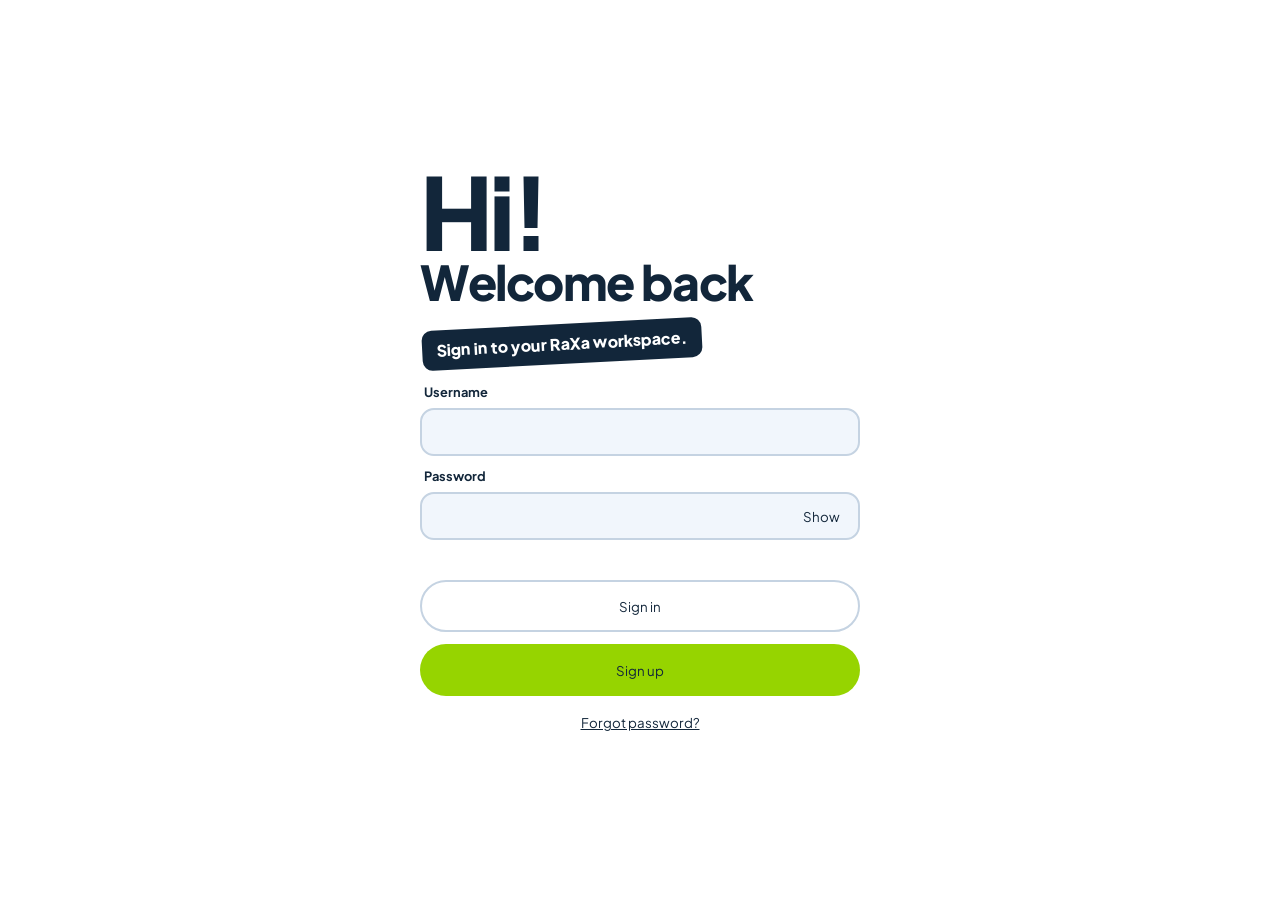
<file: backup/login.html>
<!DOCTYPE html>
<html lang="en">
<head>
<meta charset="utf-8">
<meta name="viewport" content="width=device-width, initial-scale=1, viewport-fit=cover">
<title>Sign in | RaXa Systems</title>
<link rel="icon" type="image/png" href="assets/logo.png">
<link href="https://fonts.googleapis.com/css2?family=Plus+Jakarta+Sans:wght@500;700;800&display=swap" rel="stylesheet">
<style>
:root{--bg:#fff;--ink:#12263a;--sub:#4a5d70;--field:#f1f6fc;--line:#c5d3e2;--lime:#96d400;--bad:#e5484d;--ok:#5f8f00}
@media(prefers-color-scheme:dark){:root{--bg:#12263a;--ink:#eef1f7;--sub:#9fb2c6;--field:#0d1c2b;--line:#2c4a68;--ok:#96d400}}
*{box-sizing:border-box}
body{margin:0;min-height:100dvh;display:grid;place-items:center;padding:24px 16px;background:var(--bg);color:var(--ink);font:500 16px/1.4 "Plus Jakarta Sans",system-ui,sans-serif}
.page{width:min(100%,440px)}
h1{margin:0}.hi{display:block;font-size:clamp(60px,17vw,100px);line-height:.95;letter-spacing:-.04em;font-weight:800}
.welcome{display:block;font-size:clamp(32px,8.5vw,48px);line-height:1;letter-spacing:-.03em;font-weight:800}
.tag{display:inline-block;margin:18px 0 0 2px;padding:.55em .9em;background:var(--ink);color:var(--bg);border-radius:10px;font-weight:800;transform:rotate(-3deg)}
form{display:grid;gap:12px;margin-top:20px}
label{display:block;margin:0 0 6px 4px;font-size:.8em;font-weight:700}
.field{position:relative}
input{width:100%;height:48px;padding:0 16px;background:var(--field);color:var(--ink);border:2px solid var(--line);border-radius:14px;font:inherit}
input:focus{outline:none;border-color:var(--lime);box-shadow:0 0 0 3px rgba(150,212,0,.28)}
input[readonly]{opacity:.75;cursor:default}
.has-btn input{padding-right:76px}
.show{position:absolute;right:8px;top:50%;transform:translateY(-50%);padding:6px 12px;background:none;color:var(--ink);border:0;border-radius:99px;font:700 .8em inherit;cursor:pointer}
button{font-family:inherit}
.btn{height:52px;width:100%;border:2px solid var(--line);border-radius:99px;font:800 1.05em inherit;cursor:pointer;background:#fff;color:#12263a}
.btn.green{background:var(--lime);border:0}
.btn:disabled{opacity:.6;cursor:wait}
.link{background:none;border:0;padding:6px;color:var(--ink);font:700 .85em inherit;text-decoration:underline;cursor:pointer;justify-self:center}
.msg{min-height:1.2em;margin:0;color:var(--bad);font-size:.85em;font-weight:700;text-align:center}
.msg.ok{color:var(--ok)}
.note{padding:10px 14px;background:rgba(255,183,3,.16);border:2px solid #ffb703;border-radius:14px;font-size:.8em;font-weight:700}
dialog{width:min(520px,calc(100% - 24px));max-height:calc(100dvh - 24px);padding:0;background:var(--bg);color:var(--ink);border:2px solid var(--line);border-radius:22px}
dialog[open]{display:flex;flex-direction:column}
dialog::backdrop{background:rgba(10,22,36,.6)}
.head{display:flex;justify-content:space-between;gap:12px;padding:20px 22px 0}
.head h2{margin:0;font-size:28px;letter-spacing:-.03em;font-weight:800}
.head p{margin:6px 0 0;color:var(--sub);font-size:.85em}
.x{flex:none;width:38px;height:38px;background:var(--field);color:var(--ink);border:2px solid var(--line);border-radius:50%;font-size:20px;cursor:pointer}
.body{padding:16px 22px 22px;overflow-y:auto}
.body form{margin:0}
.grid{display:grid;grid-template-columns:1fr 1fr;gap:12px 14px}
.wide{grid-column:1/-1}
@media(max-width:480px){.grid{grid-template-columns:1fr}}
.rules{display:flex;flex-wrap:wrap;gap:4px 12px;margin:0;padding:0;list-style:none;font-size:.75em;font-weight:700;color:var(--sub)}
.rules li::before{content:"\25CB\00a0"}.rules li.ok{color:var(--ok)}.rules li.ok::before{content:"\2713\00a0"}
.lh{margin-left:6px;color:var(--sub);font-size:.9em;font-weight:500}
.lh::before{content:"\2022\00a0"}
.hint{margin:4px 0 0 4px;color:var(--sub);font-size:.75em;font-weight:500}
.code{letter-spacing:.3em;text-transform:uppercase;font-weight:800}
[hidden]{display:none!important}
</style>
</head>
<body>
<main class="page">
  <h1><span class="hi">Hi!</span><span class="welcome">Welcome back</span></h1>
  <p class="tag">Sign in to your RaXa workspace.</p>
  <form id="loginForm" novalidate>
    <div><label for="username">Username</label><div class="field"><input id="username" autocomplete="username" autocapitalize="none" required></div></div>
    <div><label for="password">Password</label><div class="field has-btn"><input id="password" type="password" autocomplete="current-password" required><button class="show" type="button" data-for="password">Show</button></div></div>
    <p class="msg" id="loginMsg" role="alert"></p>
    <button class="btn" id="loginBtn" type="submit">Sign in</button>
    <button class="btn green" id="signupBtn" type="button">Sign up</button>
    <button class="link" id="forgotBtn" type="button">Forgot password?</button>
  </form>
</main>

<!-- SIGN UP -->
<dialog id="suDlg">
  <div class="head"><div><h2>Create your account</h2><p>You'll be the Admin of your RaXa workspace.</p></div><button class="x" type="button" data-close aria-label="Close">&times;</button></div>
  <div class="body">
    <form id="suForm" novalidate autocomplete="off">
      <div class="grid">
        <div class="wide"><label for="su_accountName">Account name</label><input id="su_accountName"></div>
        <div><label for="su_industry">Industry</label><input id="su_industry"></div>
        <div><label for="su_country">Country</label><input id="su_country"></div>
        <div><label for="su_city">City</label><input id="su_city"></div>
        <div><label for="su_contactPerson">Contact person</label><input id="su_contactPerson"></div>
        <div><label for="su_designation">Designation</label><input id="su_designation"></div>
        <div><label for="su_contactNumber">Contact number</label><input id="su_contactNumber" type="tel"></div>
        <div class="wide"><label for="su_contactEmail">Contact email</label><input id="su_contactEmail" type="email" autocapitalize="none"></div>
        <div><label for="su_nickname">Admin nickname</label><input id="su_nickname"></div>
        <div><label for="su_username">Username</label><input id="su_username" autocapitalize="none"></div>
        <div><label for="su_password">Password</label><div class="field has-btn"><input id="su_password" type="password" autocomplete="new-password"><button class="show" type="button" data-for="su_password">Show</button></div></div>
        <div><label for="su_password2">Retype password</label><div class="field has-btn"><input id="su_password2" type="password" autocomplete="new-password"><button class="show" type="button" data-for="su_password2">Show</button></div></div>
        <ul class="rules wide" data-rules="su_password"><li data-r="len">8+ characters</li><li data-r="num">1 number</li><li data-r="up">1 uppercase</li><li data-r="sp">1 special character</li><li data-r="ns">No spaces</li></ul>
      </div>
      <p class="msg" id="suMsg" role="alert"></p>
      <button class="btn green" id="suBtn" type="submit">Create account</button>
    </form>
  </div>
</dialog>

<!-- FORGOT PASSWORD -->
<dialog id="fpDlg">
  <div class="head"><div><h2 id="fpTitle">Forgot password</h2><p id="fpSub">Enter your account details to receive a reset code.</p></div><button class="x" type="button" data-close aria-label="Close">&times;</button></div>
  <div class="body">
    <div id="fpReq">
      <form id="fpForm" novalidate autocomplete="off">
        <div class="note"><b>Notice:</b> Only organizational administrators can change passwords. If you are not an administrator, please contact your IT or system administration.</div>
        <div><label for="fp_accountName">Account name <span class="lh">Often the company name</span></label><input id="fp_accountName"></div>
        <div><label for="fp_email">Contact email <span class="lh">The contact email you registered</span></label><input id="fp_email" type="email" autocapitalize="none"></div>
        <div><label for="fp_phone">Contact number <span class="lh">The contact number you registered</span></label><input id="fp_phone" type="tel"></div>
        <div><label for="fp_sendTo">Where to send the code</label><input id="fp_sendTo" type="email" autocapitalize="none" placeholder="Email that will receive the code"></div>
        <p class="msg" id="fpMsg" role="alert"></p>
        <button class="btn green" id="fpBtn" type="submit">Send code</button>
        <button class="link" id="haveCode" type="button">Already have a code</button>
      </form>
    </div>
  </div>
</dialog>

<!-- ALREADY HAVE A CODE -->
<dialog id="fcDlg">
  <div class="head"><div><h2>Enter your code</h2><p id="fcSub">Type the 6-character code from your email.</p></div><button class="x" type="button" data-close aria-label="Close">&times;</button></div>
  <div class="body">
    <form id="codeForm" novalidate autocomplete="off">
      <div><label for="fc_code">Code</label><input class="code" id="fc_code" maxlength="6" autocomplete="one-time-code" autocapitalize="characters"></div>
      <p class="msg" id="codeMsg" role="alert"></p>
      <button class="btn green" id="codeBtn" type="submit">Verify code</button>
    </form>
    <form id="newPwForm" novalidate autocomplete="off" hidden>
      <div class="grid">
        <div class="wide"><label>Account ID</label><input id="ci_id" readonly></div>
        <div class="wide"><label>Account name</label><input id="ci_name" readonly></div>
        <div><label>Contact person</label><input id="ci_person" readonly></div>
        <div><label>Contact email</label><input id="ci_email" readonly></div>
        <div><label for="np1">New password</label><div class="field has-btn"><input id="np1" type="password" autocomplete="new-password"><button class="show" type="button" data-for="np1">Show</button></div></div>
        <div><label for="np2">Retype password</label><div class="field has-btn"><input id="np2" type="password" autocomplete="new-password"><button class="show" type="button" data-for="np2">Show</button></div></div>
        <ul class="rules wide" data-rules="np1"><li data-r="len">8+ characters</li><li data-r="num">1 number</li><li data-r="up">1 uppercase</li><li data-r="sp">1 special character</li><li data-r="ns">No spaces</li></ul>
      </div>
      <p class="msg" id="npMsg" role="alert"></p>
      <button class="btn green" id="npBtn" type="submit">Save new password</button>
    </form>
  </div>
</dialog>

<script>
(function () {
  var API = "https://script.google.com/macros/s/AKfycbxKI9W4narvcHMqxpW1nM8sSsLmcIGCywGV5-8iYpgi15cAW9SVXp7UEr7bWwWgieT10w/exec";
  var LANDING = "landing.html";
  var $ = function (i) { return document.getElementById(i); };
  var v = function (i) { return $(i).value.trim(); };
  var resetToken = "";

  // Apps Script web apps don't answer CORS preflights, so send text/plain
  function post(payload) {
    return fetch(API, { method: "POST", headers: { "Content-Type": "text/plain;charset=utf-8" }, body: JSON.stringify(payload) })
      .then(function (r) { return r.json(); })
      .then(function (res) { if (!res || !res.ok) throw new Error((res && res.error) || "Something went wrong."); return res; });
  }
  function say(el, text, ok) { el.textContent = text; el.className = "msg" + (ok ? " ok" : ""); }
  function fail(el, ex) { say(el, ex.name === "TypeError" || ex.name === "SyntaxError" ? "Can't reach the server. Try again." : ex.message); }
  function busy(btn, on, label) { btn.disabled = on; btn.dataset.l = btn.dataset.l || btn.textContent; btn.textContent = on ? label : btn.dataset.l; }
  function open(d) { d.showModal(); }
  function strong(p) { return p.length >= 8 && /\d/.test(p) && /[A-Z]/.test(p) && /[^A-Za-z0-9\s]/.test(p) && !/\s/.test(p); }
  function isEmail(s) { return /^\S+@\S+\.\S+$/.test(s); }

  // show/hide, close buttons, live password rules
  document.querySelectorAll(".show").forEach(function (b) {
    b.onclick = function () { var i = $(b.dataset.for), h = i.type === "password"; i.type = h ? "text" : "password"; b.textContent = h ? "Hide" : "Show"; };
  });
  document.querySelectorAll("[data-close]").forEach(function (b) { b.onclick = function () { b.closest("dialog").close(); }; });
  document.querySelectorAll("[data-rules]").forEach(function (ul) {
    $(ul.dataset.rules).addEventListener("input", function (e) {
      var p = e.target.value, r = { len: p.length >= 8, num: /\d/.test(p), up: /[A-Z]/.test(p), sp: /[^A-Za-z0-9\s]/.test(p), ns: p && !/\s/.test(p) };
      [].forEach.call(ul.children, function (li) { li.classList.toggle("ok", !!r[li.dataset.r]); });
    });
  });
  $("fc_code").addEventListener("input", function () { this.value = this.value.toUpperCase().replace(/[^A-Z0-9]/g, ""); });

  // ---------- sign in (checks the Users table) ----------
  $("loginForm").onsubmit = function (e) {
    e.preventDefault();
    var m = $("loginMsg"), btn = $("loginBtn");
    if (!v("username") || !$("password").value) return say(m, "Enter your username and password.");
    say(m, ""); busy(btn, true, "Signing in\u2026");
    post({ action: "login", username: v("username"), password: $("password").value })
      .then(function (res) {
        if (!res.token) throw new Error("Sign-in failed.");
        var u = res.user || {};
        try {
          sessionStorage.setItem("raxa-token", res.token);
          sessionStorage.setItem("raxa-account-id", u.accountId || "");
          sessionStorage.setItem("raxa-user-name", u.nickname || u.username || v("username"));
        } catch (x) {}
        location.href = LANDING;
      })
      .catch(function (ex) { fail(m, ex); busy(btn, false); $("password").focus(); });
  };

  // ---------- sign up (creates Clients row + Admin row in Users) ----------
  $("signupBtn").onclick = function () { say($("suMsg"), ""); open($("suDlg")); };
  $("suForm").onsubmit = function (e) {
    e.preventDefault();
    var m = $("suMsg"), btn = $("suBtn");
    var f = ["accountName", "industry", "country", "city", "contactPerson", "designation", "contactNumber", "contactEmail", "nickname", "username"];
    for (var i = 0; i < f.length; i++) if (!v("su_" + f[i])) return say(m, "Please fill in every field.");
    if (!isEmail(v("su_contactEmail"))) return say(m, "Enter a valid email address.");
    if (!/^[A-Za-z0-9._-]{4,50}$/.test(v("su_username"))) return say(m, "Username needs 4+ letters, numbers, dots, dashes or underscores.");
    if (!strong($("su_password").value)) return say(m, "Password needs 8+ characters with a number, an uppercase letter and a special character, and no spaces.");
    if ($("su_password").value !== $("su_password2").value) return say(m, "Passwords don\u2019t match.");
    var p = { action: "signup", password: $("su_password").value };
    f.forEach(function (k) { p[k] = v("su_" + k); });
    say(m, ""); busy(btn, true, "Creating account\u2026");
    post(p).then(function (res) {
      $("suDlg").close(); $("suForm").reset();
      $("username").value = p.username; $("password").value = "";
      say($("loginMsg"), "Account created. Your Account ID is " + (res.accountId || "") + ". Sign in to continue.", true);
    }).catch(function (ex) { fail(m, ex); }).then(function () { busy(btn, false); });
  };

  // ---------- forgot password: request a code ----------
  $("forgotBtn").onclick = function () { say($("fpMsg"), ""); open($("fpDlg")); };
  $("fpForm").onsubmit = function (e) {
    e.preventDefault();
    var m = $("fpMsg"), btn = $("fpBtn");
    if (!v("fp_accountName")) return say(m, "Enter your account name.");
    if (!isEmail(v("fp_email"))) return say(m, "Enter a valid contact email.");
    if (v("fp_phone").replace(/\D/g, "").length < 7) return say(m, "Enter your contact number.");
    if (!isEmail(v("fp_sendTo"))) return say(m, "Enter the email where the code should be sent.");
    say(m, ""); busy(btn, true, "Sending\u2026");
    post({ action: "forgot", accountName: v("fp_accountName"), contactEmail: v("fp_email"), contactNumber: v("fp_phone"), sendTo: v("fp_sendTo") })
      .then(function () { say(m, "A 6-character code has been sent to " + v("fp_sendTo") + ".", true); })
      .catch(function (ex) { fail(m, ex); }).then(function () { busy(btn, false); });
  };

  // ---------- already have a code ----------
  $("haveCode").onclick = function () {
    $("fpDlg").close(); resetToken = "";
    $("codeForm").hidden = false; $("newPwForm").hidden = true; $("codeForm").reset(); $("newPwForm").reset();
    say($("codeMsg"), ""); say($("npMsg"), ""); $("fcSub").textContent = "Type the 6-character code from your email.";
    open($("fcDlg")); $("fc_code").focus();
  };
  $("codeForm").onsubmit = function (e) {
    e.preventDefault();
    var m = $("codeMsg"), btn = $("codeBtn"), code = v("fc_code");
    if (!/^[A-Z0-9]{6}$/.test(code)) return say(m, "Enter the 6-character code.");
    say(m, ""); busy(btn, true, "Checking\u2026");
    // server finds the code in cpass, marks it "used" and returns the client info
    post({ action: "checkcode", code: code }).then(function (res) {
      var c = res.client || {};
      resetToken = res.resetToken;
      $("ci_id").value = c.accountId || ""; $("ci_name").value = c.accountName || "";
      $("ci_person").value = c.contactPerson || ""; $("ci_email").value = c.contactEmail || "";
      $("codeForm").hidden = true; $("newPwForm").hidden = false;
      $("fcSub").textContent = "Confirm your account and choose a new password."; $("np1").focus();
    }).catch(function (ex) { fail(m, ex); }).then(function () { busy(btn, false); });
  };
  $("newPwForm").onsubmit = function (e) {
    e.preventDefault();
    var m = $("npMsg"), btn = $("npBtn"), p = $("np1").value;
    if (!strong(p)) return say(m, "Password needs 8+ characters with a number, an uppercase letter and a special character, and no spaces.");
    if (p !== $("np2").value) return say(m, "Passwords don\u2019t match.");
    say(m, ""); busy(btn, true, "Saving\u2026");
    post({ action: "resetpassword", accountId: $("ci_id").value, resetToken: resetToken, password: p })
      .then(function () {
        $("fcDlg").close(); resetToken = "";
        say($("loginMsg"), "Your password has been updated. Please sign in.", true);
        $("password").value = ""; $("username").focus();
      }).catch(function (ex) { fail(m, ex); }).then(function () { busy(btn, false); });
  };
  if (location.hash === "#signup") $("signupBtn").click();
  if (location.hash === "#forgot") $("forgotBtn").click();
})();
</script>
</body>
</html>
</file>
<file: assets/button1green.css>
/* ==========================================================
   button1.css  -  glowing "Explore Workspace" button (fluid)
   Put in:  RaXa 1.0/assets/
   Use:     <a class="rx-btn-neon" href="#">Explore Workspace</a>
   Optional: add class "rx-btn-neon--wiggle" for the attention wiggle
             add class "rx-btn-neon--xl" for the big hero version
   Override color with --rx-neon on a parent or on the button itself

   Everything is sized in em from one fluid font-size, so the whole
   button (text, padding, glow) shrinks and grows with the screen.
   ========================================================== */

.rx-btn-neon {
  --rx-neon: #95d600;
  --rx-size: clamp(16px, 1.2vw + 11px, 22px);   /* fluid base size */
  position: relative;
  display: inline-block;
  max-width: 100%;
  box-sizing: border-box;
  overflow: hidden;
  padding: .9em 2.2em;
  border: 0;
  border-radius: 99px;
  background: var(--rx-neon);
  color: #0a0a0a;
  font: 800 var(--rx-size)/1.1 "Plus Jakarta Sans", system-ui, sans-serif;
  letter-spacing: .02em;
  text-align: center;
  text-decoration: none;
  cursor: pointer;
  box-shadow: 0 0 .8em var(--rx-neon);
  animation: rx-pulse 1.6s infinite;
  transition: transform .15s;
}

/* light sweep that glides across the button */
.rx-btn-neon::after {
  content: "";
  position: absolute;
  top: 0;
  left: -60%;
  width: 40%;
  height: 100%;
  background: linear-gradient(90deg, transparent, #ffffffaa, transparent);
  transform: skewX(-20deg);
  animation: rx-shine 2.4s infinite;
  pointer-events: none;
}

.rx-btn-neon:hover { transform: scale(1.06); }

.rx-btn-neon:focus-visible {
  outline: 3px solid #ffb703;
  outline-offset: 3px;
}

@keyframes rx-pulse {
  0%   { box-shadow: 0 0 0 0 #95d600bb, 0 0 .8em #95d600; }
  70%  { box-shadow: 0 0 0 .9em #95d60000, 0 0 1.4em #95d600; }
  100% { box-shadow: 0 0 0 0 #95d60000, 0 0 .8em #95d600; }
}

@keyframes rx-shine {
  0%        { left: -60%; }
  60%, 100% { left: 130%; }
}

/* optional wiggle */
.rx-btn-neon--wiggle {
  animation: rx-pulse 1.6s infinite, rx-wiggle 2.2s ease-in-out infinite;
}

@keyframes rx-wiggle {
  0%, 55%, 100% { transform: rotate(0); }
  60% { transform: rotate(-5deg) scale(1.04); }
  66% { transform: rotate(5deg) scale(1.04); }
  72% { transform: rotate(-4deg); }
  78% { transform: rotate(3deg); }
  84% { transform: rotate(-1.5deg); }
  90% { transform: rotate(0); }
}

/* big version for hero / footer: scales smoothly from phone to wide desktop */
.rx-btn-neon--xl {
  --rx-size: clamp(20px, 2.6vw + 10px, 44px);
  padding: .8em 1.6em;
  font-weight: 700;
  letter-spacing: 0;
}

/* narrow screens: button fills the row, text keeps shrinking with the width */
@media (max-width: 560px) {
  .rx-btn-neon { display: block; width: 100%; padding: .9em 1em; }
  .rx-btn-neon--xl { --rx-size: clamp(20px, 5.5vw, 28px); }
}

@media (prefers-reduced-motion: reduce) {
  .rx-btn-neon,
  .rx-btn-neon::after { animation: none; }
}
</file>
<file: assets/module1light.css>
/* ==========================================================
   modules1.css  -  RaXa panda cloud + module tiles
   Put in:  RaXa 1.0/assets/
   Logo is embedded in this file (base64) - no image file needed.
   Colors can be overridden by setting these variables on a parent:
   --rx-blue  --rx-lime  --rx-ico  --rx-tile-bg  --rx-tile-text
   --rx-cloud-1  --rx-cloud-2  --rx-logo-filter
   ========================================================== */

.rx-map {
  position: relative;
  max-width: 1280px;
  margin: 0 auto;
  container-type: inline-size;
}


/* ---------- LIGHT theme ---------- */
.rx-map {
  --rx-blue: #2f72bf;
  --rx-lime: #96d400;
  --rx-ico: #1f64ad;
  --rx-tile-bg: #ffffff;
  --rx-tile-text: #12263a;
  --rx-cloud-1: #ffffff;
  --rx-cloud-2: #e9f1fc;
  --rx-logo-img: url("[data-uri]");
}

.rx-cloudbox {
  position: relative;
  aspect-ratio: 2 / 1;
  /* logo placement inside the cloud (percent of the box) */
  --logo-l: 35.3%;
  --logo-t: 43.2%;
  --logo-w: 30%;
}

.rx-cloudbox > svg {
  position: absolute;
  inset: 0;
  display: block;
  width: 100%;
  height: 100%;
}

.rx-cloudbox > .rx-cloud-m { display: none; }

/* ---------- logo (cropped to the artwork so it centers properly) ---------- */
.rx-logo {
  position: absolute;
  left: var(--logo-l);
  top: var(--logo-t);
  width: var(--logo-w);
  aspect-ratio: 3730 / 2239;  /* matches the embedded logo */
  background: var(--rx-logo-img) center / 100% 100% no-repeat;
  filter: var(--rx-logo-filter, none);
}

/* ---------- wires ---------- */
.rx-wire {
  fill: none;
  stroke: var(--rx-blue, #2f72bf);
  stroke-width: 5;
  stroke-linecap: round;
  stroke-linejoin: round;
}

.rx-flow {
  fill: none;
  stroke: var(--rx-lime, #96d400);
  stroke-width: 5;
  stroke-linecap: butt;
  stroke-dasharray: 9 10;
  animation: rx-flow 1.1s linear infinite;
}

@keyframes rx-flow {
  to { stroke-dashoffset: -19; }
}

.rx-dot      { fill: var(--rx-lime, #96d400); }
.rx-dot-glow { fill: var(--rx-lime, #96d400); opacity: .5; }

/* ---------- tiles ---------- */
.rx-tiles {
  position: absolute;
  inset: 0;
  pointer-events: none;
}

.rx-tile {
  position: absolute;
  left: var(--x);
  top: var(--y);
  width: var(--w, 14.5%);
  height: var(--h, 25%);
  box-sizing: border-box;
  pointer-events: auto;
  display: flex;
  flex-direction: column;
  align-items: center;
  justify-content: center;
  gap: .5cqw;
  background: var(--rx-tile-bg, #fff);
  color: var(--rx-tile-text, #12263a);
  border: 2.5px solid var(--rx-blue, #2f72bf);
  border-radius: 1.1cqw;
  box-shadow: 0 8px 20px rgba(20, 40, 60, .16);
  text-decoration: none;
  cursor: pointer;
  transition: transform .2s, border-color .2s, box-shadow .2s;
}

.rx-tile svg {
  width: 52%;
  height: auto;
  fill: none;
  stroke: var(--rx-ico, #1f64ad);
  stroke-width: 3;
  stroke-linecap: round;
  stroke-linejoin: round;
}

.rx-tile .rx-hl   { stroke: var(--rx-lime, #96d400); }
.rx-tile .rx-fill { fill: var(--rx-tile-bg, #fff); }

.rx-tile b {
  padding: 0 6%;
  font-size: 1.6cqw;
  line-height: 1.15;
  font-weight: 800;
  text-align: center;
}

.rx-tile--lg b   { font-size: 2cqw; }
.rx-tile--lg svg { width: 44%; }

.rx-ext {
  position: absolute;
  top: .7cqw;
  right: 1cqw;
  font-size: 1.5cqw;
  font-weight: 800;
  color: var(--rx-lime, #96d400);
  opacity: 0;
  transition: opacity .2s;
}

.rx-tile:hover,
.rx-tile:focus-visible {
  transform: translateY(-6px);
  border-color: var(--rx-lime, #96d400);
  box-shadow: 0 0 28px rgba(150, 212, 0, .55), 0 12px 24px rgba(20, 40, 60, .22);
  outline: none;
}

.rx-tile:hover .rx-ext,
.rx-tile:focus-visible .rx-ext { opacity: 1; }


/* ---------- Customer Experience tile: nudged up for better proportion ---------- */
/* adjust --rx-ce-lift to taste (0 = original position) */
.rx-tile--lg { top: calc(var(--y) - var(--rx-ce-lift, 2.2cqw)); }

/* animated connection line: tile -> cloud (same look as the other wires) */
.rx-tile--lg::before,
.rx-tile--lg::after {
  content: "";
  position: absolute;
  left: 50%;
  top: calc(100% + 2px);
  width: max(3px, .4cqw);
  height: calc(var(--rx-ce-lift, 2.2cqw) + var(--rx-ce-wire-extra, .3cqw));
  transform: translateX(-50%);
  border-radius: 3px;
  pointer-events: none;
}
.rx-tile--lg::before { background: var(--rx-blue, #2f72bf); }
.rx-tile--lg::after {
  background: repeating-linear-gradient(to bottom,
    var(--rx-lime, #96d400) 0 .7cqw, transparent .7cqw 1.5cqw);
  background-size: 100% 1.5cqw;
  border-radius: 0;
  animation: rx-flow-v 1.1s linear infinite;
}

@keyframes rx-flow-v {
  to { background-position: 0 1.5cqw; }
}

/* (phone layout removed: the cloud map now scales down proportionally at every width) */

@media (prefers-reduced-motion: reduce) {
  .rx-flow { animation: none; }
  .rx-tile--lg::after { animation: none; }
  .rx-tile { transition: none; }
}
</file>
